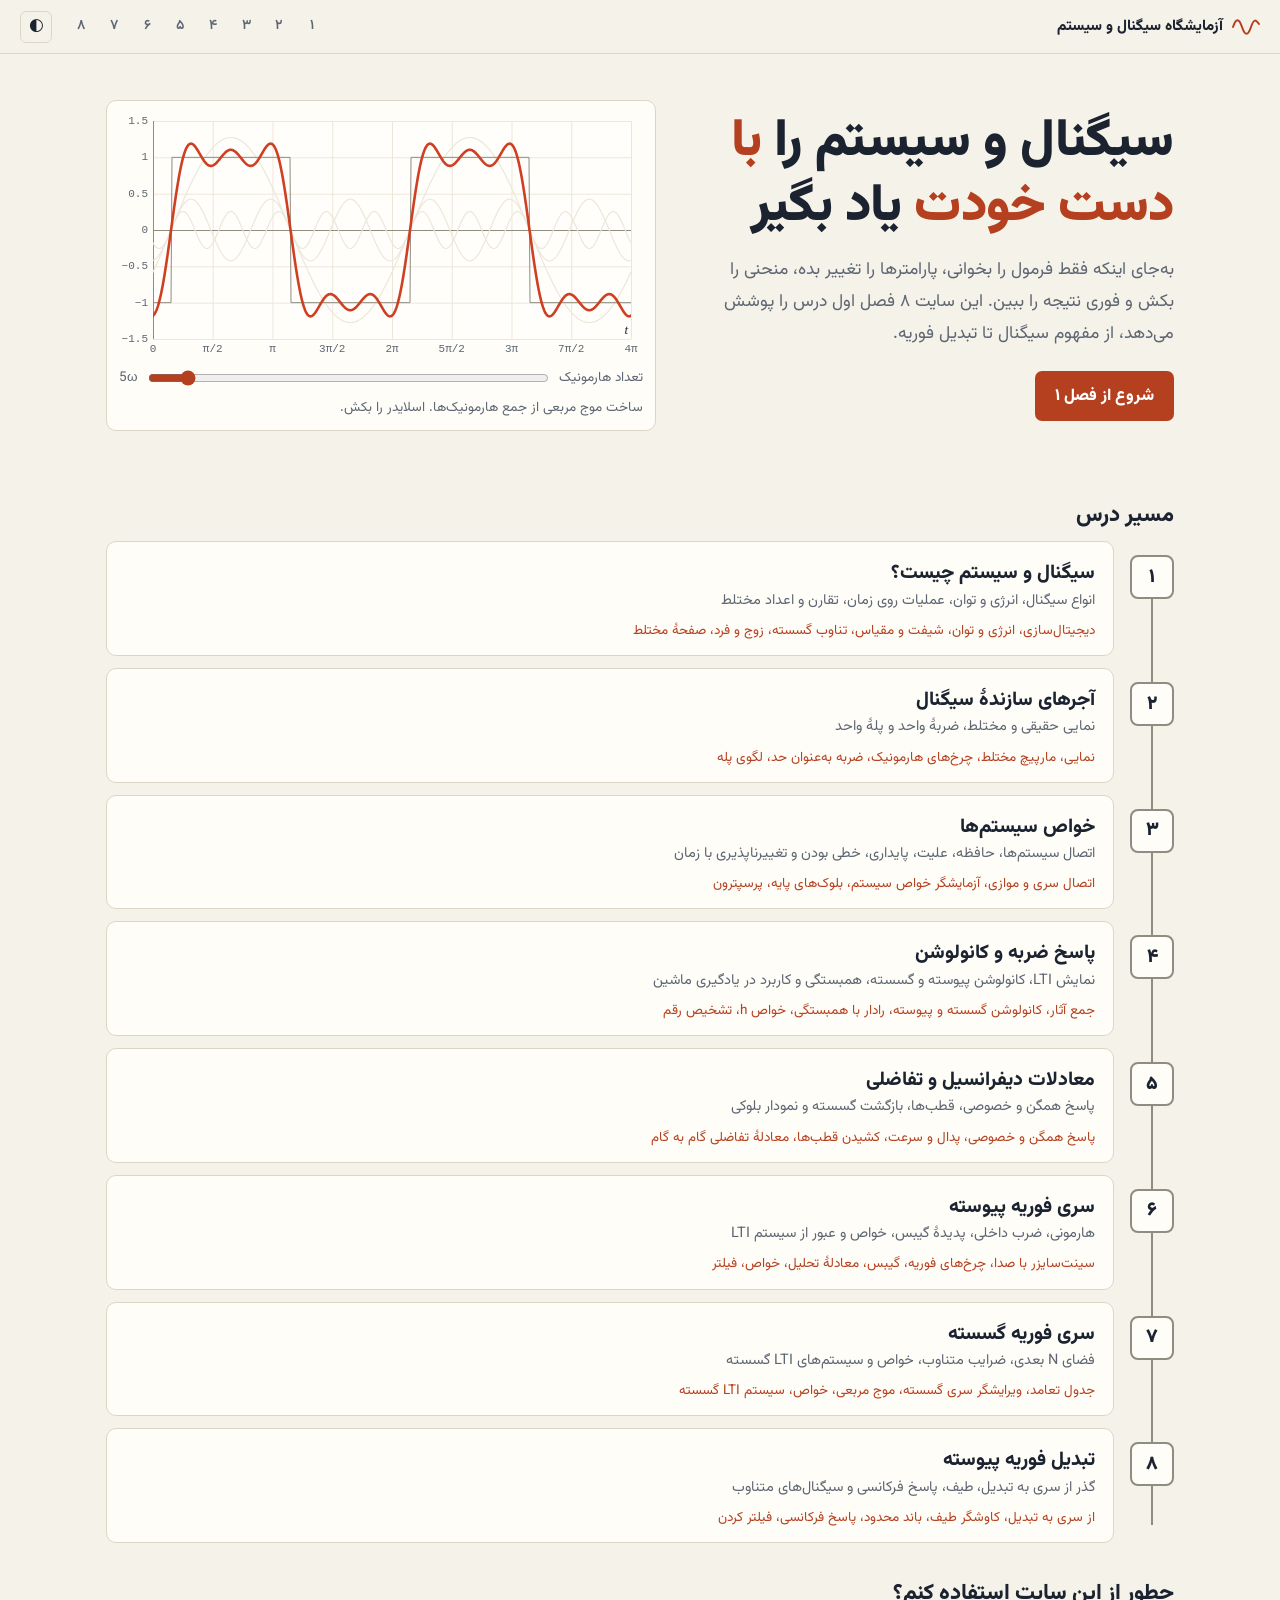
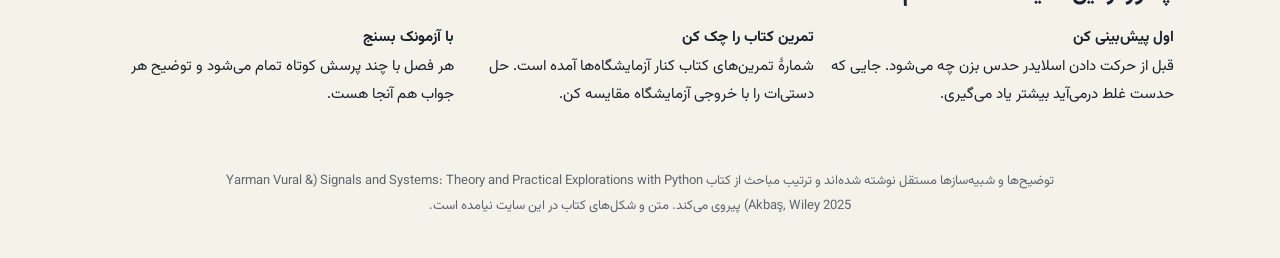
<file: index.html>
<!doctype html>
<html lang="fa" dir="rtl">
<head>
<meta charset="utf-8">
<meta name="viewport" content="width=device-width,initial-scale=1">
<title>آزمایشگاه سیگنال و سیستم</title>
<meta name="description" content="یادگیری تعاملی سیگنال و سیستم به فارسی: از مفاهیم پایه تا کانولوشن، سری فوریه و تبدیل فوریه با بیش از ۴۰ شبیه‌ساز.">
<link rel="icon" href="data:image/svg+xml,%3Csvg xmlns='http://www.w3.org/2000/svg' viewBox='0 0 28 28'%3E%3Crect width='28' height='28' rx='6' fill='%23b5401f'/%3E%3Cpath d='M3 14c3-10 6-10 9 0s6 10 9 0 3-6 4-4' fill='none' stroke='white' stroke-width='2.4' stroke-linecap='round'/%3E%3C/svg%3E">
<link rel="stylesheet" href="assets/vendor/katex/katex.min.css">
<link rel="stylesheet" href="assets/style.css">
<script defer src="assets/vendor/katex/katex.min.js"></script>
<script defer src="assets/vendor/katex/auto-render.min.js"></script>
<script defer src="assets/lib.js"></script>
<script defer src="assets/home.js"></script>
</head>
<body data-ch="">
<main class="home" style="max-width:1100px;padding-top:0">
  <section class="hero">
    <div>
      <h1>سیگنال و سیستم را <em>با دست خودت</em> یاد بگیر</h1>
      <p>به‌جای اینکه فقط فرمول را بخوانی، پارامترها را تغییر بده، منحنی را بکش و فوری نتیجه را ببین. این سایت ۸ فصل اول درس را پوشش می‌دهد، از مفهوم سیگنال تا تبدیل فوریه.</p>
      <a class="cta" href="ch1.html">شروع از فصل ۱</a>
    </div>
    <figure class="hero-fig" style="margin:0">
      <div id="hero"></div>
      <div class="hero-ctl"><label for="hero-n">تعداد هارمونیک</label><input id="hero-n" type="range" dir="ltr" min="1" max="25" step="1" value="3"><output id="hero-o" class="ltr">3</output></div>
      <figcaption>ساخت موج مربعی از جمع هارمونیک‌ها. اسلایدر را بکش.</figcaption>
    </figure>
  </section>

  <h2 class="sec-h">مسیر درس</h2>
  <ol class="path" id="path"></ol>

  <h2 class="sec-h">چطور از این سایت استفاده کنم؟</h2>
  <div class="note-how">
    <div><b>اول پیش‌بینی کن</b>قبل از حرکت دادن اسلایدر حدس بزن چه می‌شود. جایی که حدست غلط درمی‌آید بیشتر یاد می‌گیری.</div>
    <div><b>تمرین کتاب را چک کن</b>شمارهٔ تمرین‌های کتاب کنار آزمایشگاه‌ها آمده است. حل دستی‌ات را با خروجی آزمایشگاه مقایسه کن.</div>
    <div><b>با آزمونک بسنج</b>هر فصل با چند پرسش کوتاه تمام می‌شود و توضیح هر جواب هم آنجا هست.</div>
  </div>
</main>
</body>
</html>
</file>
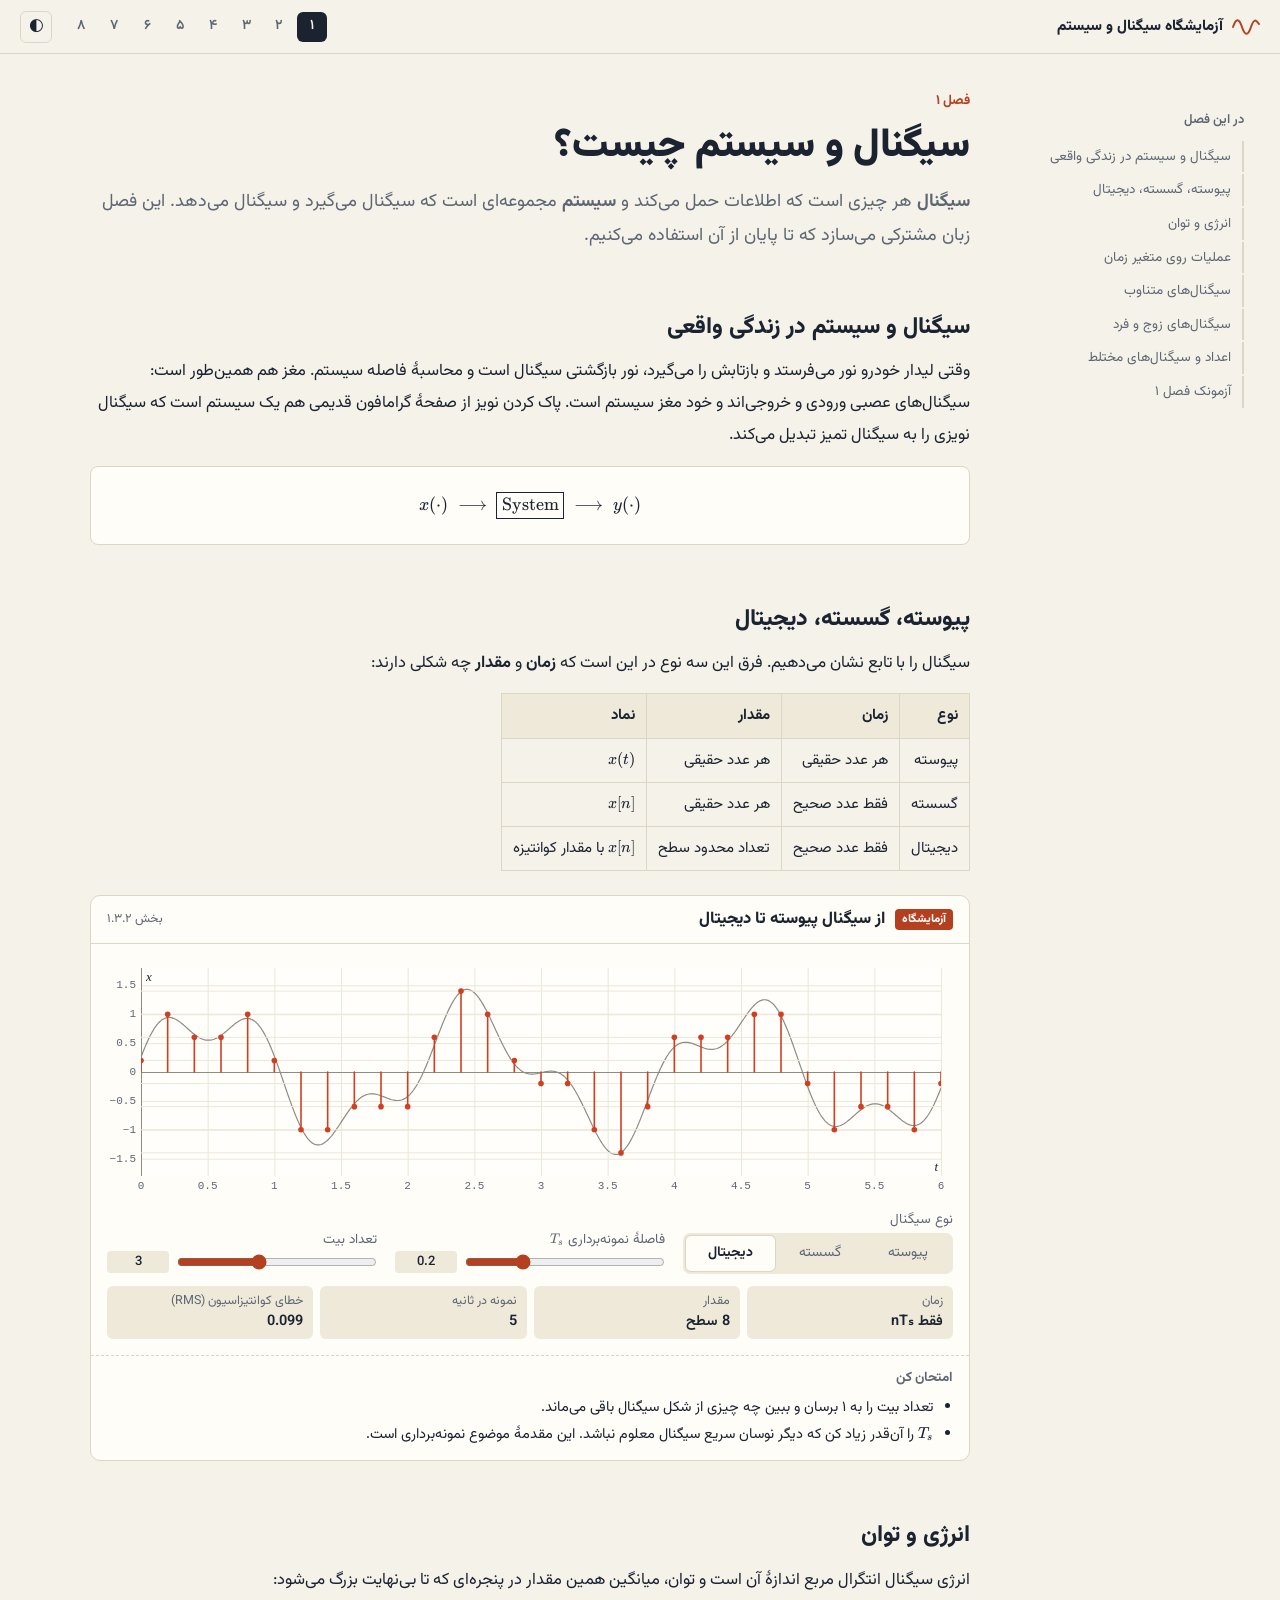
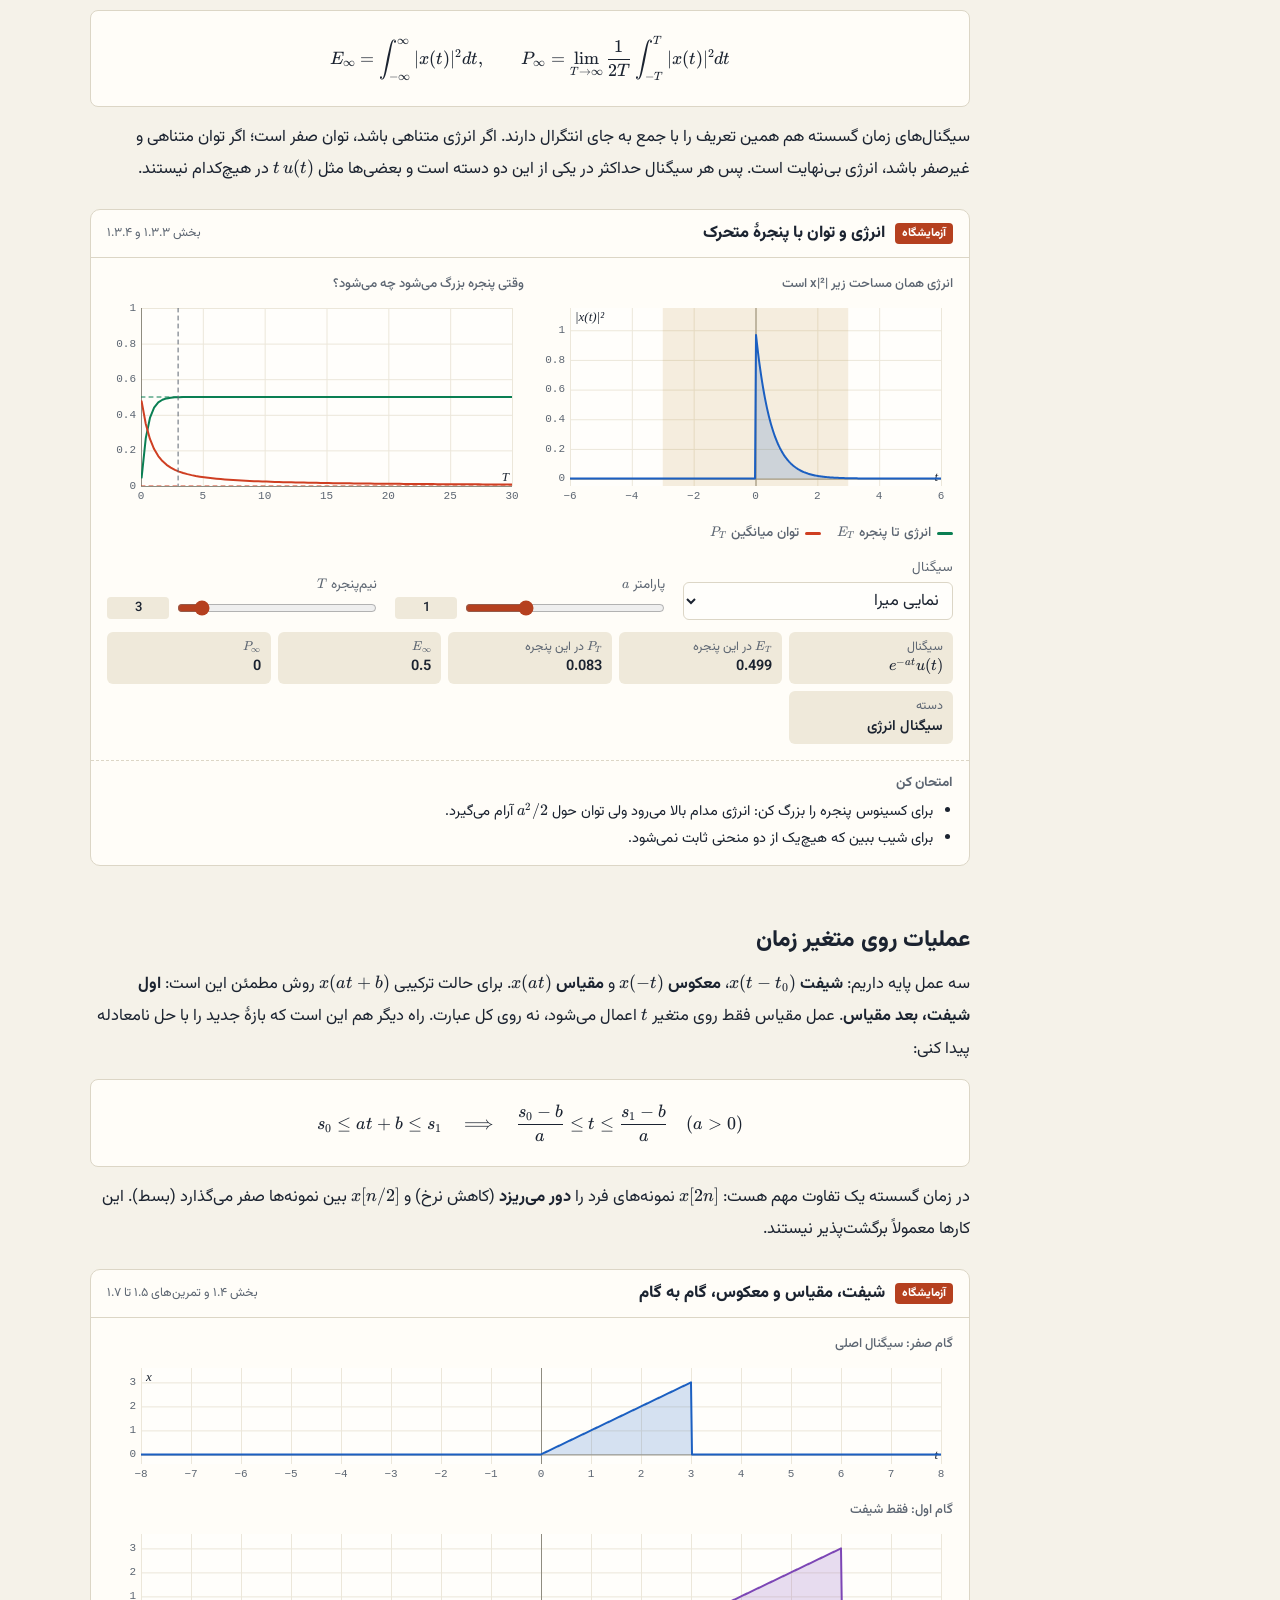
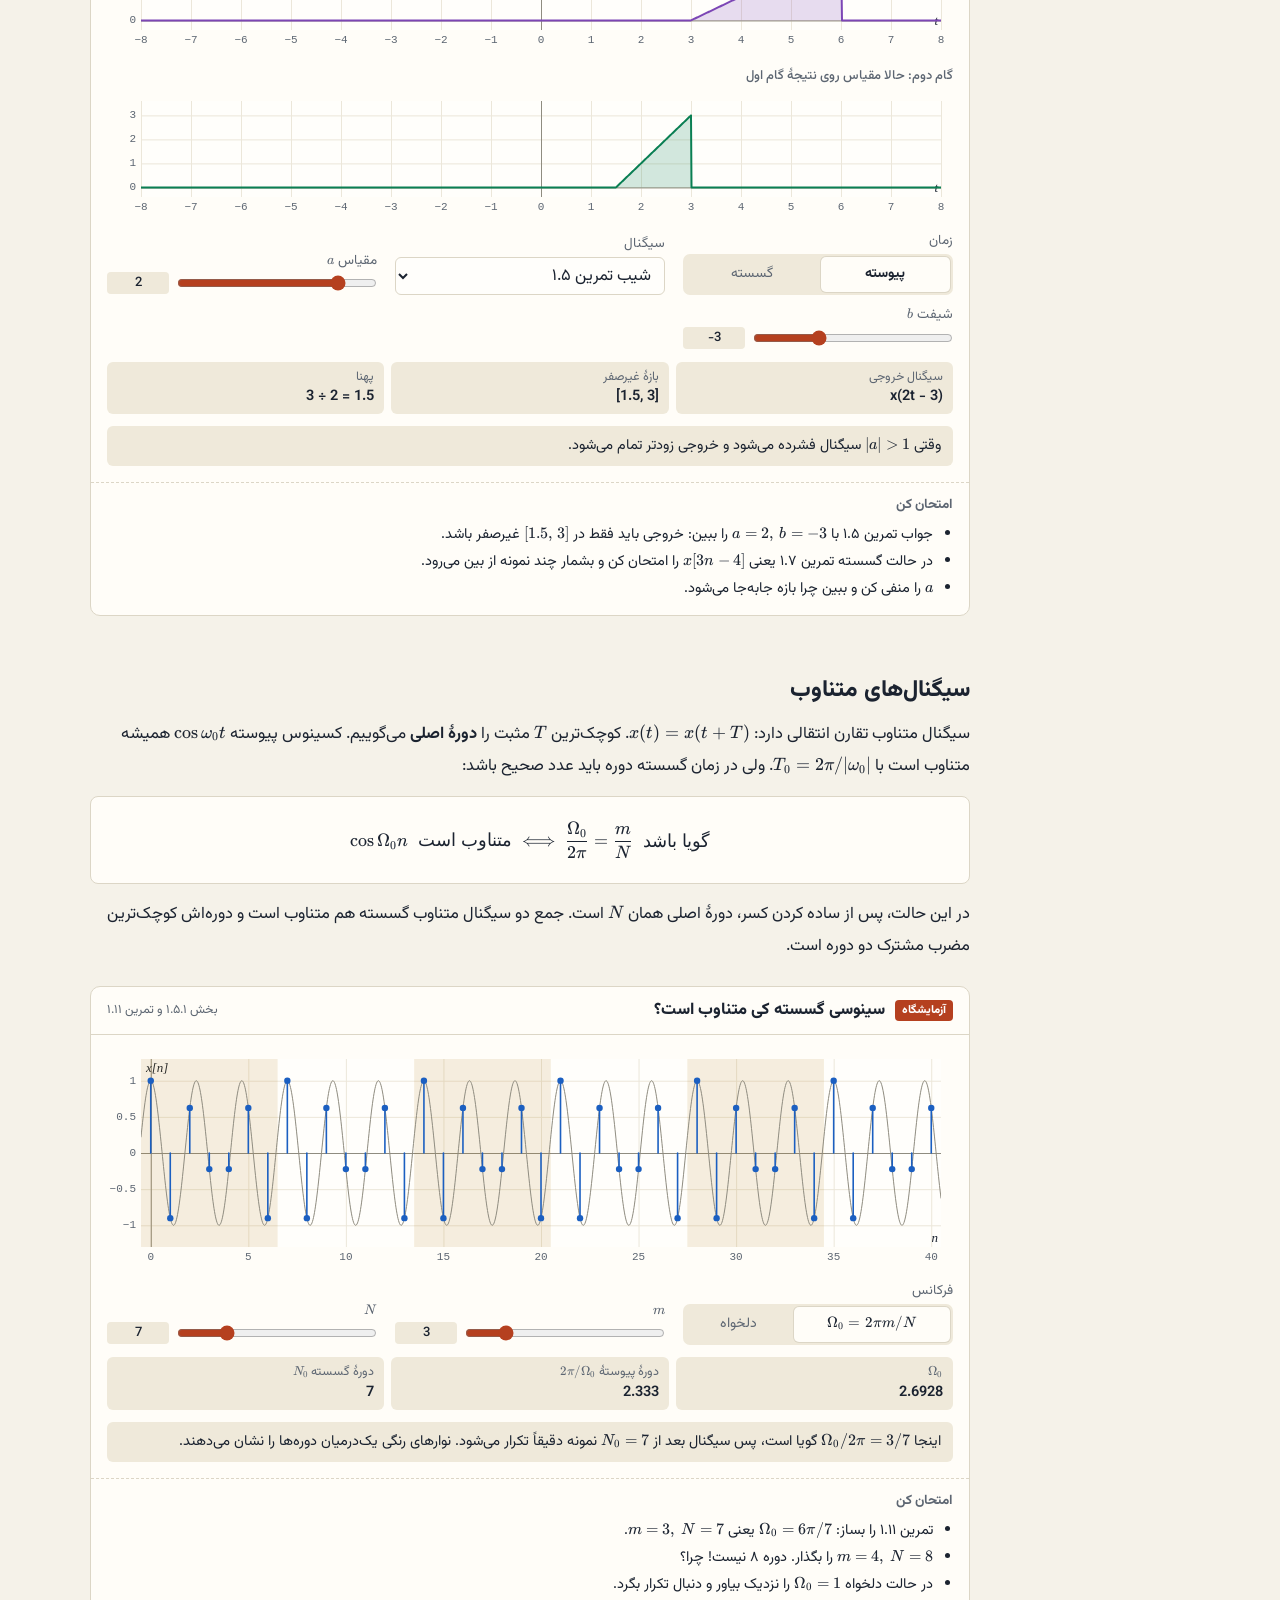
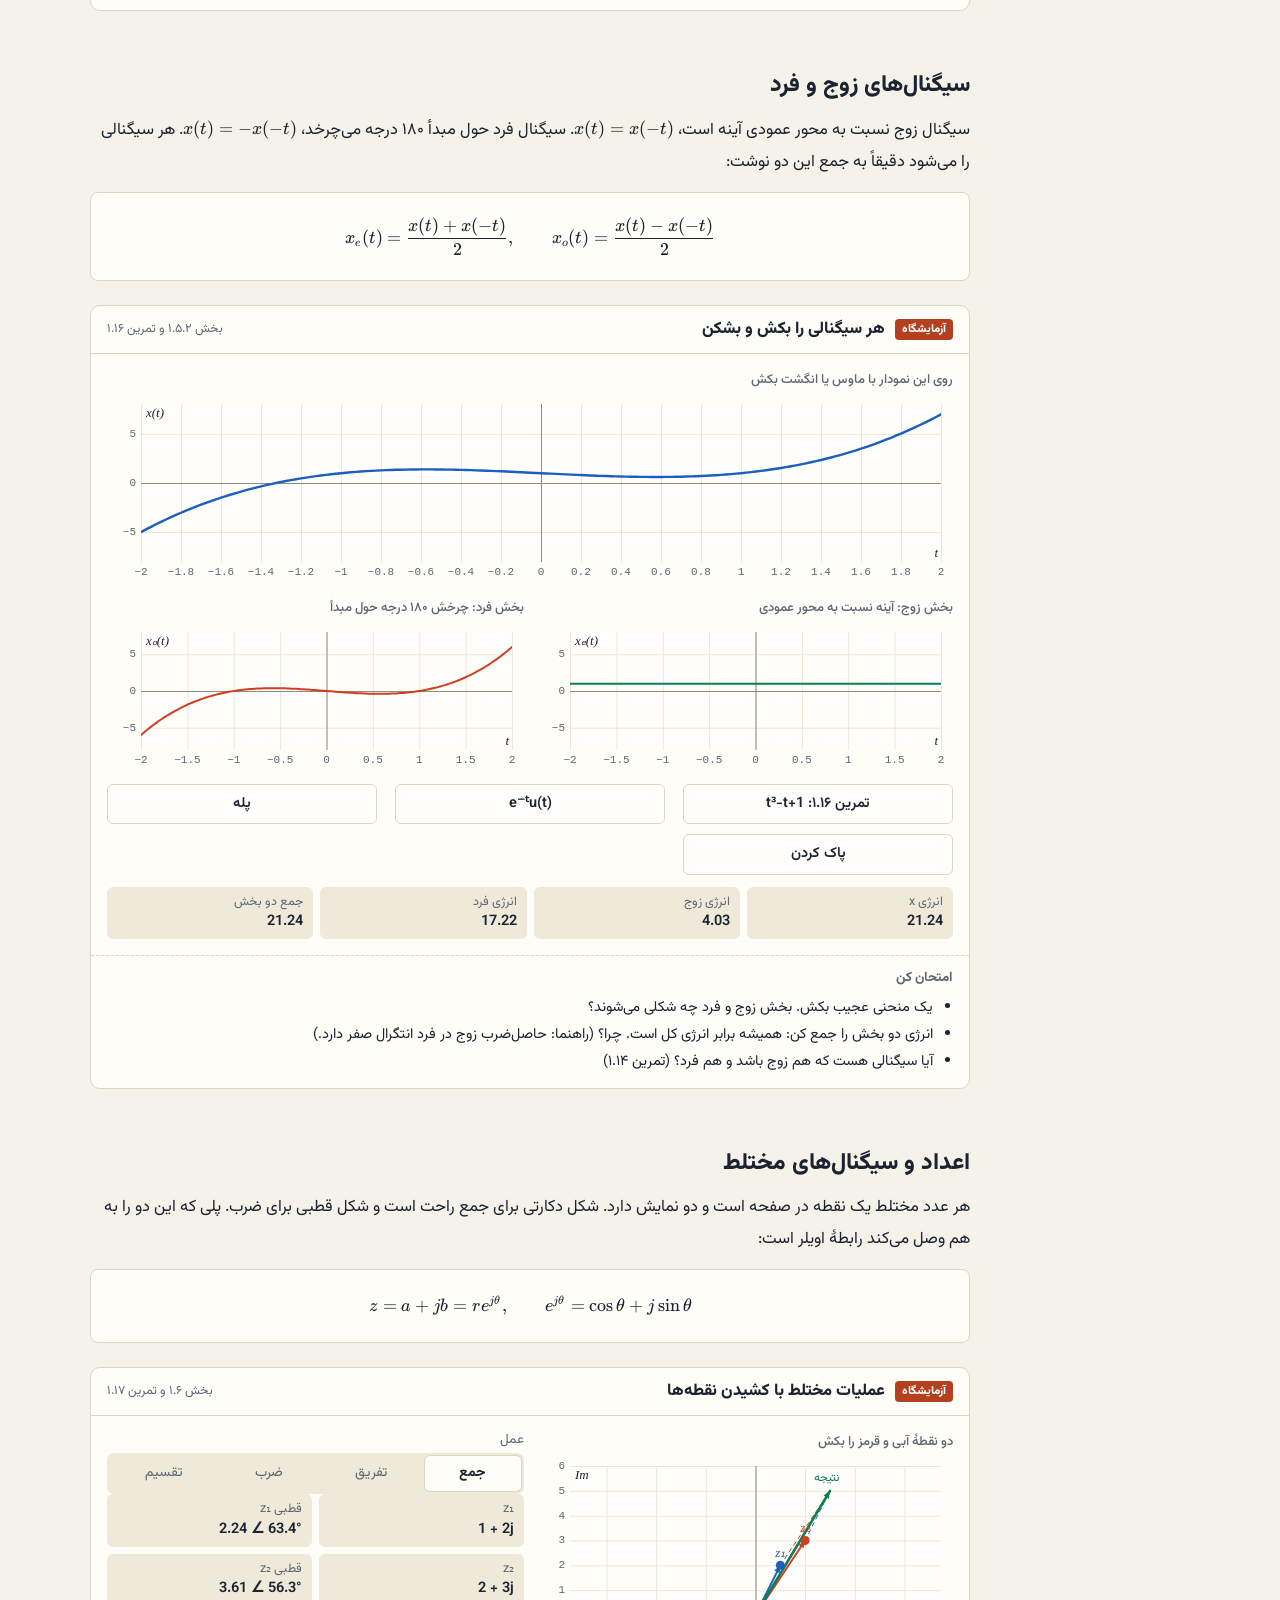
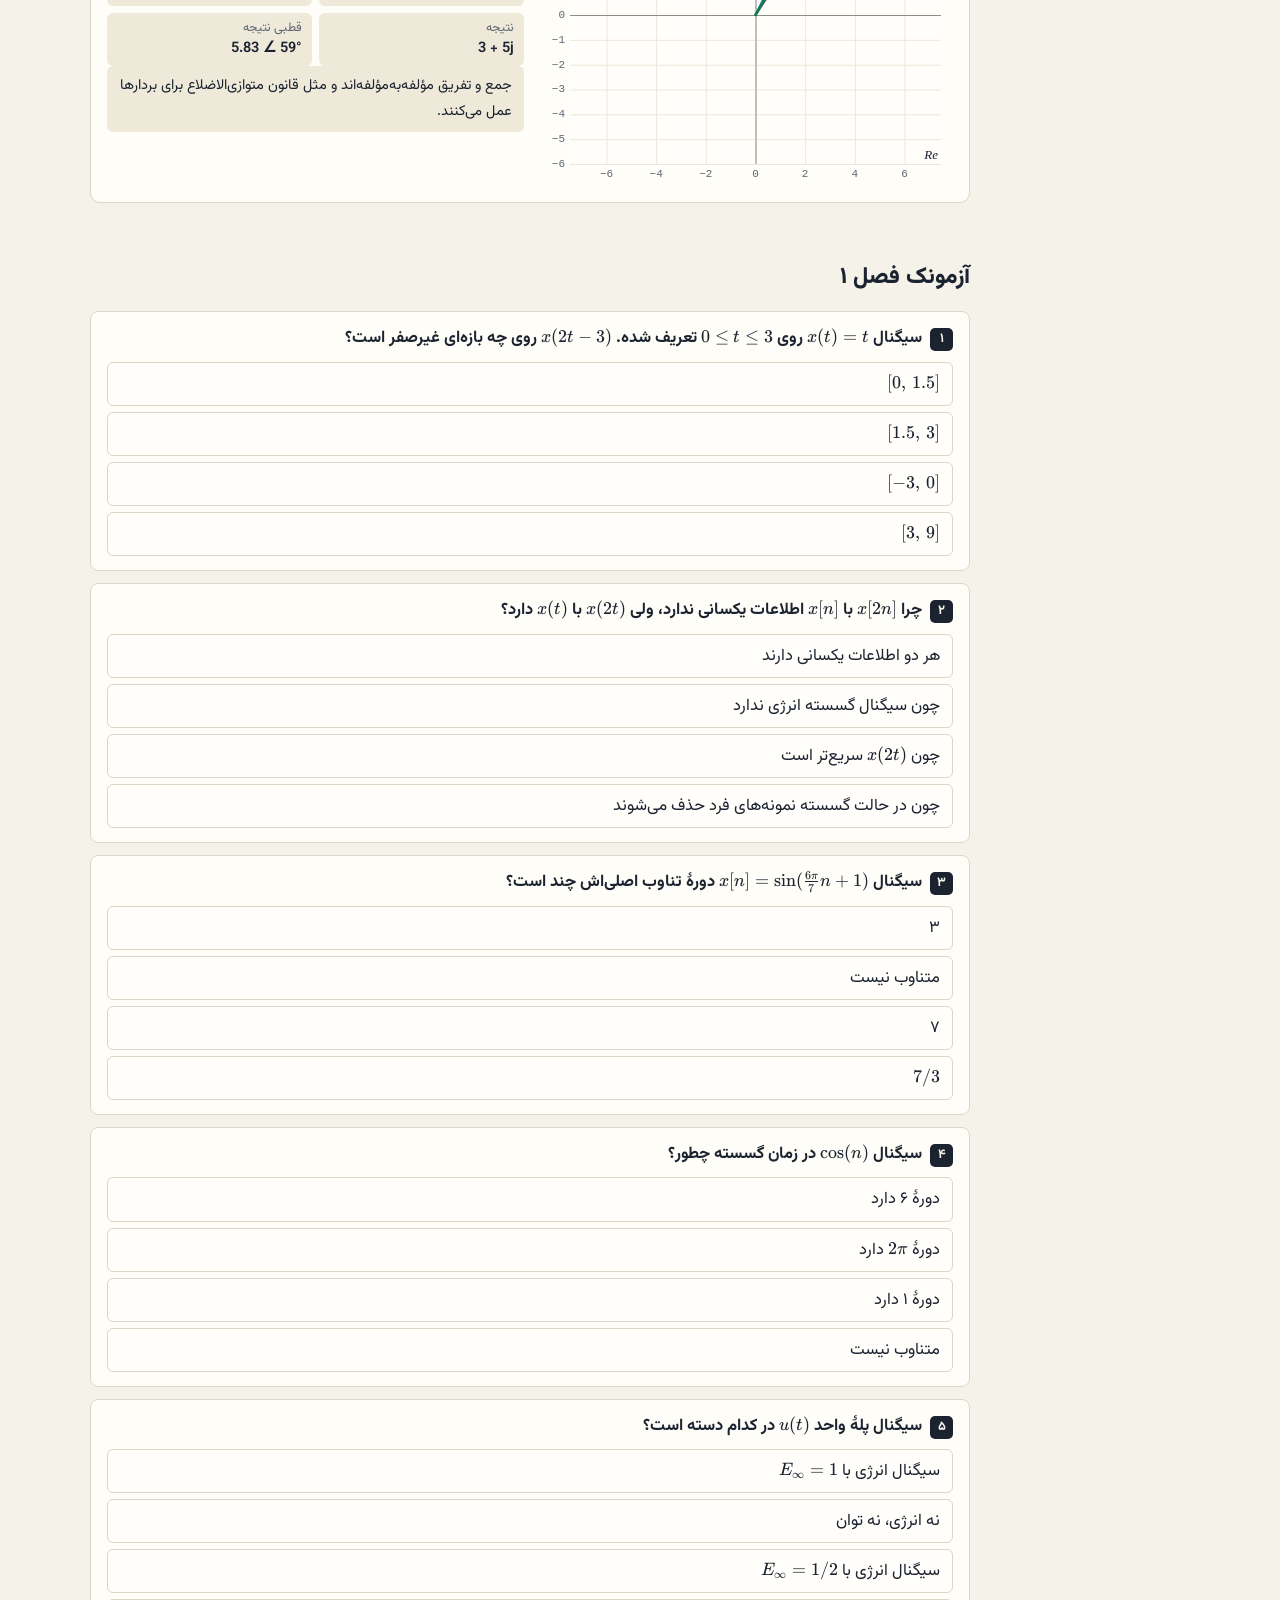
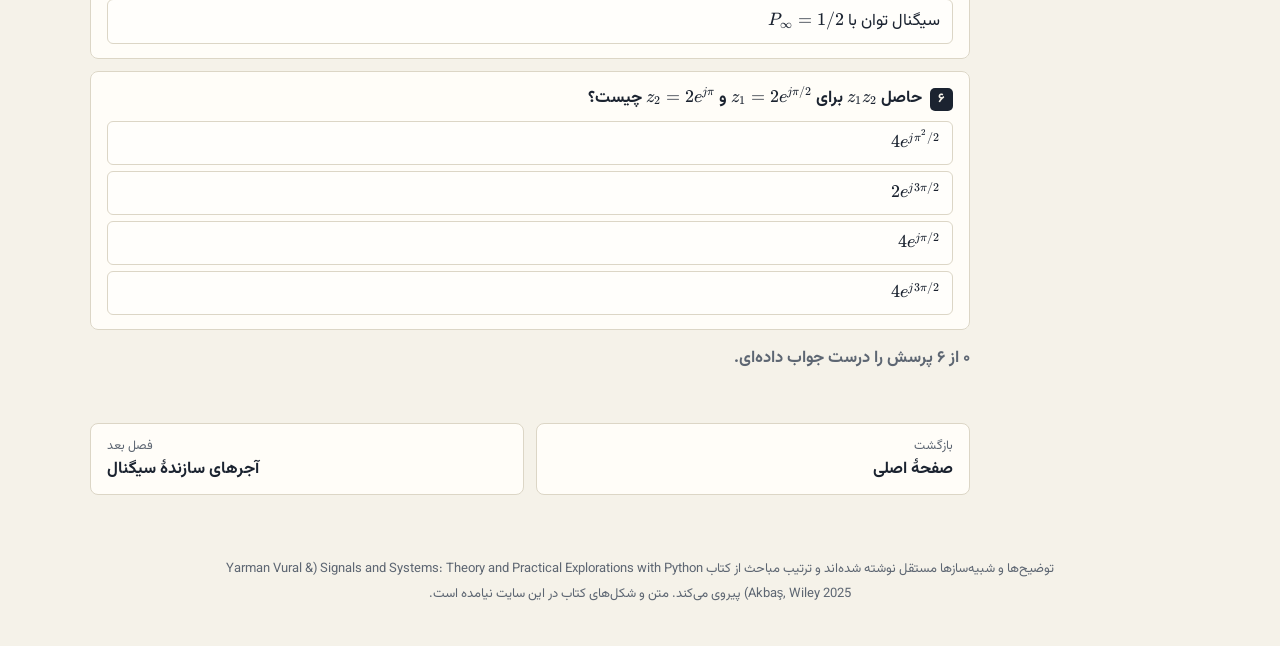
<file: ch1.html>
<!doctype html>
<html lang="fa" dir="rtl">
<head>
<meta charset="utf-8">
<meta name="viewport" content="width=device-width,initial-scale=1">
<title>سیگنال و سیستم چیست؟ | آزمایشگاه سیگنال و سیستم</title>
<meta name="description" content="مفاهیم پایهٔ سیگنال و سیستم با آزمایشگاه تعاملی: انواع سیگنال، انرژی و توان، عملیات زمانی، تقارن و اعداد مختلط">
<link rel="icon" href="data:image/svg+xml,%3Csvg xmlns='http://www.w3.org/2000/svg' viewBox='0 0 28 28'%3E%3Crect width='28' height='28' rx='6' fill='%23b5401f'/%3E%3Cpath d='M3 14c3-10 6-10 9 0s6 10 9 0 3-6 4-4' fill='none' stroke='white' stroke-width='2.4' stroke-linecap='round'/%3E%3C/svg%3E">
<link rel="stylesheet" href="assets/vendor/katex/katex.min.css">
<link rel="stylesheet" href="assets/style.css">
<script defer src="assets/vendor/katex/katex.min.js"></script>
<script defer src="assets/vendor/katex/auto-render.min.js"></script>
<script defer src="assets/lib.js"></script>
<script defer src="assets/labs/ch1.js"></script>
</head>
<body data-ch="ch1">
<div class="page">
<main>
<p class="kicker">فصل ۱</p>
<h1>سیگنال و سیستم چیست؟</h1>
<p class="lead"><b>سیگنال</b> هر چیزی است که اطلاعات حمل می‌کند و <b>سیستم</b> مجموعه‌ای است که سیگنال می‌گیرد و سیگنال می‌دهد. این فصل زبان مشترکی می‌سازد که تا پایان از آن استفاده می‌کنیم.</p>

<h2>سیگنال و سیستم در زندگی واقعی</h2>
<p>وقتی لیدار خودرو نور می‌فرستد و بازتابش را می‌گیرد، نور بازگشتی سیگنال است و محاسبهٔ فاصله سیستم. مغز هم همین‌طور است: سیگنال‌های عصبی ورودی و خروجی‌اند و خود مغز سیستم است. پاک کردن نویز از صفحهٔ گرامافون قدیمی هم یک سیستم است که سیگنال نویزی را به سیگنال تمیز تبدیل می‌کند.</p>
<div class="eq-box">$$x(\cdot)\;\longrightarrow\;\boxed{\text{System}}\;\longrightarrow\;y(\cdot)$$</div>

<h2>پیوسته، گسسته، دیجیتال</h2>
<p>سیگنال را با تابع نشان می‌دهیم. فرق این سه نوع در این است که <b>زمان</b> و <b>مقدار</b> چه شکلی دارند:</p>
<table class="tbl"><tr><th>نوع</th><th>زمان</th><th>مقدار</th><th>نماد</th></tr>
<tr><td>پیوسته</td><td>هر عدد حقیقی</td><td>هر عدد حقیقی</td><td>$x(t)$</td></tr>
<tr><td>گسسته</td><td>فقط عدد صحیح</td><td>هر عدد حقیقی</td><td>$x[n]$</td></tr>
<tr><td>دیجیتال</td><td>فقط عدد صحیح</td><td>تعداد محدود سطح</td><td>$x[n]$ با مقدار کوانتیزه</td></tr></table>
<div class="lab" data-lab="signal-types" data-title="از سیگنال پیوسته تا دیجیتال" data-ref="بخش ۱.۳.۲">
<p>امتحان کن</p><ul><li>تعداد بیت را به ۱ برسان و ببین چه چیزی از شکل سیگنال باقی می‌ماند.</li><li>$T_s$ را آن‌قدر زیاد کن که دیگر نوسان سریع سیگنال معلوم نباشد. این مقدمهٔ موضوع نمونه‌برداری است.</li></ul></div>

<h2>انرژی و توان</h2>
<p>انرژی سیگنال انتگرال مربع اندازهٔ آن است و توان، میانگین همین مقدار در پنجره‌ای که تا بی‌نهایت بزرگ می‌شود:</p>
<div class="eq-box">$$E_\infty=\int_{-\infty}^{\infty}|x(t)|^2dt,\qquad P_\infty=\lim_{T\to\infty}\frac{1}{2T}\int_{-T}^{T}|x(t)|^2dt$$</div>
<p>سیگنال‌های زمان گسسته هم همین تعریف را با جمع به جای انتگرال دارند. اگر انرژی متناهی باشد، توان صفر است؛ اگر توان متناهی و غیرصفر باشد، انرژی بی‌نهایت است. پس هر سیگنال حداکثر در یکی از این دو دسته است و بعضی‌ها مثل $t\,u(t)$ در هیچ‌کدام نیستند.</p>
<div class="lab" data-lab="energy-power" data-title="انرژی و توان با پنجرهٔ متحرک" data-ref="بخش ۱.۳.۳ و ۱.۳.۴">
<p>امتحان کن</p><ul><li>برای کسینوس پنجره را بزرگ کن: انرژی مدام بالا می‌رود ولی توان حول $a^2/2$ آرام می‌گیرد.</li><li>برای شیب ببین که هیچ‌یک از دو منحنی ثابت نمی‌شود.</li></ul></div>

<h2>عملیات روی متغیر زمان</h2>
<p>سه عمل پایه داریم: <b>شیفت</b> $x(t-t_0)$، <b>معکوس</b> $x(-t)$ و <b>مقیاس</b> $x(at)$. برای حالت ترکیبی $x(at+b)$ روش مطمئن این است: <b>اول شیفت، بعد مقیاس</b>. عمل مقیاس فقط روی متغیر $t$ اعمال می‌شود، نه روی کل عبارت. راه دیگر هم این است که بازهٔ جدید را با حل نامعادله پیدا کنی:</p>
<div class="eq-box">$$s_0\le at+b\le s_1\quad\Longrightarrow\quad \frac{s_0-b}{a}\le t\le\frac{s_1-b}{a}\quad (a>0)$$</div>
<p>در زمان گسسته یک تفاوت مهم هست: $x[2n]$ نمونه‌های فرد را <b>دور می‌ریزد</b> (کاهش نرخ) و $x[n/2]$ بین نمونه‌ها صفر می‌گذارد (بسط). این کارها معمولاً برگشت‌پذیر نیستند.</p>
<div class="lab" data-lab="time-ops" data-title="شیفت، مقیاس و معکوس، گام به گام" data-ref="بخش ۱.۴ و تمرین‌های ۱.۵ تا ۱.۷">
<p>امتحان کن</p><ul><li>جواب تمرین ۱.۵ با $a=2,\ b=-3$ را ببین: خروجی باید فقط در $[1.5,\,3]$ غیرصفر باشد.</li><li>در حالت گسسته تمرین ۱.۷ یعنی $x[3n-4]$ را امتحان کن و بشمار چند نمونه از بین می‌رود.</li><li>$a$ را منفی کن و ببین چرا بازه جابه‌جا می‌شود.</li></ul></div>

<h2>سیگنال‌های متناوب</h2>
<p>سیگنال متناوب تقارن انتقالی دارد: $x(t)=x(t+T)$. کوچک‌ترین $T$ مثبت را <b>دورهٔ اصلی</b> می‌گوییم. کسینوس پیوسته $\cos\omega_0t$ همیشه متناوب است با $T_0=2\pi/|\omega_0|$. ولی در زمان گسسته دوره باید عدد صحیح باشد:</p>
<div class="eq-box">$$\cos\Omega_0n\ \text{ متناوب است}\iff \frac{\Omega_0}{2\pi}=\frac{m}{N}\ \text{ گویا باشد}$$</div>
<p>در این حالت، پس از ساده کردن کسر، دورهٔ اصلی همان $N$ است. جمع دو سیگنال متناوب گسسته هم متناوب است و دوره‌اش کوچک‌ترین مضرب مشترک دو دوره است.</p>
<div class="lab" data-lab="dt-periodic" data-title="سینوسی گسسته کی متناوب است؟" data-ref="بخش ۱.۵.۱ و تمرین ۱.۱۱">
<p>امتحان کن</p><ul><li>تمرین ۱.۱۱ را بساز: $\Omega_0=6\pi/7$ یعنی $m=3,\ N=7$.</li><li>$m=4,\ N=8$ را بگذار. دوره ۸ نیست! چرا؟</li><li>در حالت دلخواه $\Omega_0=1$ را نزدیک بیاور و دنبال تکرار بگرد.</li></ul></div>

<h2>سیگنال‌های زوج و فرد</h2>
<p>سیگنال زوج نسبت به محور عمودی آینه است، $x(t)=x(-t)$. سیگنال فرد حول مبدأ ۱۸۰ درجه می‌چرخد، $x(t)=-x(-t)$. هر سیگنالی را می‌شود دقیقاً به جمع این دو نوشت:</p>
<div class="eq-box">$$x_e(t)=\frac{x(t)+x(-t)}{2},\qquad x_o(t)=\frac{x(t)-x(-t)}{2}$$</div>
<div class="lab" data-lab="even-odd" data-title="هر سیگنالی را بکش و بشکن" data-ref="بخش ۱.۵.۲ و تمرین ۱.۱۶">
<p>امتحان کن</p><ul><li>یک منحنی عجیب بکش. بخش زوج و فرد چه شکلی می‌شوند؟</li><li>انرژی دو بخش را جمع کن: همیشه برابر انرژی کل است. چرا؟ (راهنما: حاصل‌ضرب زوج در فرد انتگرال صفر دارد.)</li><li>آیا سیگنالی هست که هم زوج باشد و هم فرد؟ (تمرین ۱.۱۴)</li></ul></div>

<h2>اعداد و سیگنال‌های مختلط</h2>
<p>هر عدد مختلط یک نقطه در صفحه است و دو نمایش دارد. شکل دکارتی برای جمع راحت است و شکل قطبی برای ضرب. پلی که این دو را به هم وصل می‌کند رابطهٔ اویلر است:</p>
<div class="eq-box">$$z=a+jb=re^{j\theta},\qquad e^{j\theta}=\cos\theta+j\sin\theta$$</div>
<div class="lab" data-lab="complex-plane" data-title="عملیات مختلط با کشیدن نقطه‌ها" data-ref="بخش ۱.۶ و تمرین ۱.۱۷"></div>

<h2>آزمونک فصل ۱</h2>
<div class="quiz" data-quiz="ch1"></div>
</main>
</div>
</body>
</html>
</file>
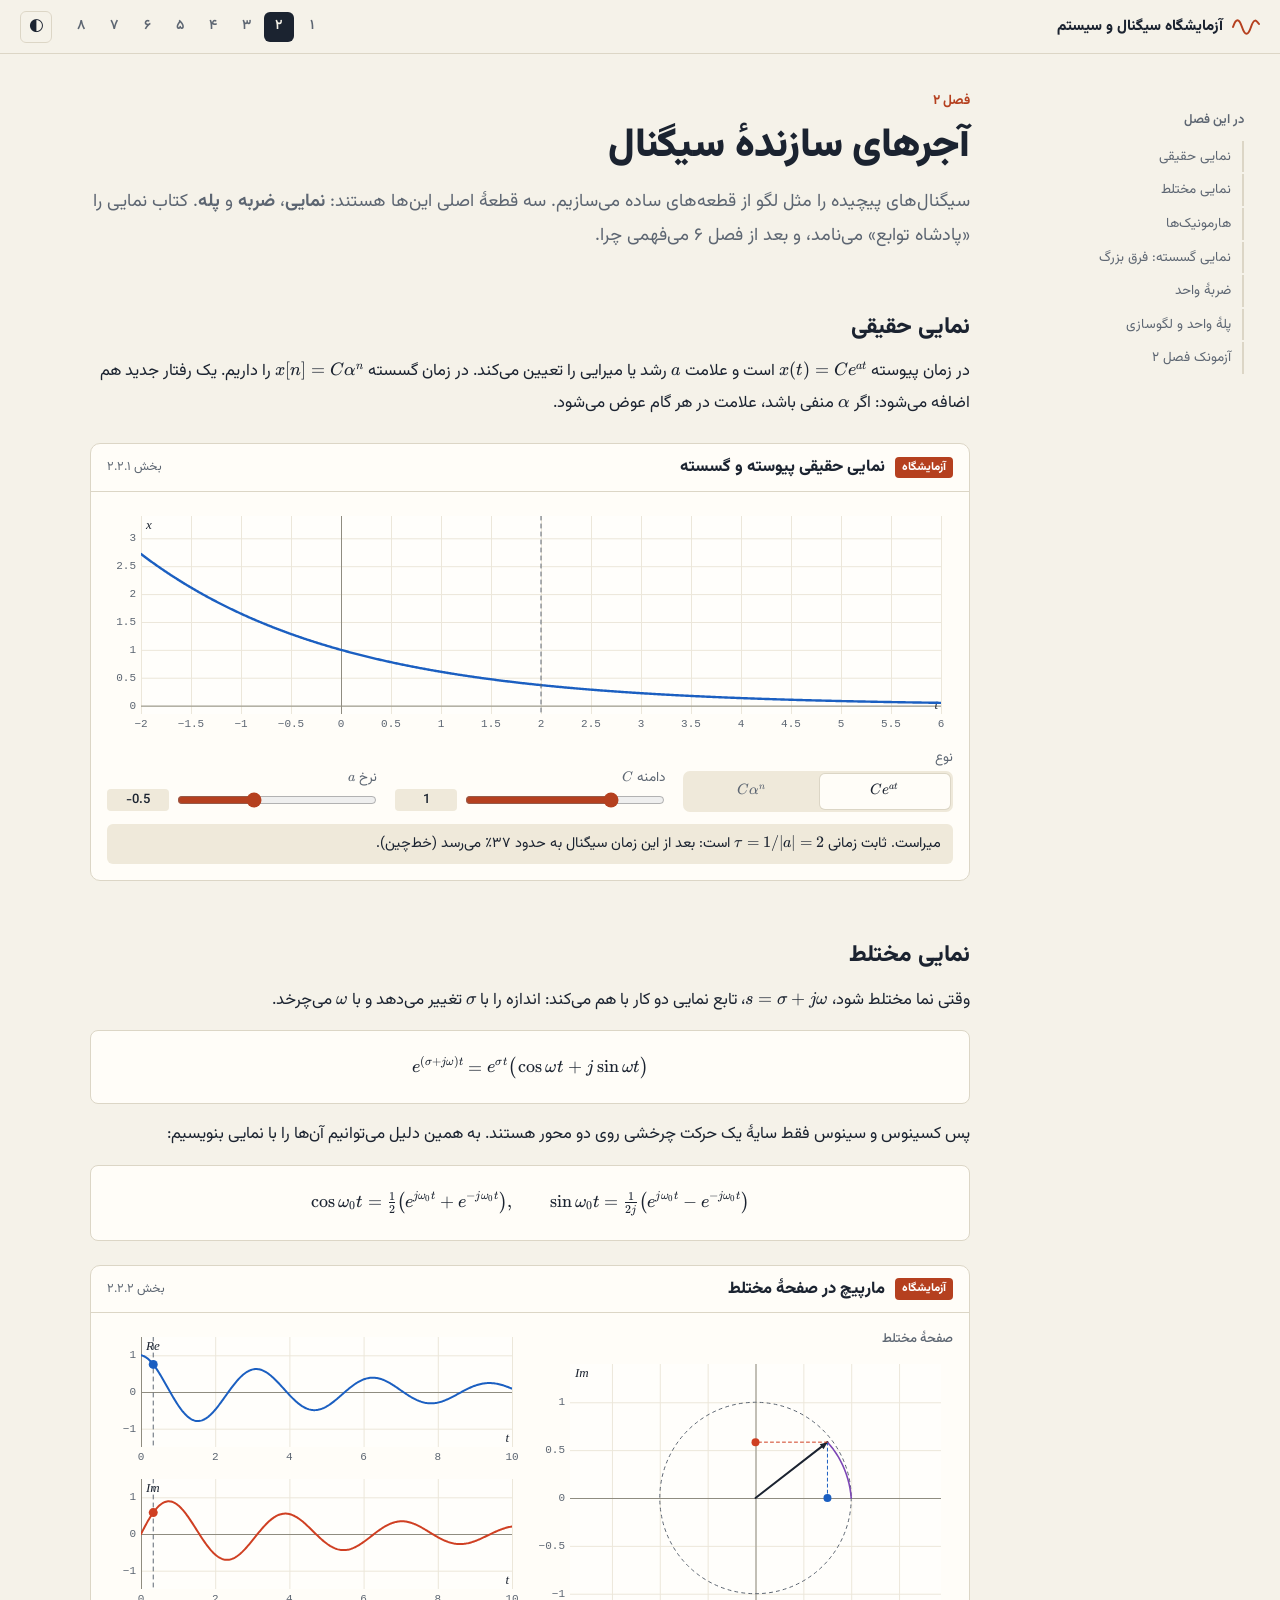
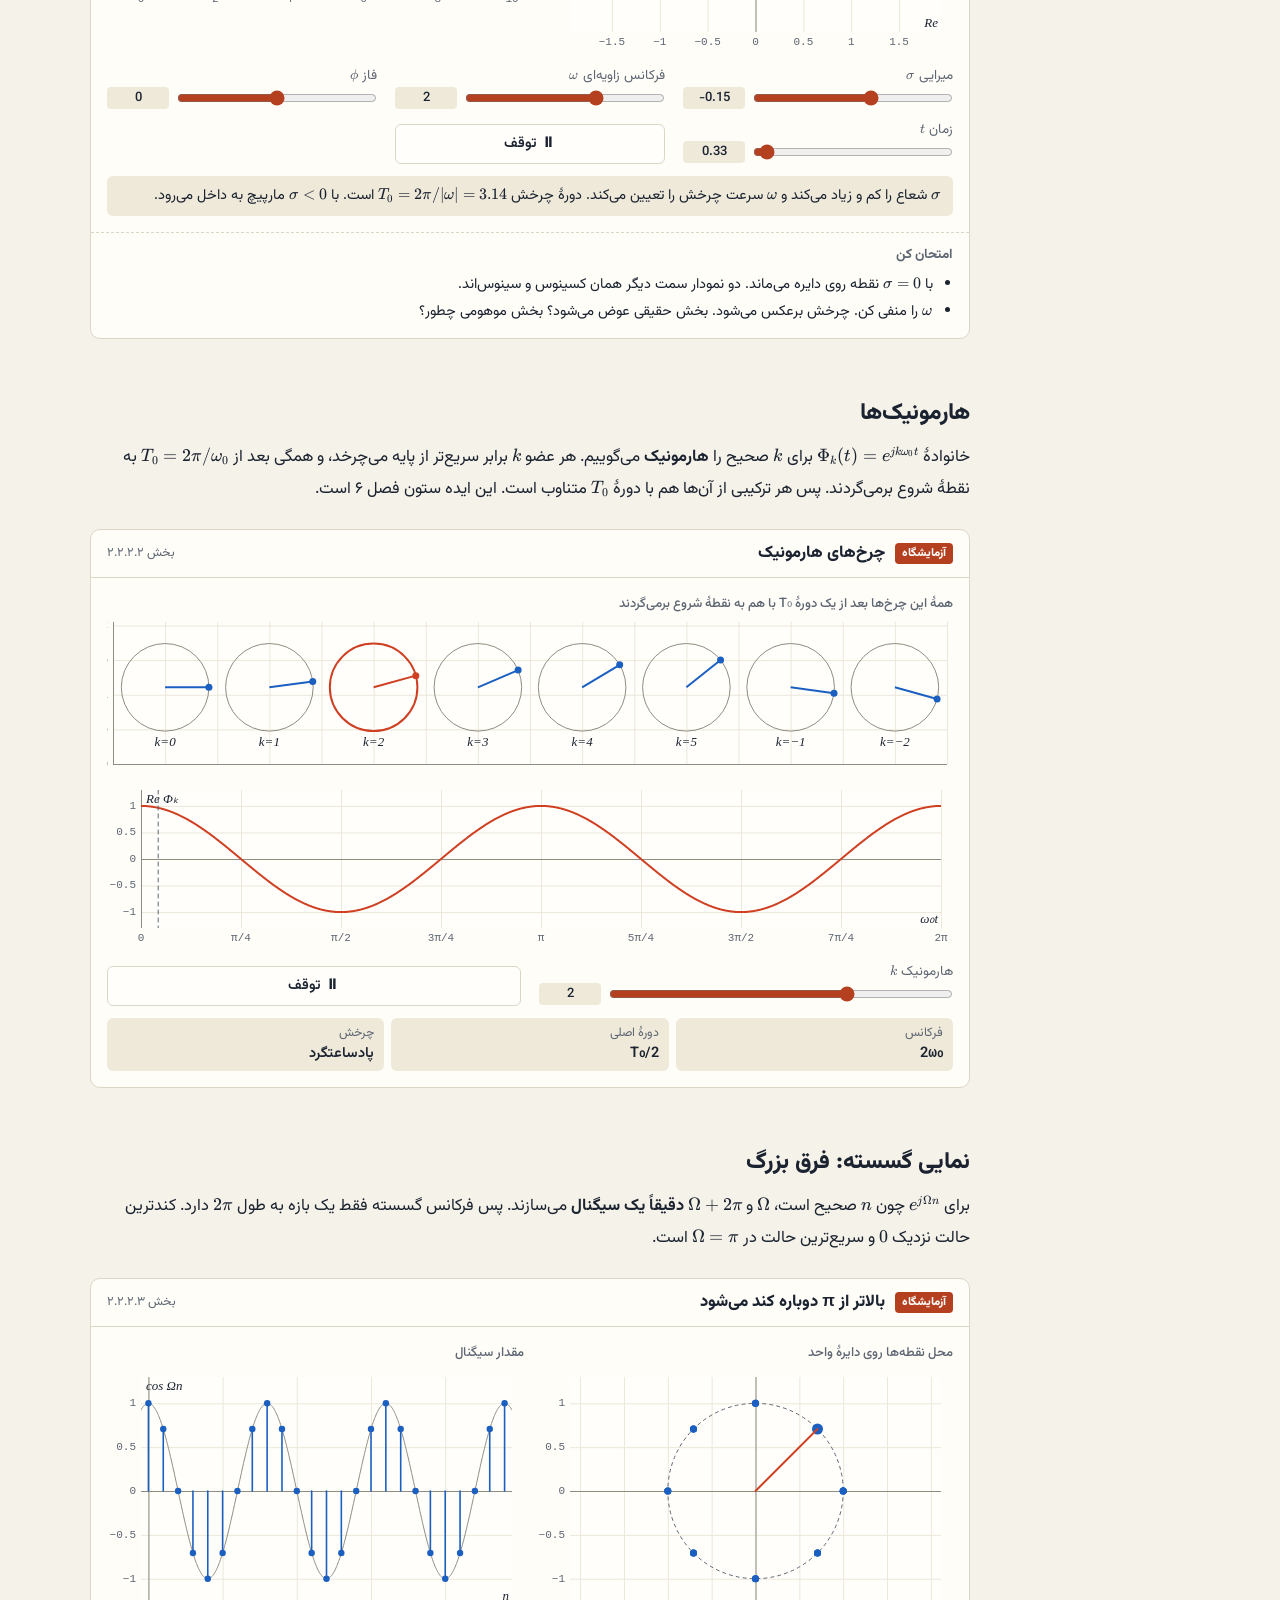
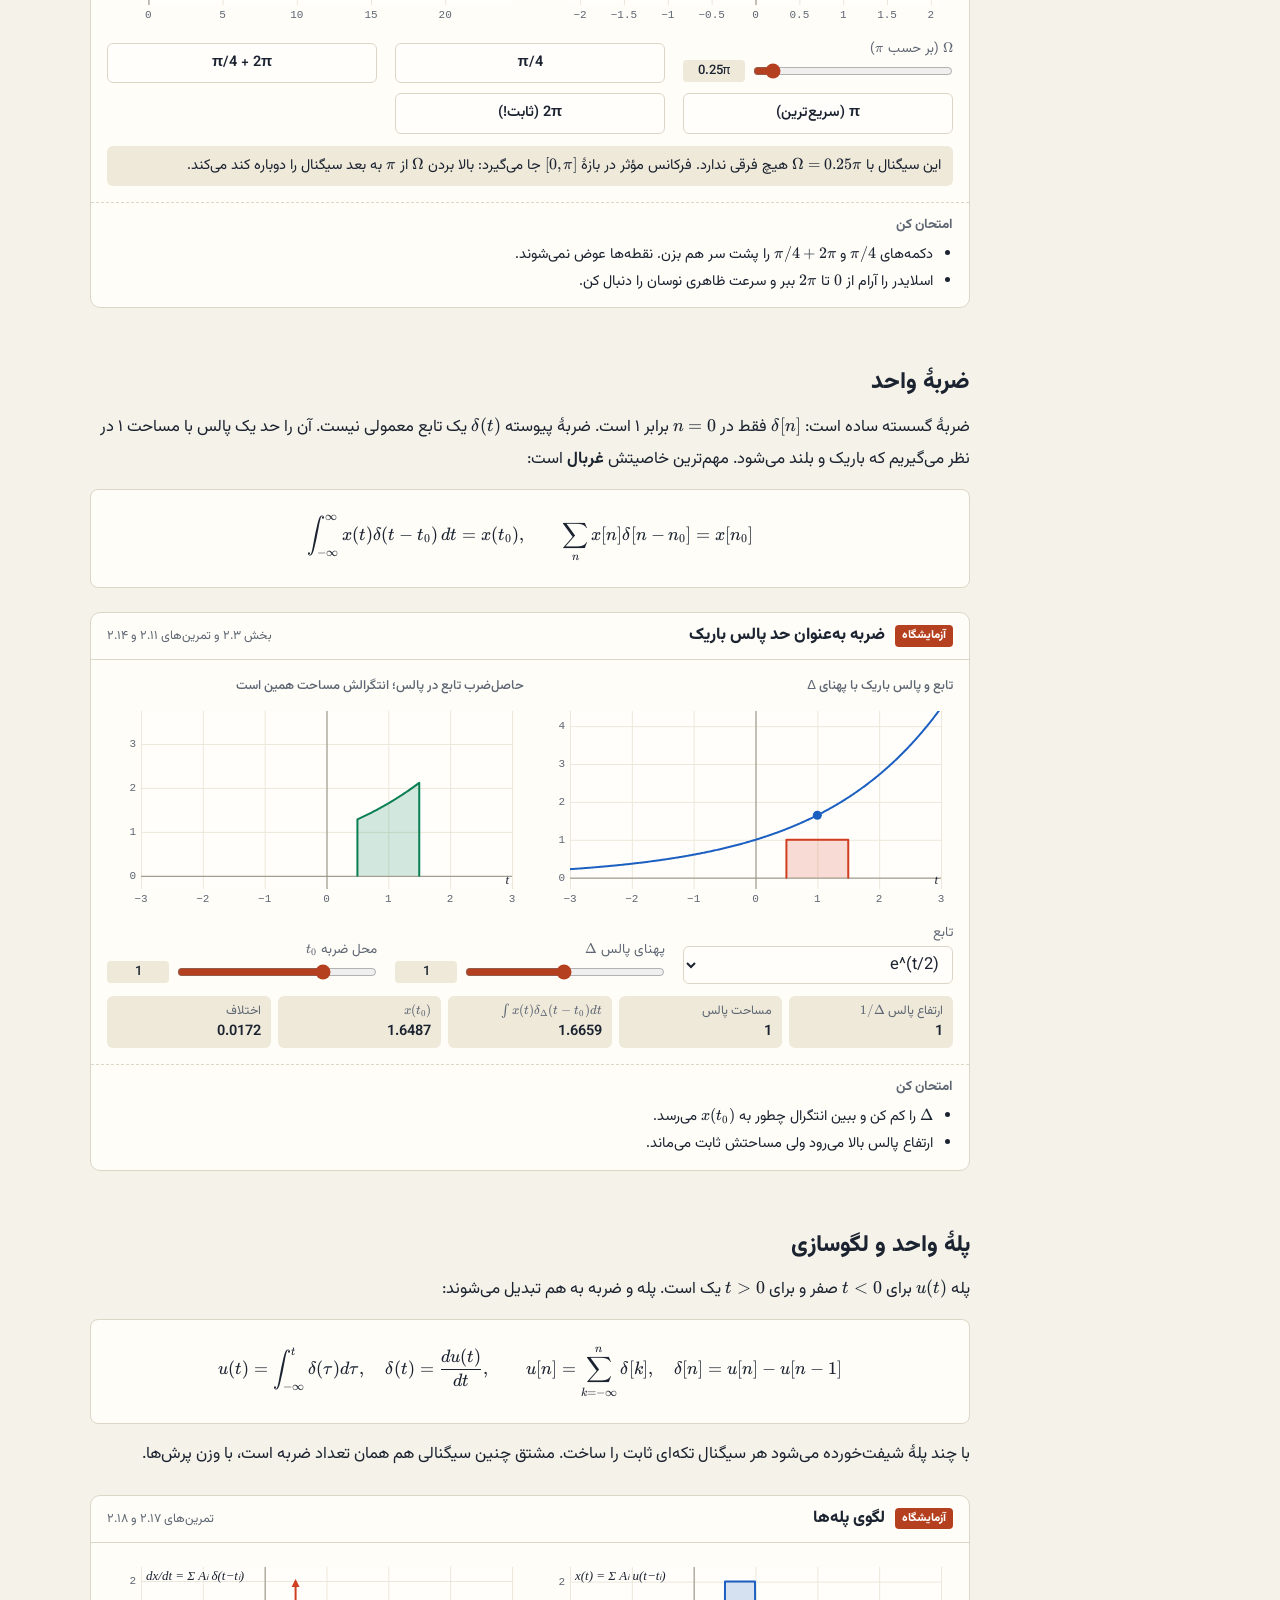
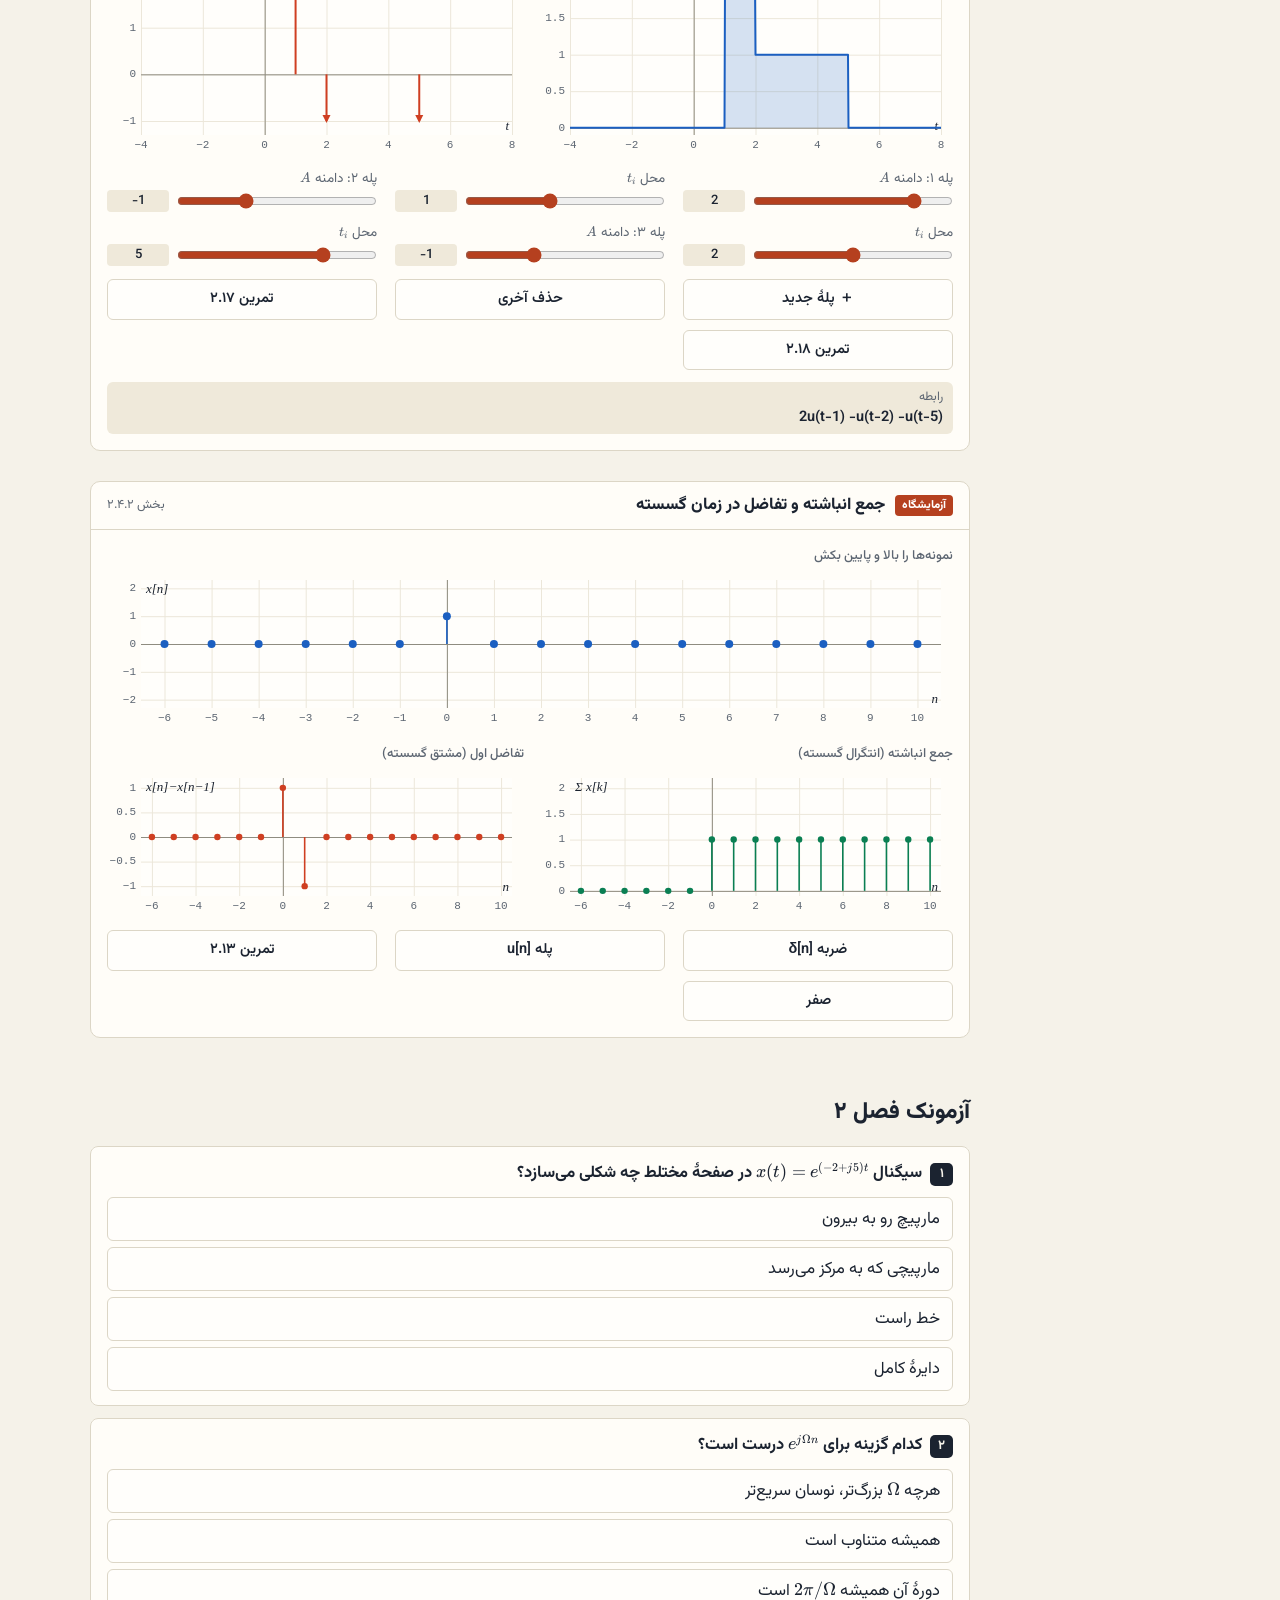
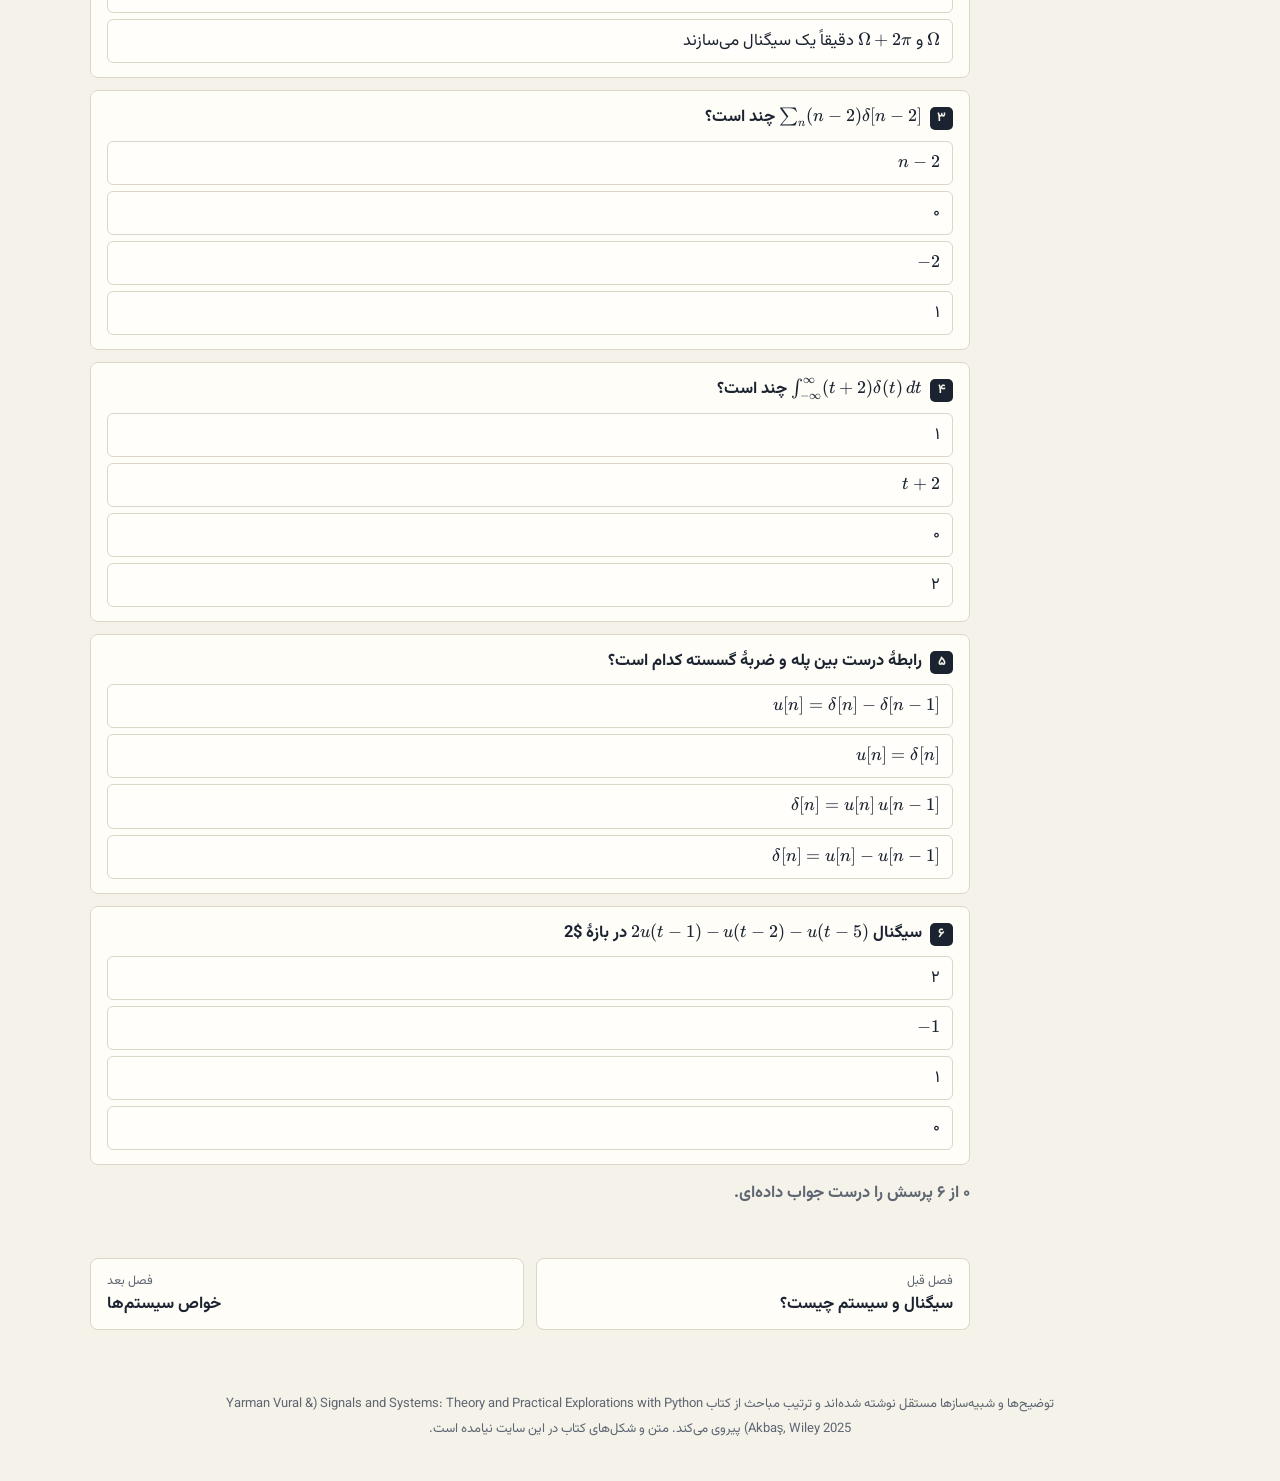
<file: ch2.html>
<!doctype html>
<html lang="fa" dir="rtl">
<head>
<meta charset="utf-8">
<meta name="viewport" content="width=device-width,initial-scale=1">
<title>آجرهای سازندهٔ سیگنال | آزمایشگاه سیگنال و سیستم</title>
<meta name="description" content="تابع نمایی حقیقی و مختلط، هارمونیک‌ها، ضربهٔ واحد و پلهٔ واحد با شبیه‌ساز تعاملی">
<link rel="icon" href="data:image/svg+xml,%3Csvg xmlns='http://www.w3.org/2000/svg' viewBox='0 0 28 28'%3E%3Crect width='28' height='28' rx='6' fill='%23b5401f'/%3E%3Cpath d='M3 14c3-10 6-10 9 0s6 10 9 0 3-6 4-4' fill='none' stroke='white' stroke-width='2.4' stroke-linecap='round'/%3E%3C/svg%3E">
<link rel="stylesheet" href="assets/vendor/katex/katex.min.css">
<link rel="stylesheet" href="assets/style.css">
<script defer src="assets/vendor/katex/katex.min.js"></script>
<script defer src="assets/vendor/katex/auto-render.min.js"></script>
<script defer src="assets/lib.js"></script>
<script defer src="assets/labs/ch2.js"></script>
</head>
<body data-ch="ch2">
<div class="page">
<main>
<p class="kicker">فصل ۲</p>
<h1>آجرهای سازندهٔ سیگنال</h1>
<p class="lead">سیگنال‌های پیچیده را مثل لگو از قطعه‌های ساده می‌سازیم. سه قطعهٔ اصلی این‌ها هستند: <b>نمایی</b>، <b>ضربه</b> و <b>پله</b>. کتاب نمایی را «پادشاه توابع» می‌نامد، و بعد از فصل ۶ می‌فهمی چرا.</p>

<h2>نمایی حقیقی</h2>
<p>در زمان پیوسته $x(t)=Ce^{at}$ است و علامت $a$ رشد یا میرایی را تعیین می‌کند. در زمان گسسته $x[n]=C\alpha^n$ را داریم. یک رفتار جدید هم اضافه می‌شود: اگر $\alpha$ منفی باشد، علامت در هر گام عوض می‌شود.</p>
<div class="lab" data-lab="real-exp" data-title="نمایی حقیقی پیوسته و گسسته" data-ref="بخش ۲.۲.۱"></div>

<h2>نمایی مختلط</h2>
<p>وقتی نما مختلط شود، $s=\sigma+j\omega$، تابع نمایی دو کار با هم می‌کند: اندازه را با $\sigma$ تغییر می‌دهد و با $\omega$ می‌چرخد.</p>
<div class="eq-box">$$e^{(\sigma+j\omega)t}=e^{\sigma t}\big(\cos\omega t+j\sin\omega t\big)$$</div>
<p>پس کسینوس و سینوس فقط سایهٔ یک حرکت چرخشی روی دو محور هستند. به همین دلیل می‌توانیم آن‌ها را با نمایی بنویسیم:</p>
<div class="eq-box">$$\cos\omega_0t=\tfrac12\big(e^{j\omega_0t}+e^{-j\omega_0t}\big),\qquad \sin\omega_0t=\tfrac{1}{2j}\big(e^{j\omega_0t}-e^{-j\omega_0t}\big)$$</div>
<div class="lab" data-lab="complex-exp" data-title="مارپیچ در صفحهٔ مختلط" data-ref="بخش ۲.۲.۲">
<p>امتحان کن</p><ul><li>با $\sigma=0$ نقطه روی دایره می‌ماند. دو نمودار سمت دیگر همان کسینوس و سینوس‌اند.</li><li>$\omega$ را منفی کن. چرخش برعکس می‌شود. بخش حقیقی عوض می‌شود؟ بخش موهومی چطور؟</li></ul></div>

<h2>هارمونیک‌ها</h2>
<p>خانوادهٔ $\Phi_k(t)=e^{jk\omega_0t}$ برای $k$ صحیح را <b>هارمونیک</b> می‌گوییم. هر عضو $k$ برابر سریع‌تر از پایه می‌چرخد، و همگی بعد از $T_0=2\pi/\omega_0$ به نقطهٔ شروع برمی‌گردند. پس هر ترکیبی از آن‌ها هم با دورهٔ $T_0$ متناوب است. این ایده ستون فصل ۶ است.</p>
<div class="lab" data-lab="harmonics" data-title="چرخ‌های هارمونیک" data-ref="بخش ۲.۲.۲.۲"></div>

<h2>نمایی گسسته: فرق بزرگ</h2>
<p>برای $e^{j\Omega n}$ چون $n$ صحیح است، $\Omega$ و $\Omega+2\pi$ <b>دقیقاً یک سیگنال</b> می‌سازند. پس فرکانس گسسته فقط یک بازه به طول $2\pi$ دارد. کندترین حالت نزدیک $0$ و سریع‌ترین حالت در $\Omega=\pi$ است.</p>
<div class="lab" data-lab="dt-alias" data-title="بالاتر از π دوباره کند می‌شود" data-ref="بخش ۲.۲.۲.۳">
<p>امتحان کن</p><ul><li>دکمه‌های $\pi/4$ و $\pi/4+2\pi$ را پشت سر هم بزن. نقطه‌ها عوض نمی‌شوند.</li><li>اسلایدر را آرام از $0$ تا $2\pi$ ببر و سرعت ظاهری نوسان را دنبال کن.</li></ul></div>

<h2>ضربهٔ واحد</h2>
<p>ضربهٔ گسسته ساده است: $\delta[n]$ فقط در $n=0$ برابر ۱ است. ضربهٔ پیوسته $\delta(t)$ یک تابع معمولی نیست. آن را حد یک پالس با مساحت ۱ در نظر می‌گیریم که باریک و بلند می‌شود. مهم‌ترین خاصیتش <b>غربال</b> است:</p>
<div class="eq-box">$$\int_{-\infty}^{\infty}x(t)\delta(t-t_0)\,dt=x(t_0),\qquad \sum_{n}x[n]\delta[n-n_0]=x[n_0]$$</div>
<div class="lab" data-lab="impulse-limit" data-title="ضربه به‌عنوان حد پالس باریک" data-ref="بخش ۲.۳ و تمرین‌های ۲.۱۱ و ۲.۱۴">
<p>امتحان کن</p><ul><li>$\Delta$ را کم کن و ببین انتگرال چطور به $x(t_0)$ می‌رسد.</li><li>ارتفاع پالس بالا می‌رود ولی مساحتش ثابت می‌ماند.</li></ul></div>

<h2>پلهٔ واحد و لگوسازی</h2>
<p>پله $u(t)$ برای $t<0$ صفر و برای $t>0$ یک است. پله و ضربه به هم تبدیل می‌شوند:</p>
<div class="eq-box">$$u(t)=\int_{-\infty}^{t}\delta(\tau)d\tau,\quad \delta(t)=\frac{du(t)}{dt},\qquad u[n]=\sum_{k=-\infty}^{n}\delta[k],\quad \delta[n]=u[n]-u[n-1]$$</div>
<p>با چند پلهٔ شیفت‌خورده می‌شود هر سیگنال تکه‌ای ثابت را ساخت. مشتق چنین سیگنالی هم همان تعداد ضربه است، با وزن پرش‌ها.</p>
<div class="lab" data-lab="lego" data-title="لگوی پله‌ها" data-ref="تمرین‌های ۲.۱۷ و ۲.۱۸"></div>
<div class="lab" data-lab="running-sum" data-title="جمع انباشته و تفاضل در زمان گسسته" data-ref="بخش ۲.۴.۲"></div>

<h2>آزمونک فصل ۲</h2>
<div class="quiz" data-quiz="ch2"></div>
</main>
</div>
</body>
</html>
</file>
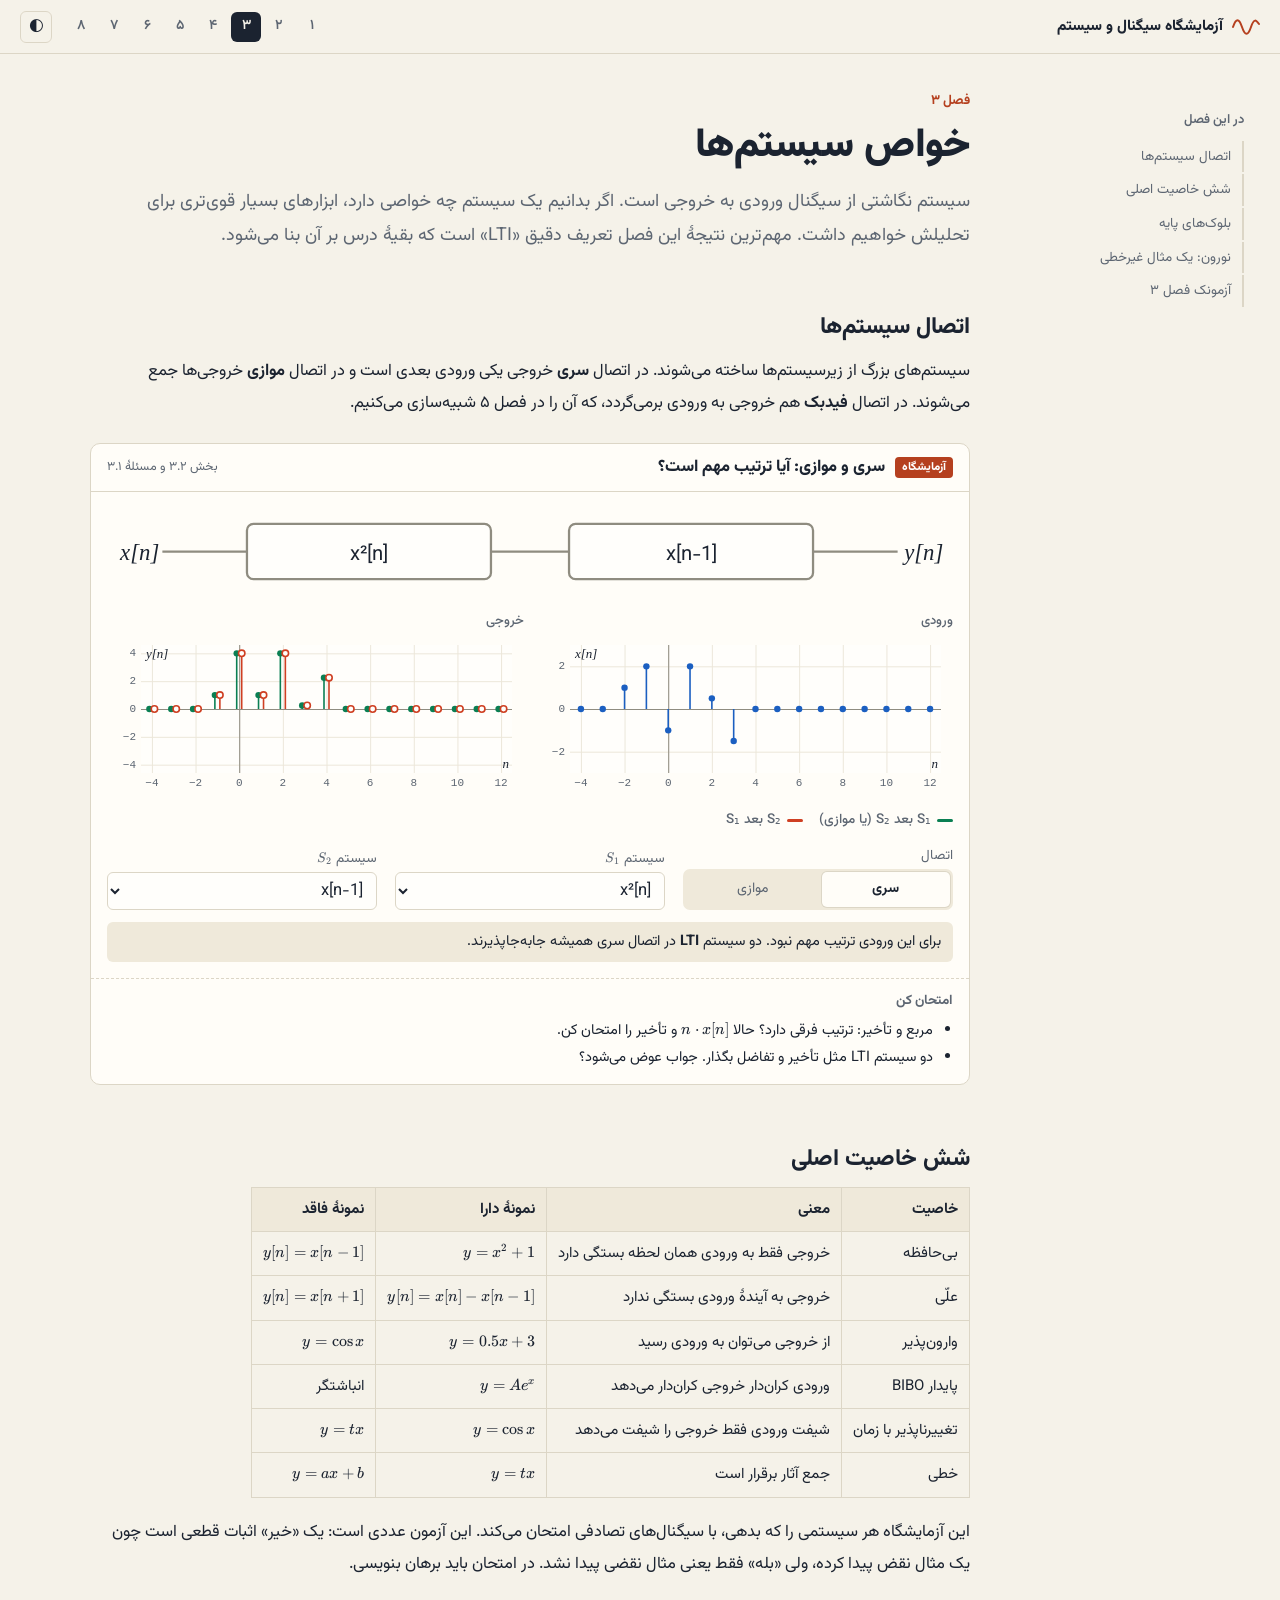
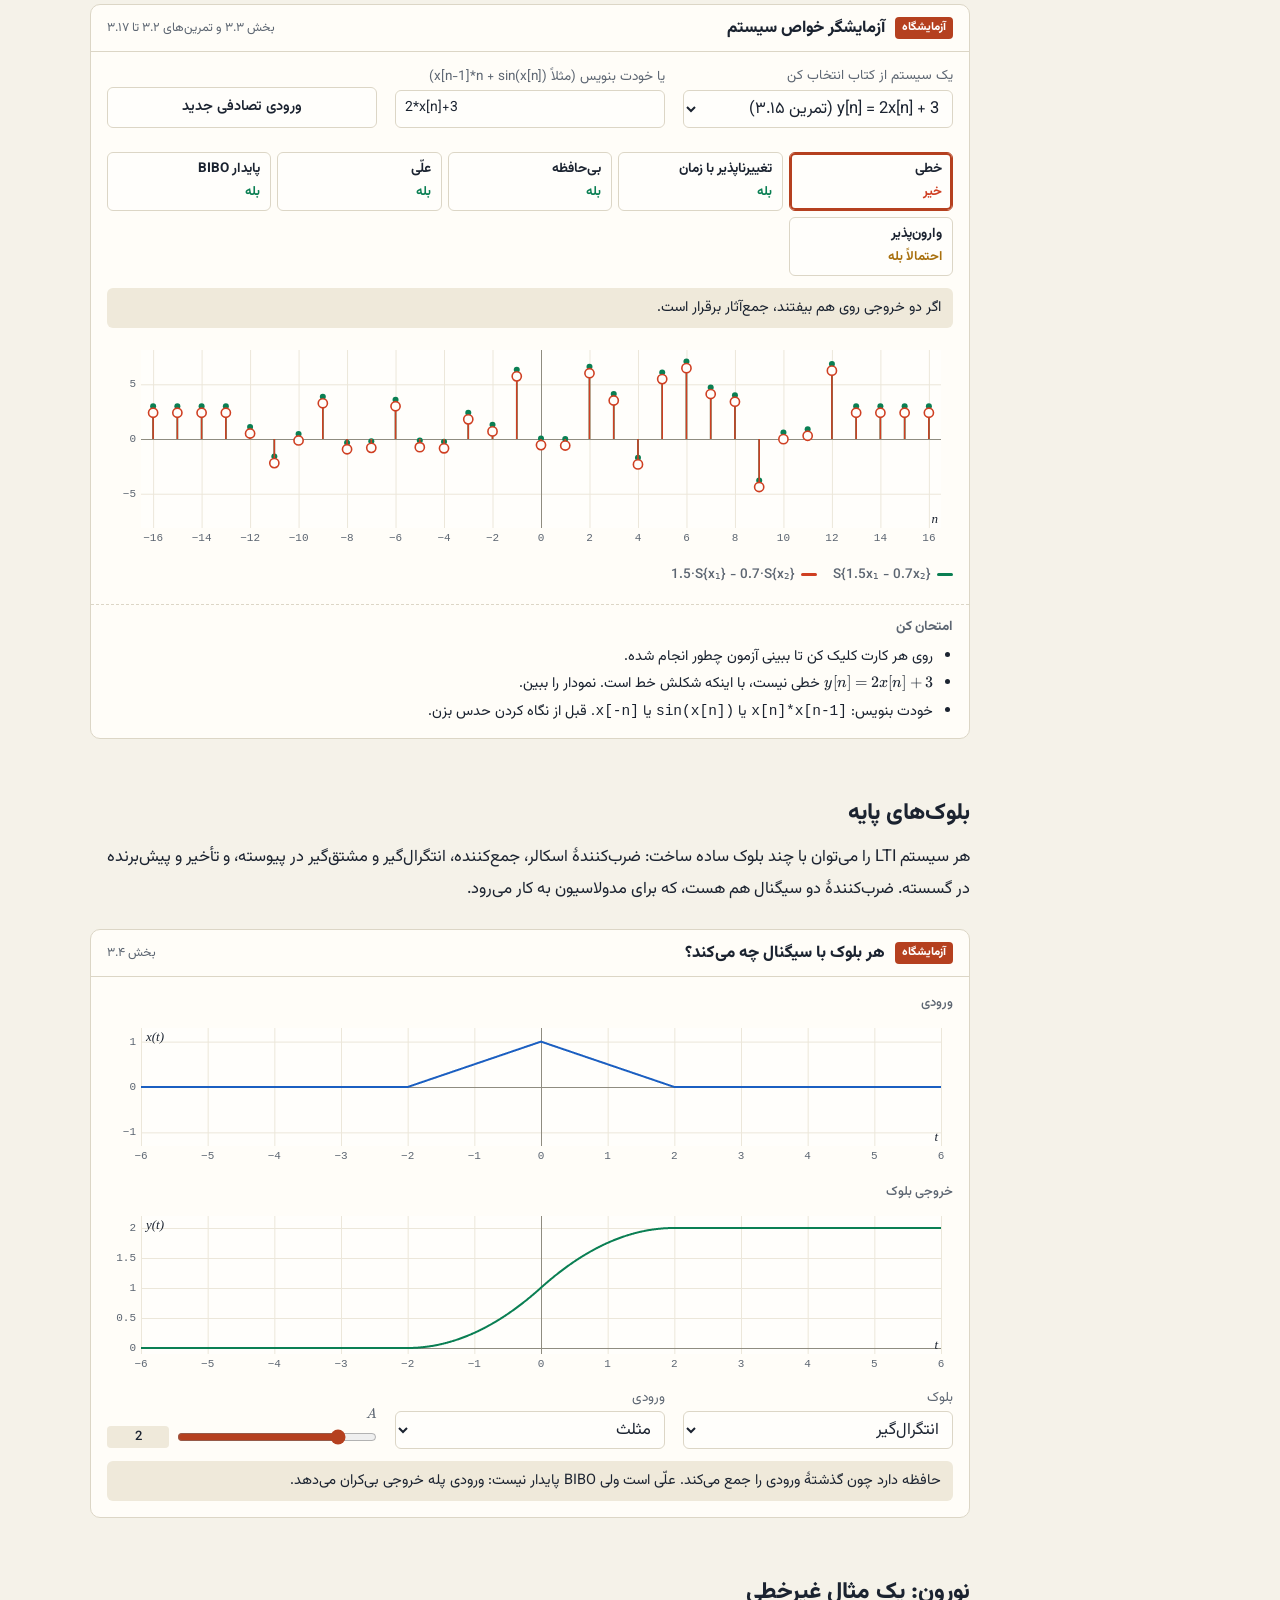
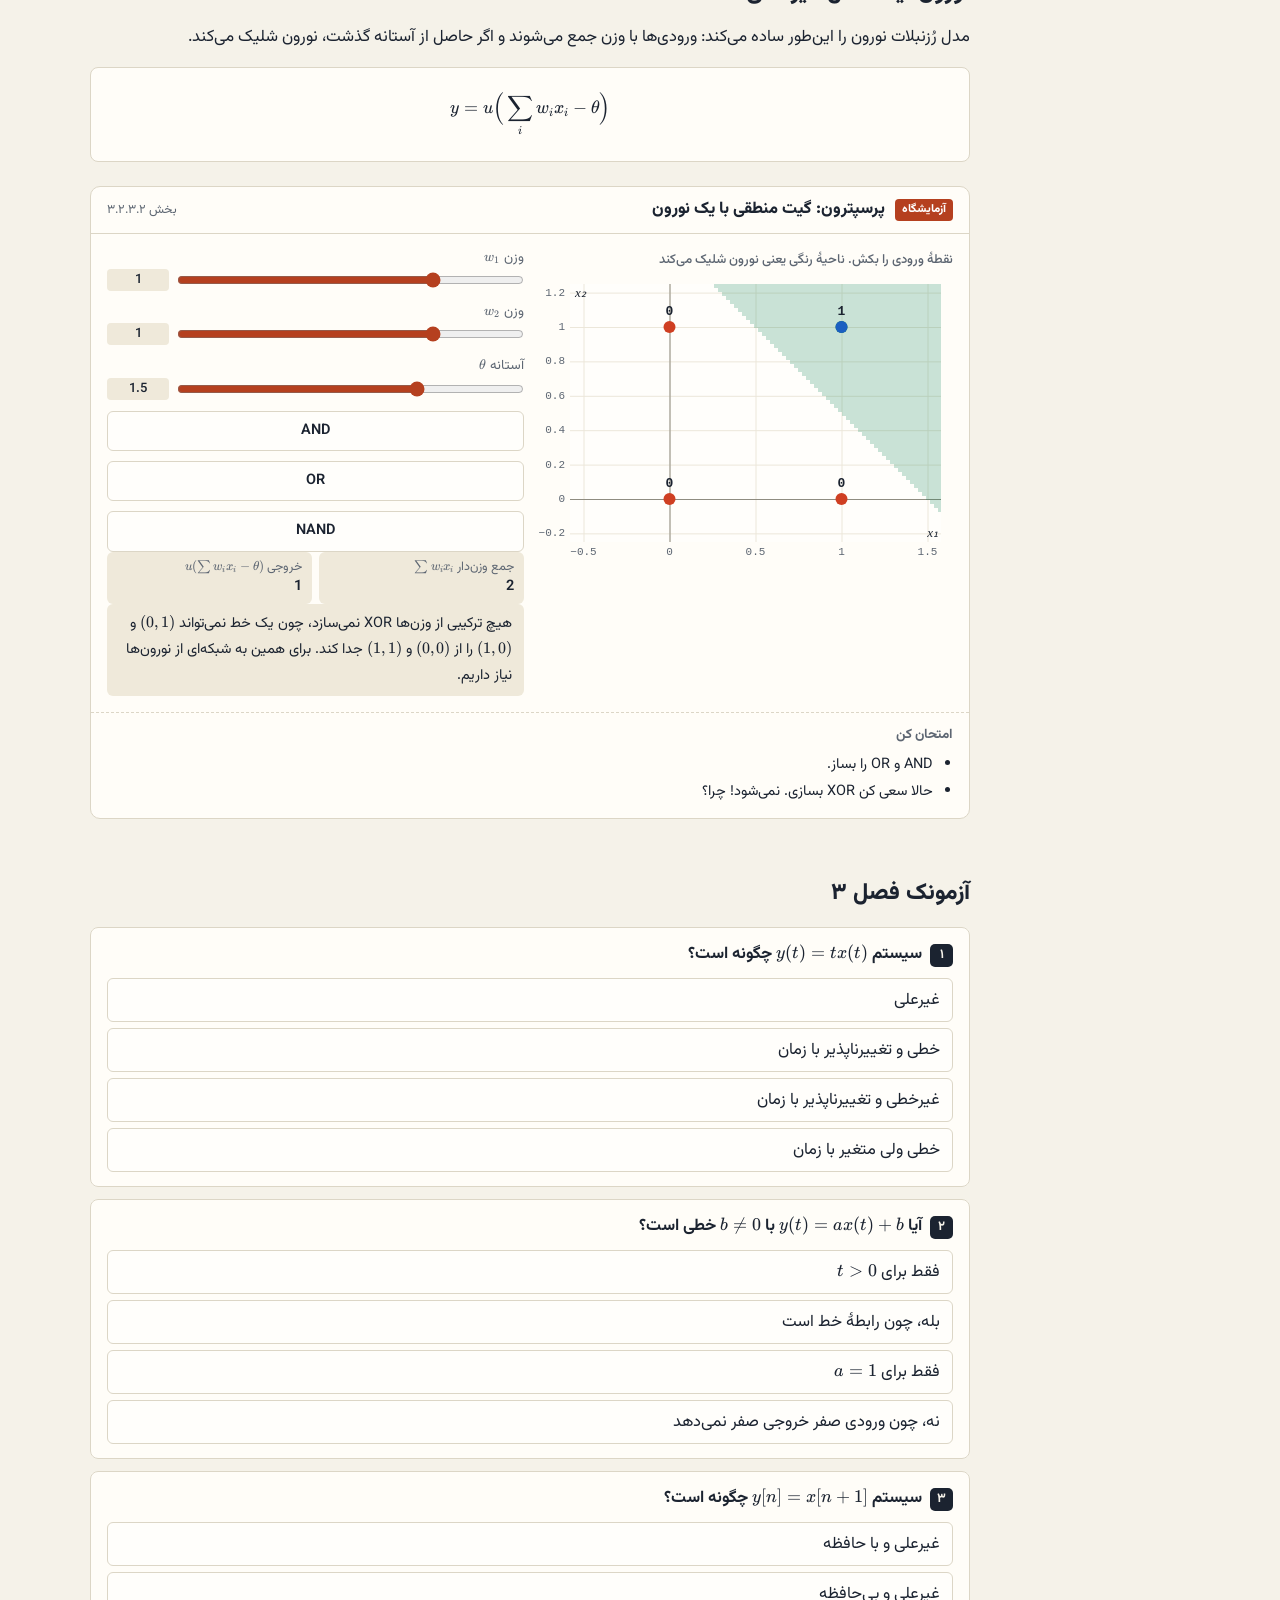
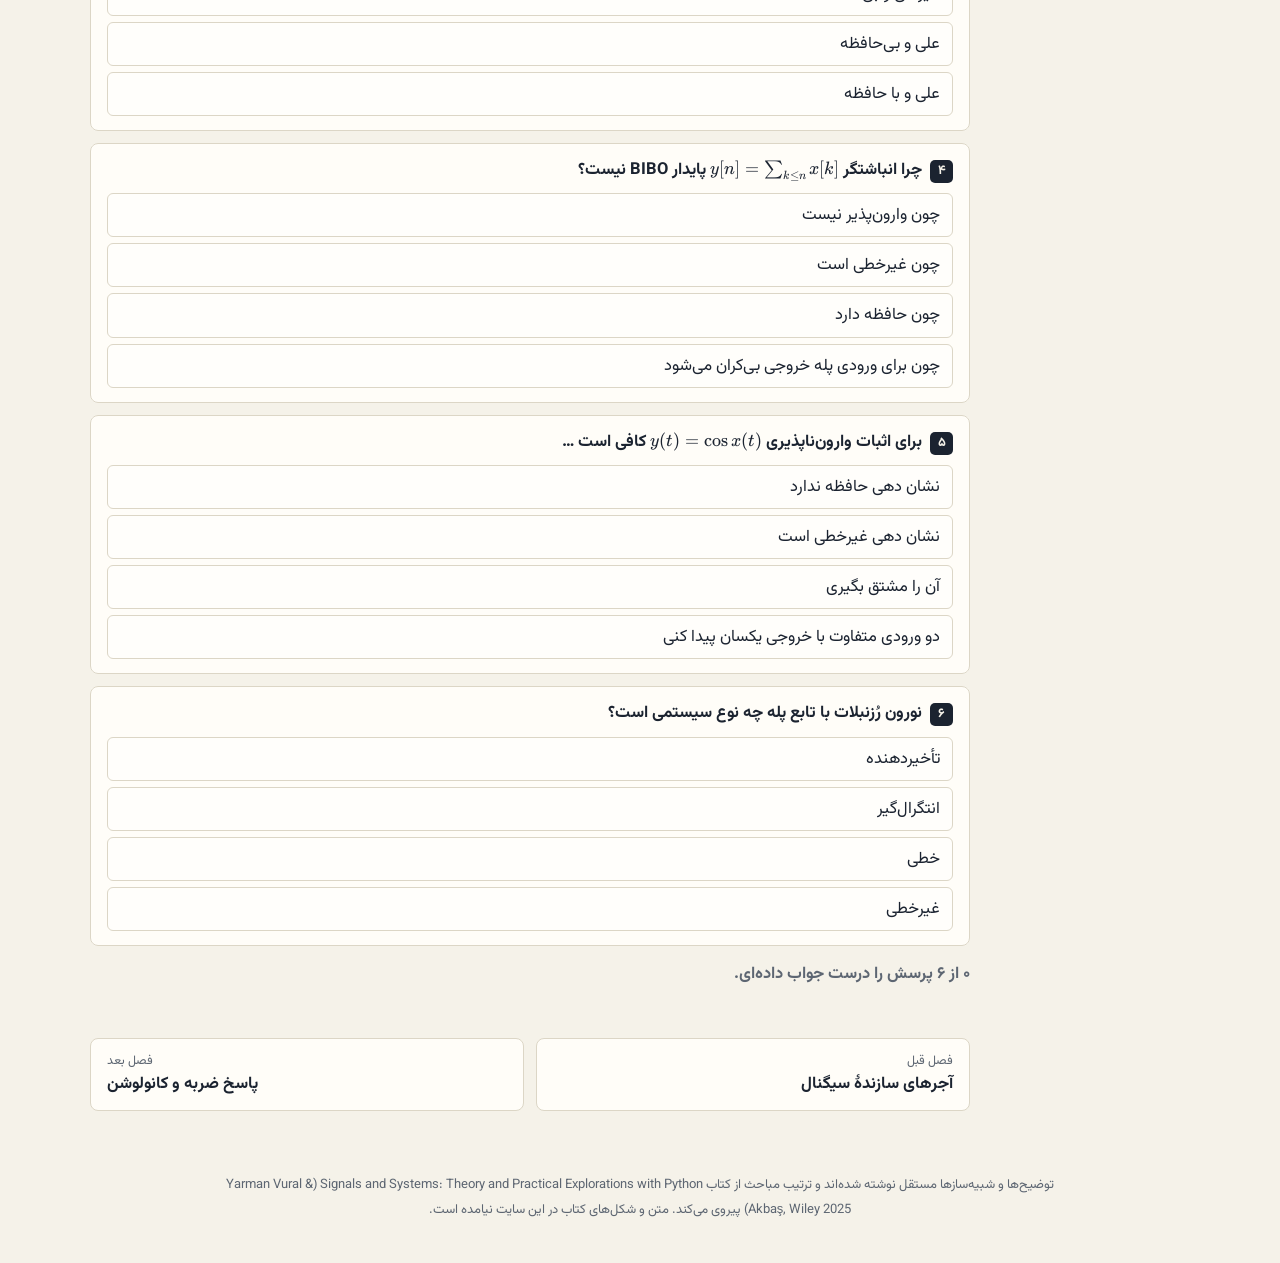
<file: ch3.html>
<!doctype html>
<html lang="fa" dir="rtl">
<head>
<meta charset="utf-8">
<meta name="viewport" content="width=device-width,initial-scale=1">
<title>خواص سیستم‌ها | آزمایشگاه سیگنال و سیستم</title>
<meta name="description" content="اتصال سیستم‌ها، آزمون خودکار خواص سیستم، بلوک‌های پایه و مدل نورون">
<link rel="icon" href="data:image/svg+xml,%3Csvg xmlns='http://www.w3.org/2000/svg' viewBox='0 0 28 28'%3E%3Crect width='28' height='28' rx='6' fill='%23b5401f'/%3E%3Cpath d='M3 14c3-10 6-10 9 0s6 10 9 0 3-6 4-4' fill='none' stroke='white' stroke-width='2.4' stroke-linecap='round'/%3E%3C/svg%3E">
<link rel="stylesheet" href="assets/vendor/katex/katex.min.css">
<link rel="stylesheet" href="assets/style.css">
<script defer src="assets/vendor/katex/katex.min.js"></script>
<script defer src="assets/vendor/katex/auto-render.min.js"></script>
<script defer src="assets/lib.js"></script>
<script defer src="assets/labs/ch3.js"></script>
</head>
<body data-ch="ch3">
<div class="page">
<main>
<p class="kicker">فصل ۳</p>
<h1>خواص سیستم‌ها</h1>
<p class="lead">سیستم نگاشتی از سیگنال ورودی به خروجی است. اگر بدانیم یک سیستم چه خواصی دارد، ابزارهای بسیار قوی‌تری برای تحلیلش خواهیم داشت. مهم‌ترین نتیجهٔ این فصل تعریف دقیق «LTI» است که بقیهٔ درس بر آن بنا می‌شود.</p>

<h2>اتصال سیستم‌ها</h2>
<p>سیستم‌های بزرگ از زیرسیستم‌ها ساخته می‌شوند. در اتصال <b>سری</b> خروجی یکی ورودی بعدی است و در اتصال <b>موازی</b> خروجی‌ها جمع می‌شوند. در اتصال <b>فیدبک</b> هم خروجی به ورودی برمی‌گردد، که آن را در فصل ۵ شبیه‌سازی می‌کنیم.</p>
<div class="lab" data-lab="connect" data-title="سری و موازی: آیا ترتیب مهم است؟" data-ref="بخش ۳.۲ و مسئلهٔ ۳.۱">
<p>امتحان کن</p><ul><li>مربع و تأخیر: ترتیب فرقی دارد؟ حالا $n\cdot x[n]$ و تأخیر را امتحان کن.</li><li>دو سیستم LTI مثل تأخیر و تفاضل بگذار. جواب عوض می‌شود؟</li></ul></div>

<h2>شش خاصیت اصلی</h2>
<table class="tbl"><tr><th>خاصیت</th><th>معنی</th><th>نمونهٔ دارا</th><th>نمونهٔ فاقد</th></tr>
<tr><td>بی‌حافظه</td><td>خروجی فقط به ورودی همان لحظه بستگی دارد</td><td>$y=x^2+1$</td><td>$y[n]=x[n-1]$</td></tr>
<tr><td>علّی</td><td>خروجی به آیندهٔ ورودی بستگی ندارد</td><td>$y[n]=x[n]-x[n-1]$</td><td>$y[n]=x[n+1]$</td></tr>
<tr><td>وارون‌پذیر</td><td>از خروجی می‌توان به ورودی رسید</td><td>$y=0.5x+3$</td><td>$y=\cos x$</td></tr>
<tr><td>پایدار BIBO</td><td>ورودی کران‌دار خروجی کران‌دار می‌دهد</td><td>$y=Ae^{x}$</td><td>انباشتگر</td></tr>
<tr><td>تغییرناپذیر با زمان</td><td>شیفت ورودی فقط خروجی را شیفت می‌دهد</td><td>$y=\cos x$</td><td>$y=tx$</td></tr>
<tr><td>خطی</td><td>جمع آثار برقرار است</td><td>$y=tx$</td><td>$y=ax+b$</td></tr></table>
<p>این آزمایشگاه هر سیستمی را که بدهی، با سیگنال‌های تصادفی امتحان می‌کند. این آزمون عددی است: یک «خیر» اثبات قطعی است چون یک مثال نقض پیدا کرده، ولی «بله» فقط یعنی مثال نقضی پیدا نشد. در امتحان باید برهان بنویسی.</p>
<div class="lab" data-lab="property-tester" data-title="آزمایشگر خواص سیستم" data-ref="بخش ۳.۳ و تمرین‌های ۳.۲ تا ۳.۱۷">
<p>امتحان کن</p><ul><li>روی هر کارت کلیک کن تا ببینی آزمون چطور انجام شده.</li><li>$y[n]=2x[n]+3$ خطی نیست، با اینکه شکلش خط است. نمودار را ببین.</li><li>خودت بنویس: <code dir="ltr">x[n]*x[n-1]</code> یا <code dir="ltr">sin(x[n])</code> یا <code dir="ltr">x[-n]</code>. قبل از نگاه کردن حدس بزن.</li></ul></div>

<h2>بلوک‌های پایه</h2>
<p>هر سیستم LTI را می‌توان با چند بلوک ساده ساخت: ضرب‌کنندهٔ اسکالر، جمع‌کننده، انتگرال‌گیر و مشتق‌گیر در پیوسته، و تأخیر و پیش‌برنده در گسسته. ضرب‌کنندهٔ دو سیگنال هم هست، که برای مدولاسیون به کار می‌رود.</p>
<div class="lab" data-lab="blocks-ops" data-title="هر بلوک با سیگنال چه می‌کند؟" data-ref="بخش ۳.۴"></div>

<h2>نورون: یک مثال غیرخطی</h2>
<p>مدل رُزنبلات نورون را این‌طور ساده می‌کند: ورودی‌ها با وزن جمع می‌شوند و اگر حاصل از آستانه گذشت، نورون شلیک می‌کند.</p>
<div class="eq-box">$$y=u\Big(\sum_{i}w_ix_i-\theta\Big)$$</div>
<div class="lab" data-lab="neuron" data-title="پرسپترون: گیت منطقی با یک نورون" data-ref="بخش ۳.۲.۳.۲">
<p>امتحان کن</p><ul><li>AND و OR را بساز.</li><li>حالا سعی کن XOR بسازی. نمی‌شود! چرا؟</li></ul></div>

<h2>آزمونک فصل ۳</h2>
<div class="quiz" data-quiz="ch3"></div>
</main>
</div>
</body>
</html>
</file>
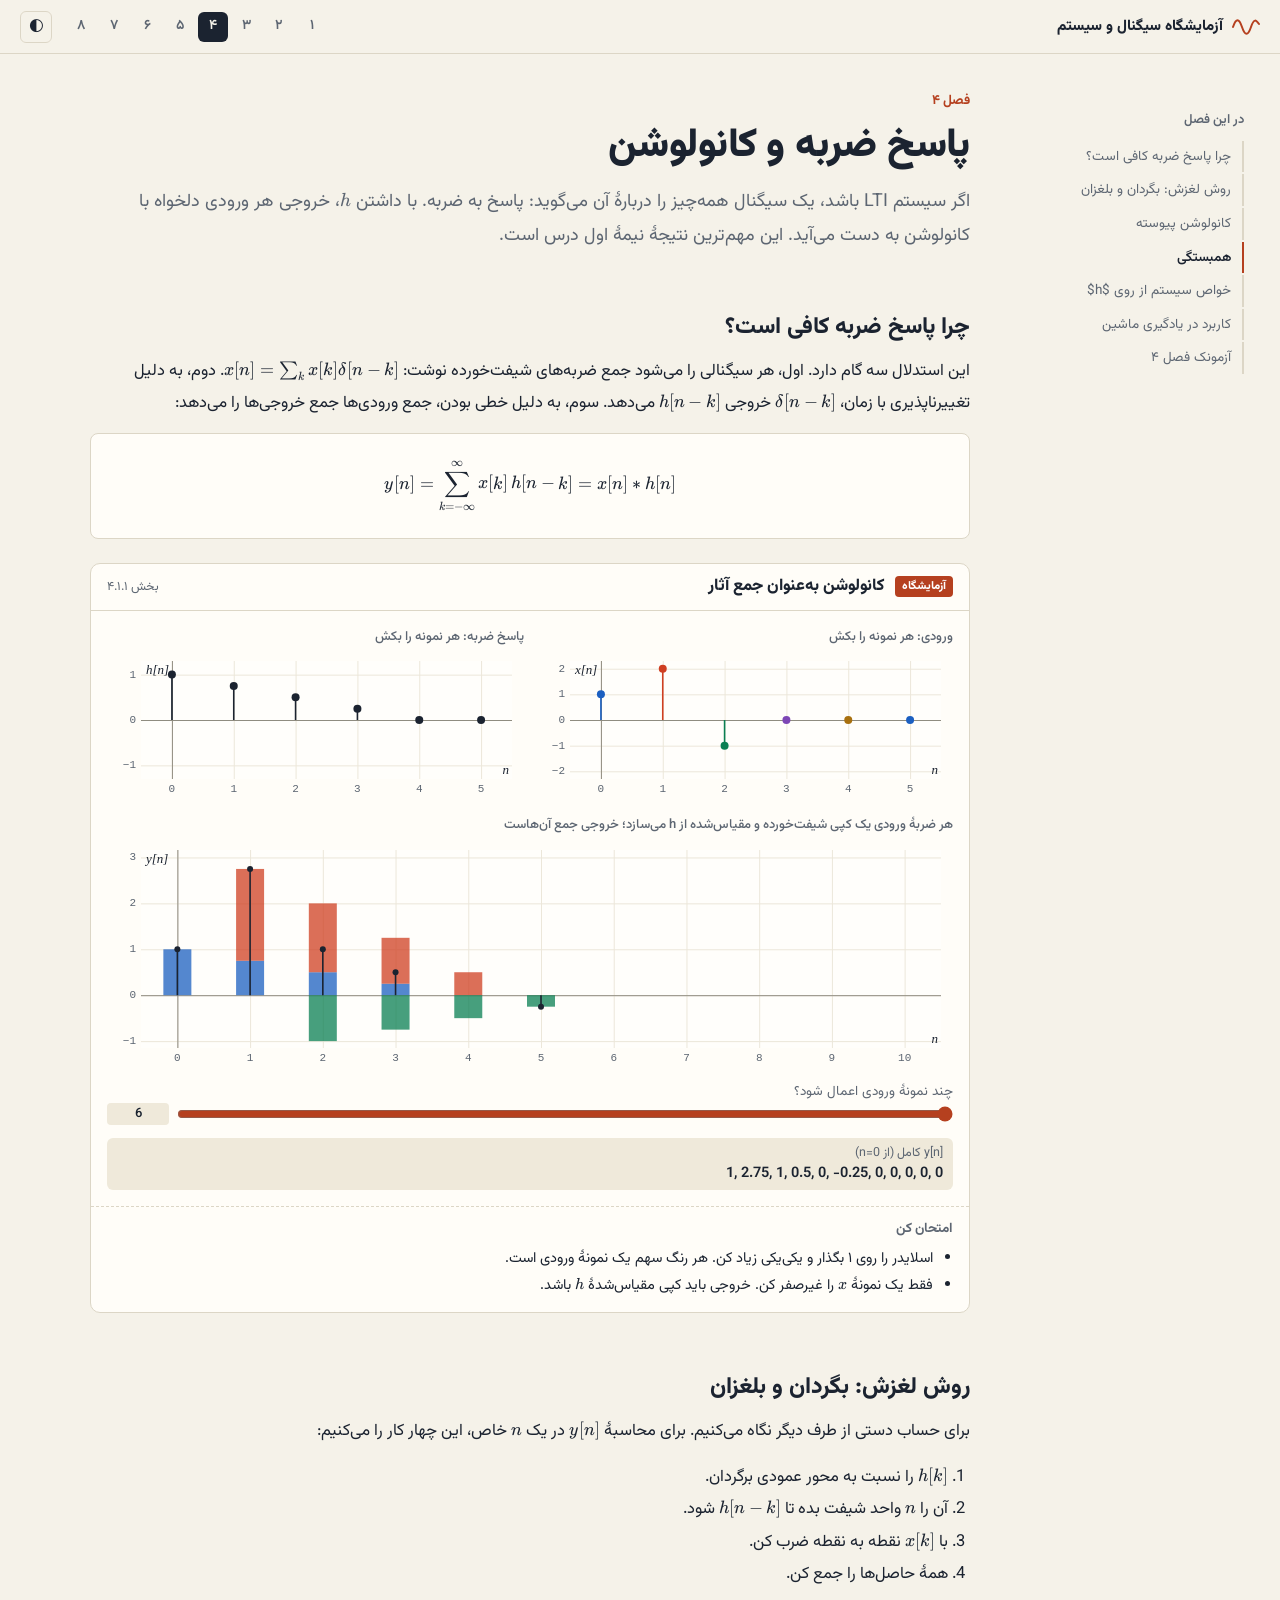
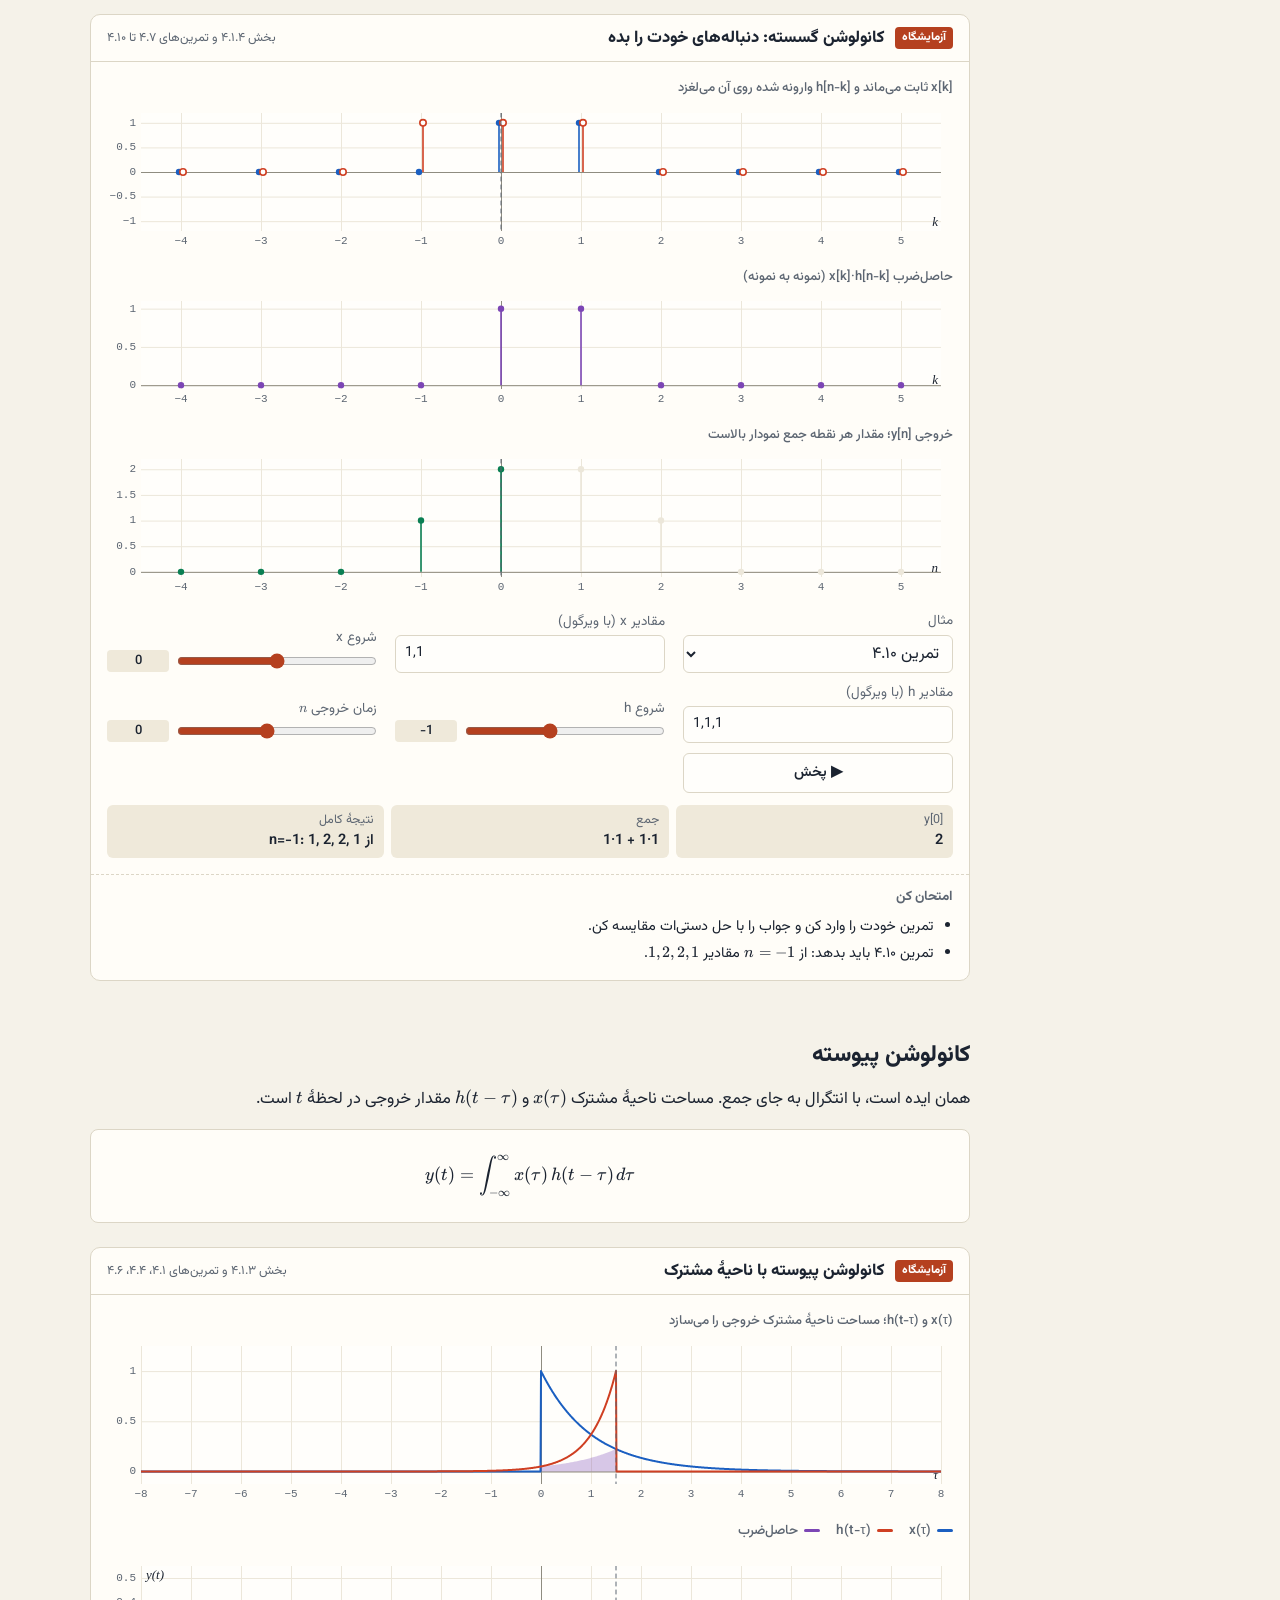
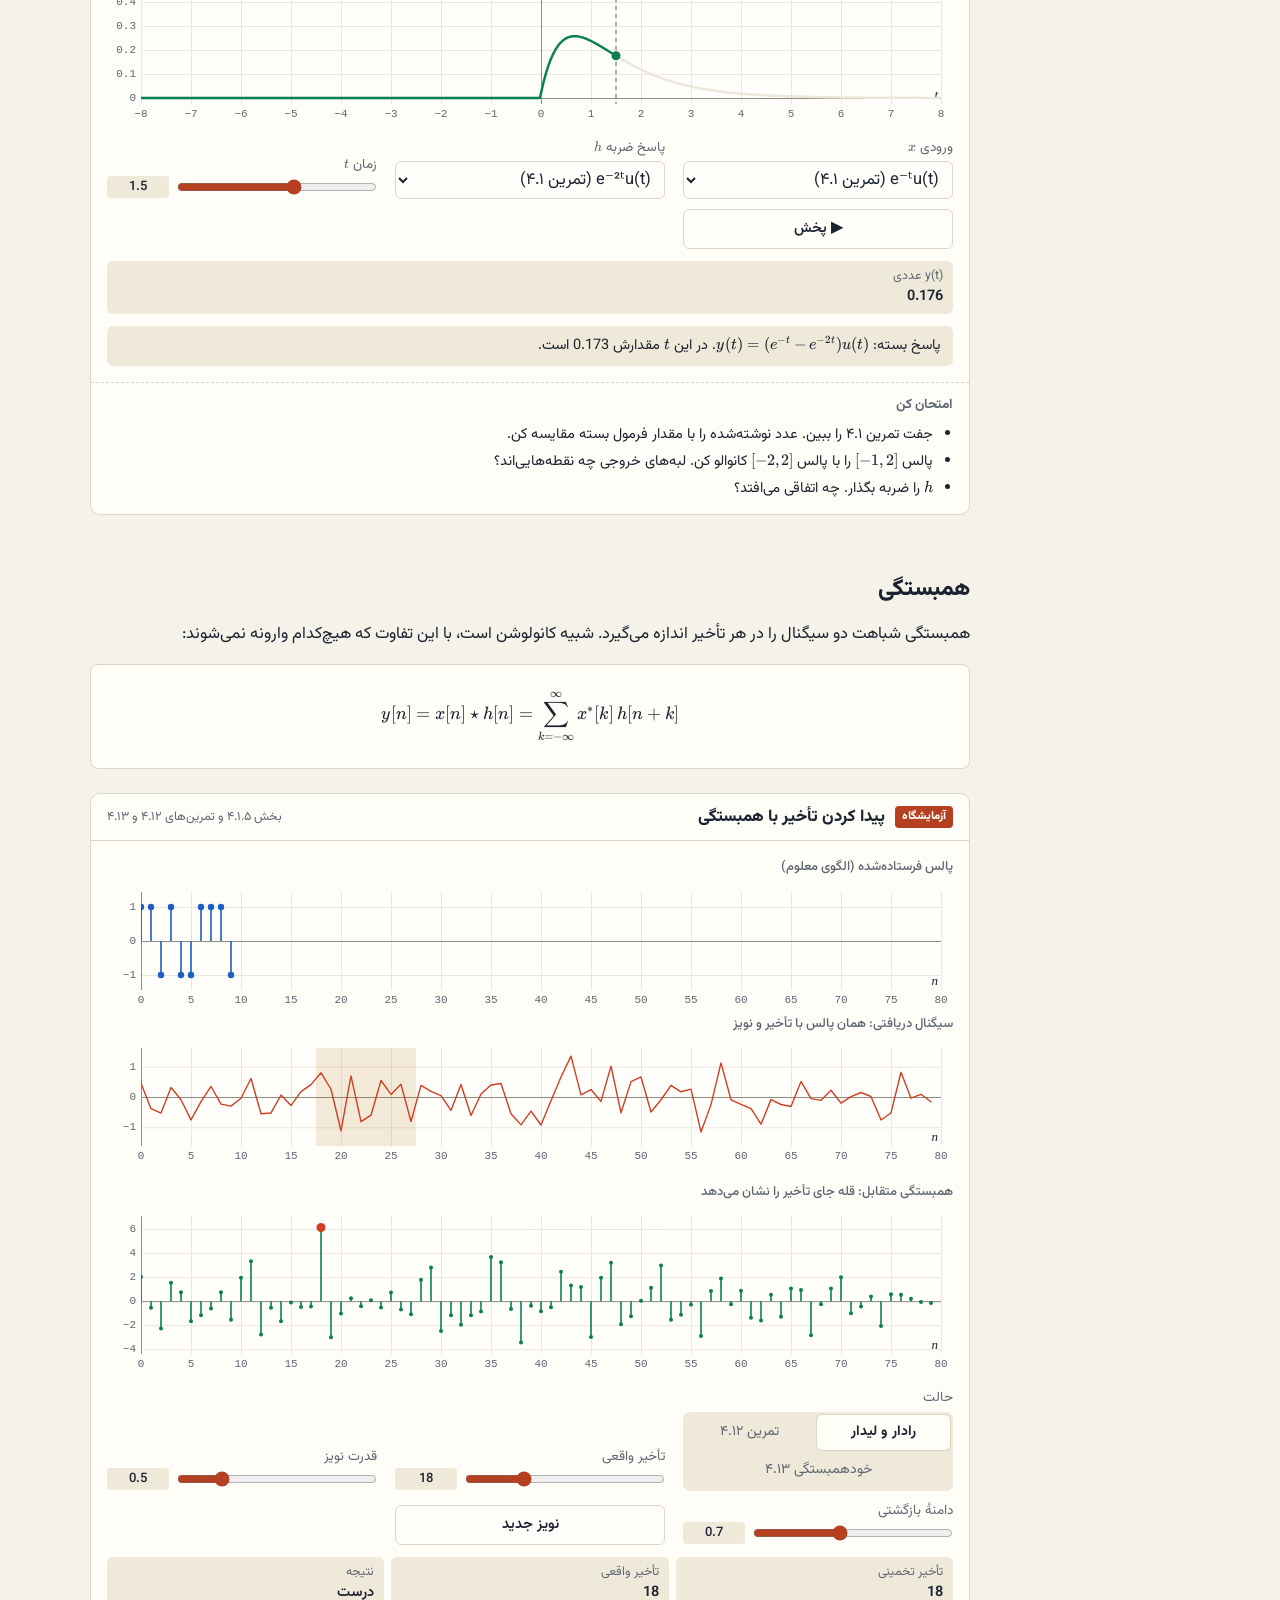
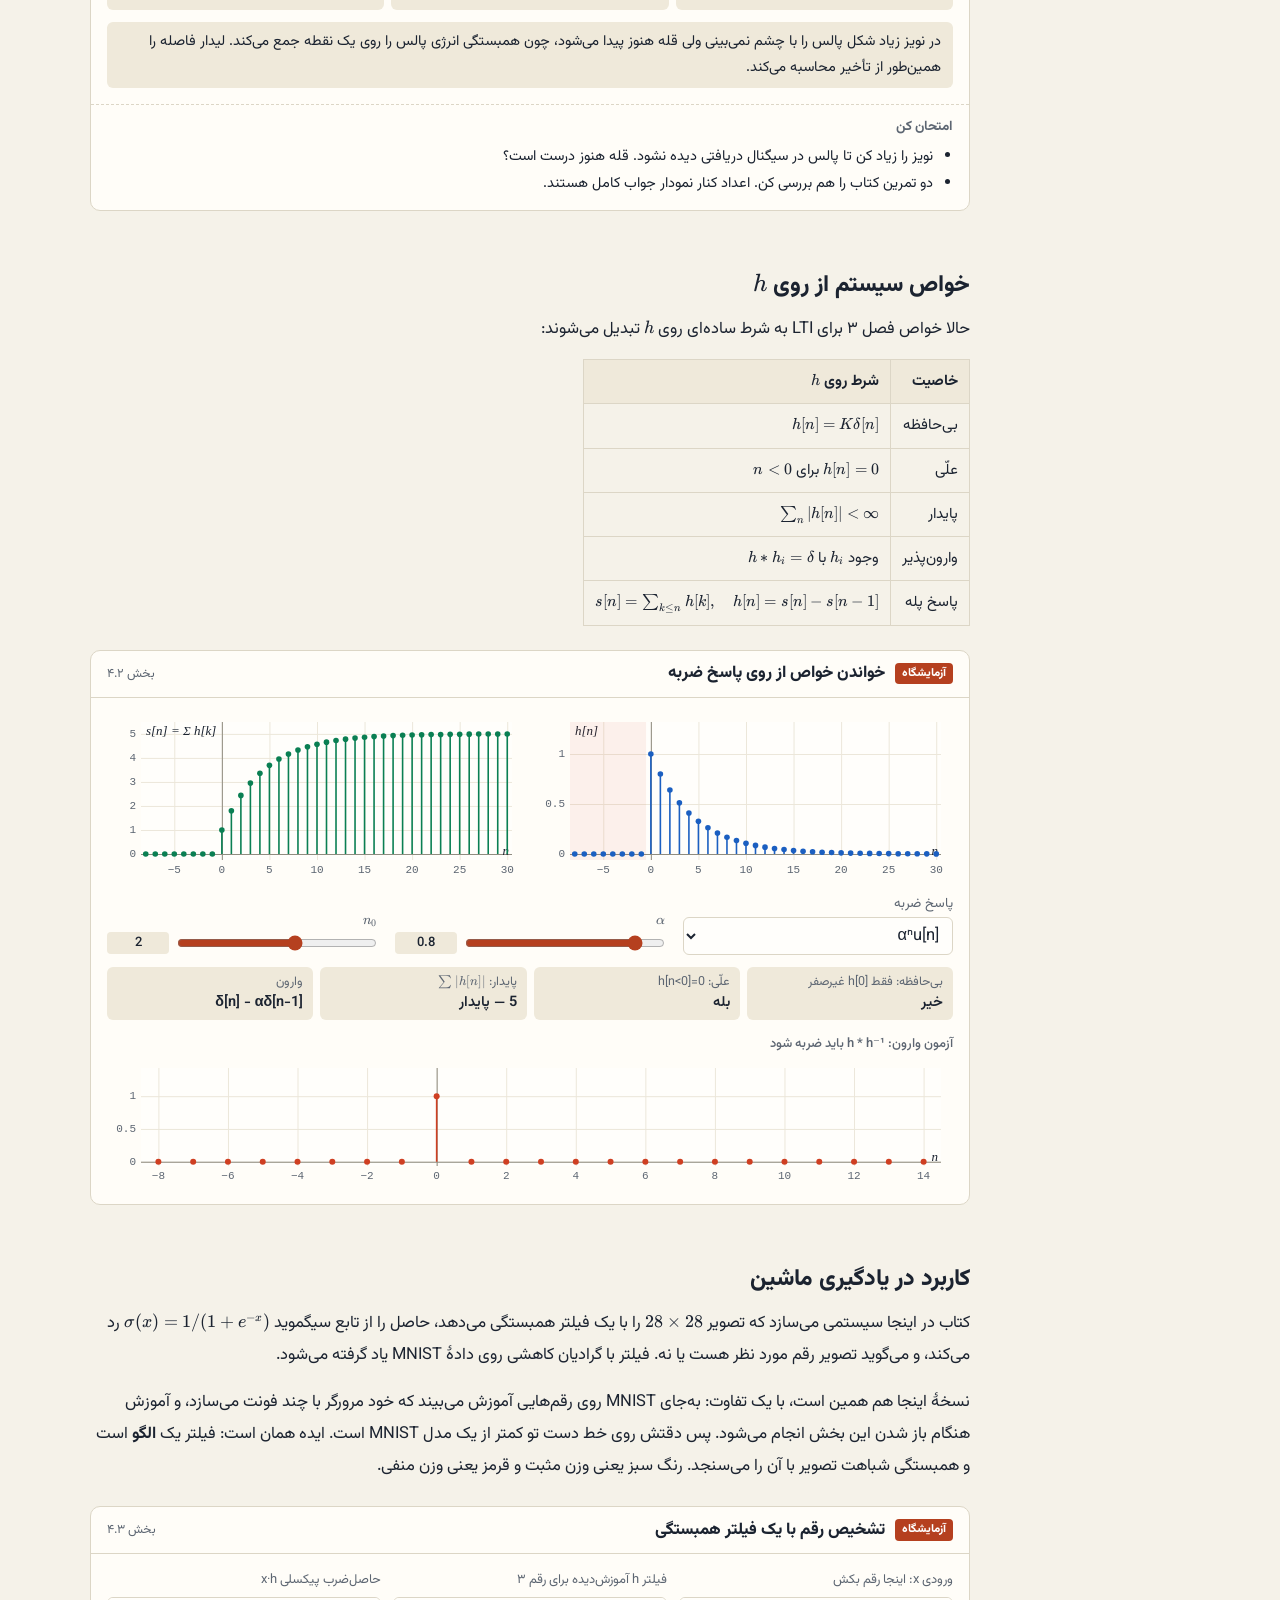
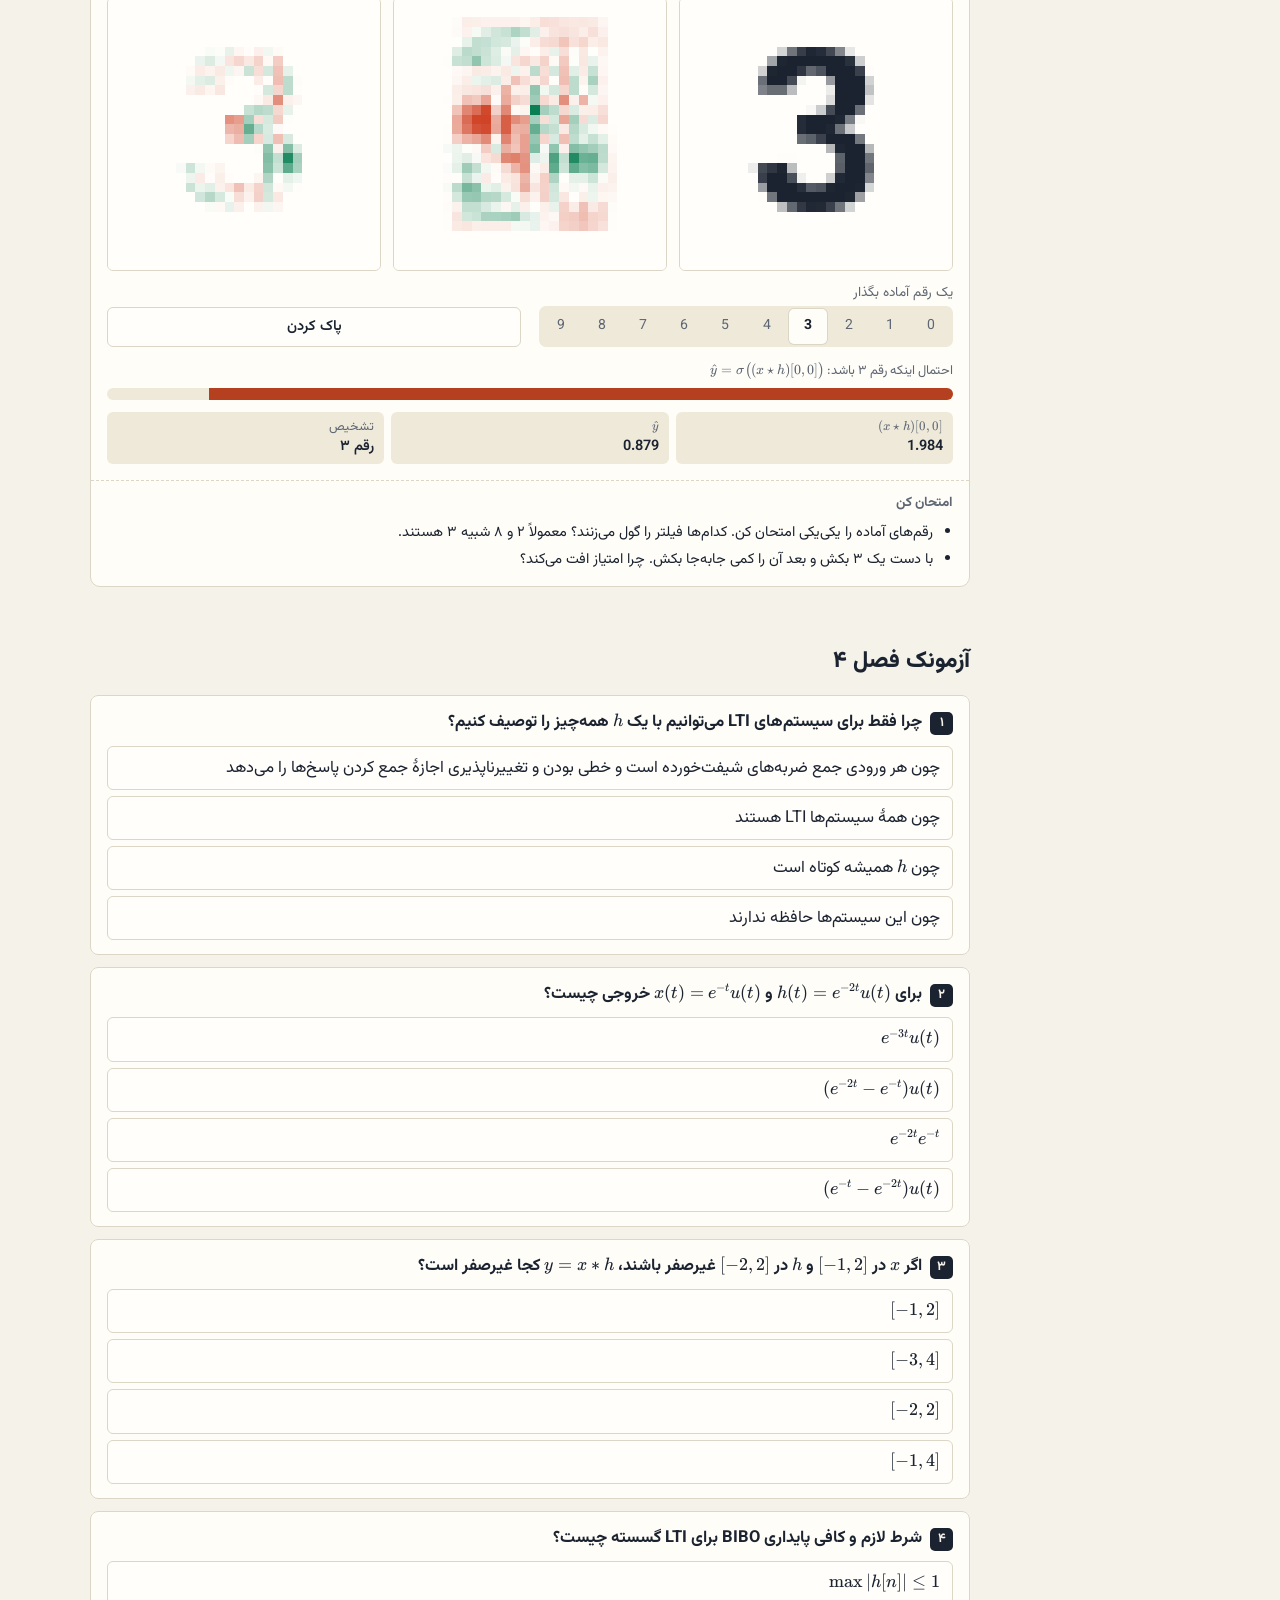
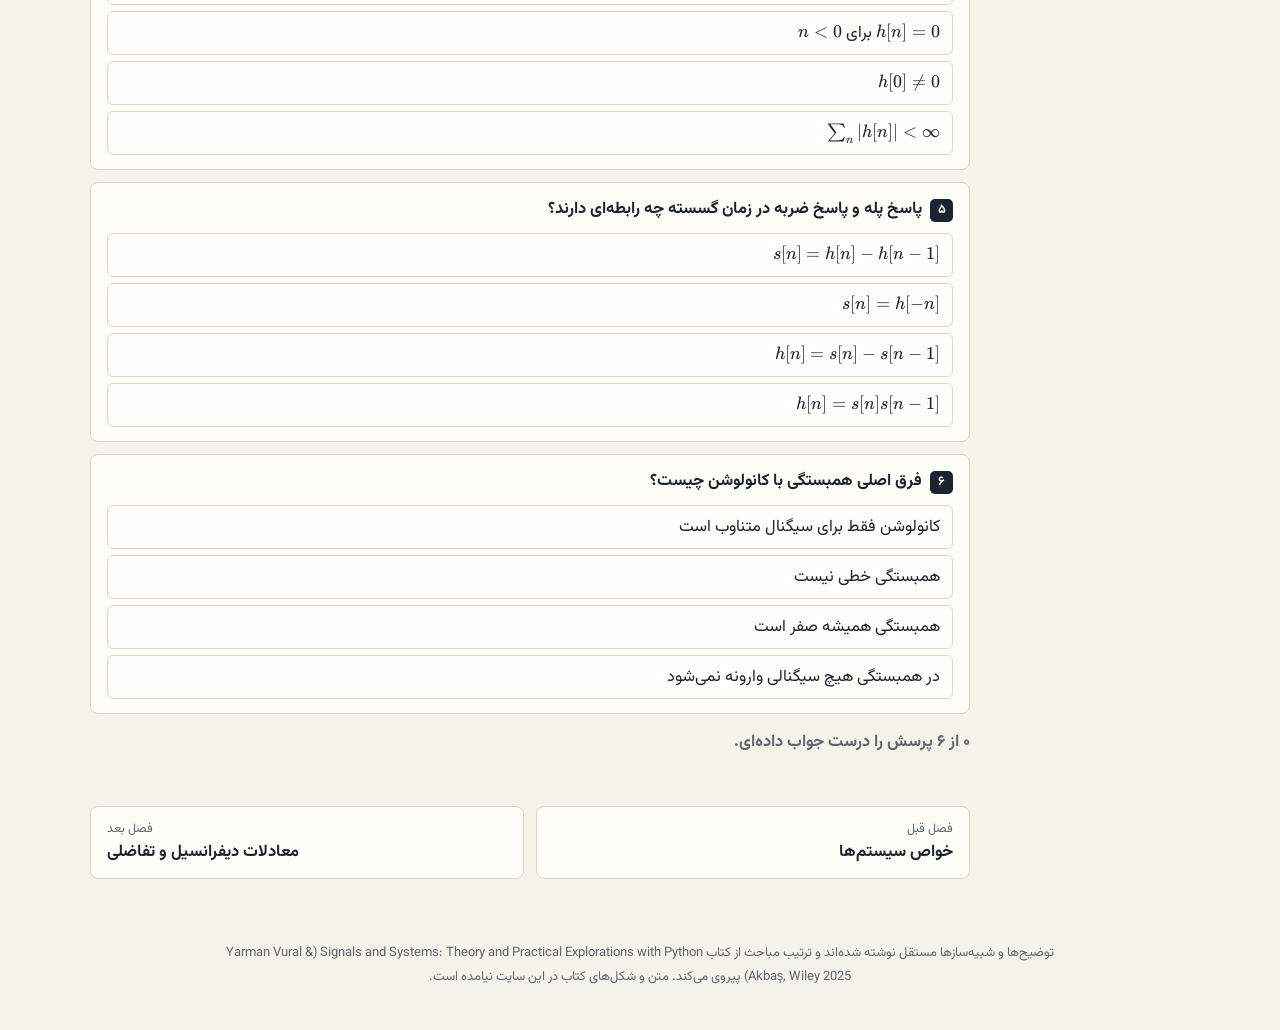
<file: ch4.html>
<!doctype html>
<html lang="fa" dir="rtl">
<head>
<meta charset="utf-8">
<meta name="viewport" content="width=device-width,initial-scale=1">
<title>پاسخ ضربه و کانولوشن | آزمایشگاه سیگنال و سیستم</title>
<meta name="description" content="کانولوشن پیوسته و گسسته، همبستگی، خواص پاسخ ضربه و کاربرد در یادگیری ماشین با آزمایشگاه تعاملی">
<link rel="icon" href="data:image/svg+xml,%3Csvg xmlns='http://www.w3.org/2000/svg' viewBox='0 0 28 28'%3E%3Crect width='28' height='28' rx='6' fill='%23b5401f'/%3E%3Cpath d='M3 14c3-10 6-10 9 0s6 10 9 0 3-6 4-4' fill='none' stroke='white' stroke-width='2.4' stroke-linecap='round'/%3E%3C/svg%3E">
<link rel="stylesheet" href="assets/vendor/katex/katex.min.css">
<link rel="stylesheet" href="assets/style.css">
<script defer src="assets/vendor/katex/katex.min.js"></script>
<script defer src="assets/vendor/katex/auto-render.min.js"></script>
<script defer src="assets/lib.js"></script>
<script defer src="assets/labs/ch4.js"></script>
</head>
<body data-ch="ch4">
<div class="page">
<main>
<p class="kicker">فصل ۴</p>
<h1>پاسخ ضربه و کانولوشن</h1>
<p class="lead">اگر سیستم LTI باشد، یک سیگنال همه‌چیز را دربارهٔ آن می‌گوید: پاسخ به ضربه. با داشتن $h$، خروجی هر ورودی دلخواه با کانولوشن به دست می‌آید. این مهم‌ترین نتیجهٔ نیمهٔ اول درس است.</p>

<h2>چرا پاسخ ضربه کافی است؟</h2>
<p>این استدلال سه گام دارد. اول، هر سیگنالی را می‌شود جمع ضربه‌های شیفت‌خورده نوشت: $x[n]=\sum_kx[k]\delta[n-k]$. دوم، به دلیل تغییرناپذیری با زمان، $\delta[n-k]$ خروجی $h[n-k]$ می‌دهد. سوم، به دلیل خطی بودن، جمع ورودی‌ها جمع خروجی‌ها را می‌دهد:</p>
<div class="eq-box">$$y[n]=\sum_{k=-\infty}^{\infty}x[k]\,h[n-k]=x[n]*h[n]$$</div>
<div class="lab" data-lab="conv-superpose" data-title="کانولوشن به‌عنوان جمع آثار" data-ref="بخش ۴.۱.۱">
<p>امتحان کن</p><ul><li>اسلایدر را روی ۱ بگذار و یکی‌یکی زیاد کن. هر رنگ سهم یک نمونهٔ ورودی است.</li><li>فقط یک نمونهٔ $x$ را غیرصفر کن. خروجی باید کپی مقیاس‌شدهٔ $h$ باشد.</li></ul></div>

<h2>روش لغزش: بگردان و بلغزان</h2>
<p>برای حساب دستی از طرف دیگر نگاه می‌کنیم. برای محاسبهٔ $y[n]$ در یک $n$ خاص، این چهار کار را می‌کنیم:</p>
<ol><li>$h[k]$ را نسبت به محور عمودی برگردان.</li><li>آن را $n$ واحد شیفت بده تا $h[n-k]$ شود.</li><li>با $x[k]$ نقطه به نقطه ضرب کن.</li><li>همهٔ حاصل‌ها را جمع کن.</li></ol>
<div class="lab" data-lab="conv-dt" data-title="کانولوشن گسسته: دنباله‌های خودت را بده" data-ref="بخش ۴.۱.۴ و تمرین‌های ۴.۷ تا ۴.۱۰">
<p>امتحان کن</p><ul><li>تمرین خودت را وارد کن و جواب را با حل دستی‌ات مقایسه کن.</li><li>تمرین ۴.۱۰ باید بدهد: از $n=-1$ مقادیر $1,2,2,1$.</li></ul></div>

<h2>کانولوشن پیوسته</h2>
<p>همان ایده است، با انتگرال به جای جمع. مساحت ناحیهٔ مشترک $x(\tau)$ و $h(t-\tau)$ مقدار خروجی در لحظهٔ $t$ است.</p>
<div class="eq-box">$$y(t)=\int_{-\infty}^{\infty}x(\tau)\,h(t-\tau)\,d\tau$$</div>
<div class="lab" data-lab="conv-ct" data-title="کانولوشن پیوسته با ناحیهٔ مشترک" data-ref="بخش ۴.۱.۳ و تمرین‌های ۴.۱، ۴.۴، ۴.۶">
<p>امتحان کن</p><ul><li>جفت تمرین ۴.۱ را ببین. عدد نوشته‌شده را با مقدار فرمول بسته مقایسه کن.</li><li>پالس $[-1,2]$ را با پالس $[-2,2]$ کانوالو کن. لبه‌های خروجی چه نقطه‌هایی‌اند؟</li><li>$h$ را ضربه بگذار. چه اتفاقی می‌افتد؟</li></ul></div>

<h2>همبستگی</h2>
<p>همبستگی شباهت دو سیگنال را در هر تأخیر اندازه می‌گیرد. شبیه کانولوشن است، با این تفاوت که هیچ‌کدام وارونه نمی‌شوند:</p>
<div class="eq-box">$$y[n]=x[n]\star h[n]=\sum_{k=-\infty}^{\infty}x^*[k]\,h[n+k]$$</div>
<div class="lab" data-lab="correlation" data-title="پیدا کردن تأخیر با همبستگی" data-ref="بخش ۴.۱.۵ و تمرین‌های ۴.۱۲ و ۴.۱۳">
<p>امتحان کن</p><ul><li>نویز را زیاد کن تا پالس در سیگنال دریافتی دیده نشود. قله هنوز درست است؟</li><li>دو تمرین کتاب را هم بررسی کن. اعداد کنار نمودار جواب کامل هستند.</li></ul></div>

<h2>خواص سیستم از روی $h$</h2>
<p>حالا خواص فصل ۳ برای LTI به شرط ساده‌ای روی $h$ تبدیل می‌شوند:</p>
<table class="tbl"><tr><th>خاصیت</th><th>شرط روی $h$</th></tr>
<tr><td>بی‌حافظه</td><td>$h[n]=K\delta[n]$</td></tr>
<tr><td>علّی</td><td>$h[n]=0$ برای $n<0$</td></tr>
<tr><td>پایدار</td><td>$\sum_n|h[n]|<\infty$</td></tr>
<tr><td>وارون‌پذیر</td><td>وجود $h_i$ با $h*h_i=\delta$</td></tr>
<tr><td>پاسخ پله</td><td>$s[n]=\sum_{k\le n}h[k],\quad h[n]=s[n]-s[n-1]$</td></tr></table>
<div class="lab" data-lab="h-properties" data-title="خواندن خواص از روی پاسخ ضربه" data-ref="بخش ۴.۲"></div>

<h2>کاربرد در یادگیری ماشین</h2>
<p>کتاب در اینجا سیستمی می‌سازد که تصویر $28\times28$ را با یک فیلتر همبستگی می‌دهد، حاصل را از تابع سیگموید $\sigma(x)=1/(1+e^{-x})$ رد می‌کند، و می‌گوید تصویر رقم مورد نظر هست یا نه. فیلتر با گرادیان کاهشی روی دادهٔ MNIST یاد گرفته می‌شود.</p>
<p>نسخهٔ اینجا هم همین است، با یک تفاوت: به‌جای MNIST روی رقم‌هایی آموزش می‌بیند که خود مرورگر با چند فونت می‌سازد، و آموزش هنگام باز شدن این بخش انجام می‌شود. پس دقتش روی خط دست تو کمتر از یک مدل MNIST است. ایده همان است: فیلتر یک <b>الگو</b> است و همبستگی شباهت تصویر با آن را می‌سنجد. رنگ سبز یعنی وزن مثبت و قرمز یعنی وزن منفی.</p>
<div class="lab" data-lab="ml-template" data-title="تشخیص رقم با یک فیلتر همبستگی" data-ref="بخش ۴.۳">
<p>امتحان کن</p><ul><li>رقم‌های آماده را یکی‌یکی امتحان کن. کدام‌ها فیلتر را گول می‌زنند؟ معمولاً ۲ و ۸ شبیه ۳ هستند.</li><li>با دست یک ۳ بکش و بعد آن را کمی جابه‌جا بکش. چرا امتیاز افت می‌کند؟</li></ul></div>

<h2>آزمونک فصل ۴</h2>
<div class="quiz" data-quiz="ch4"></div>
</main>
</div>
</body>
</html>
</file>
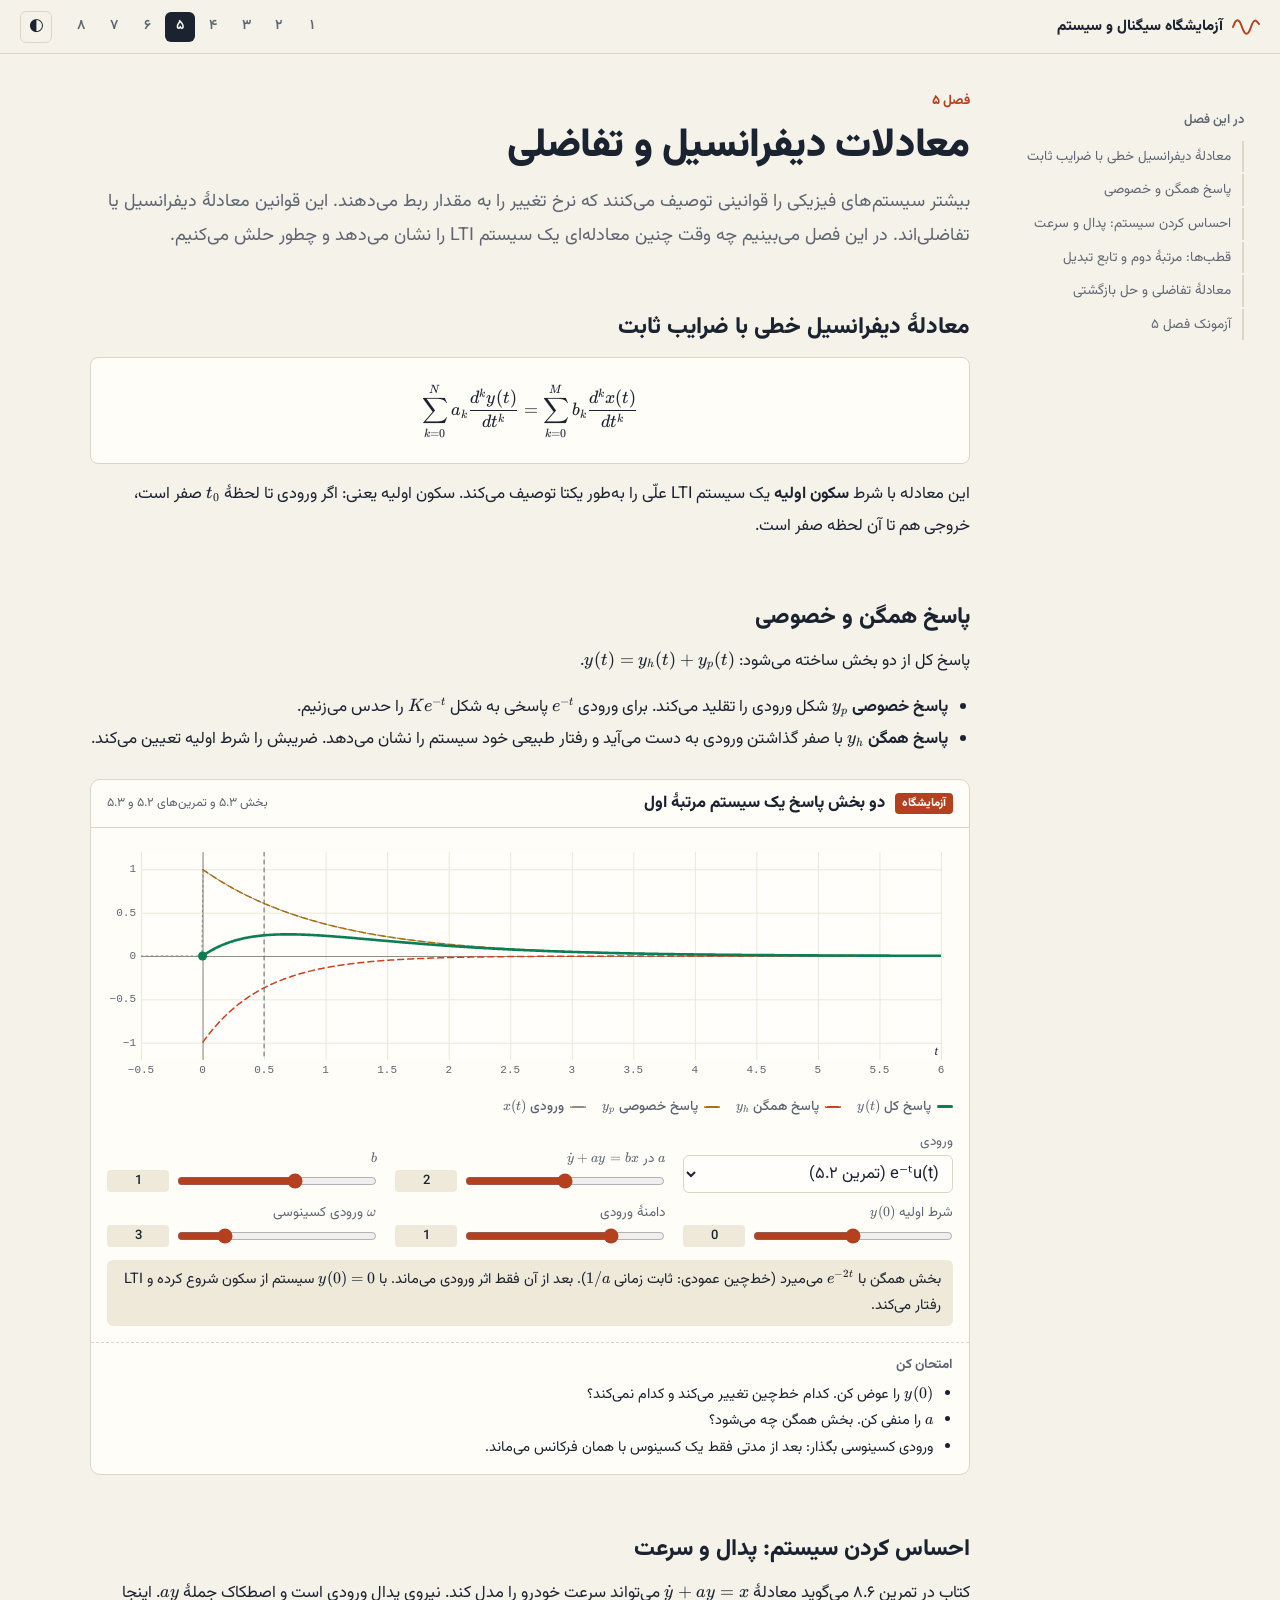
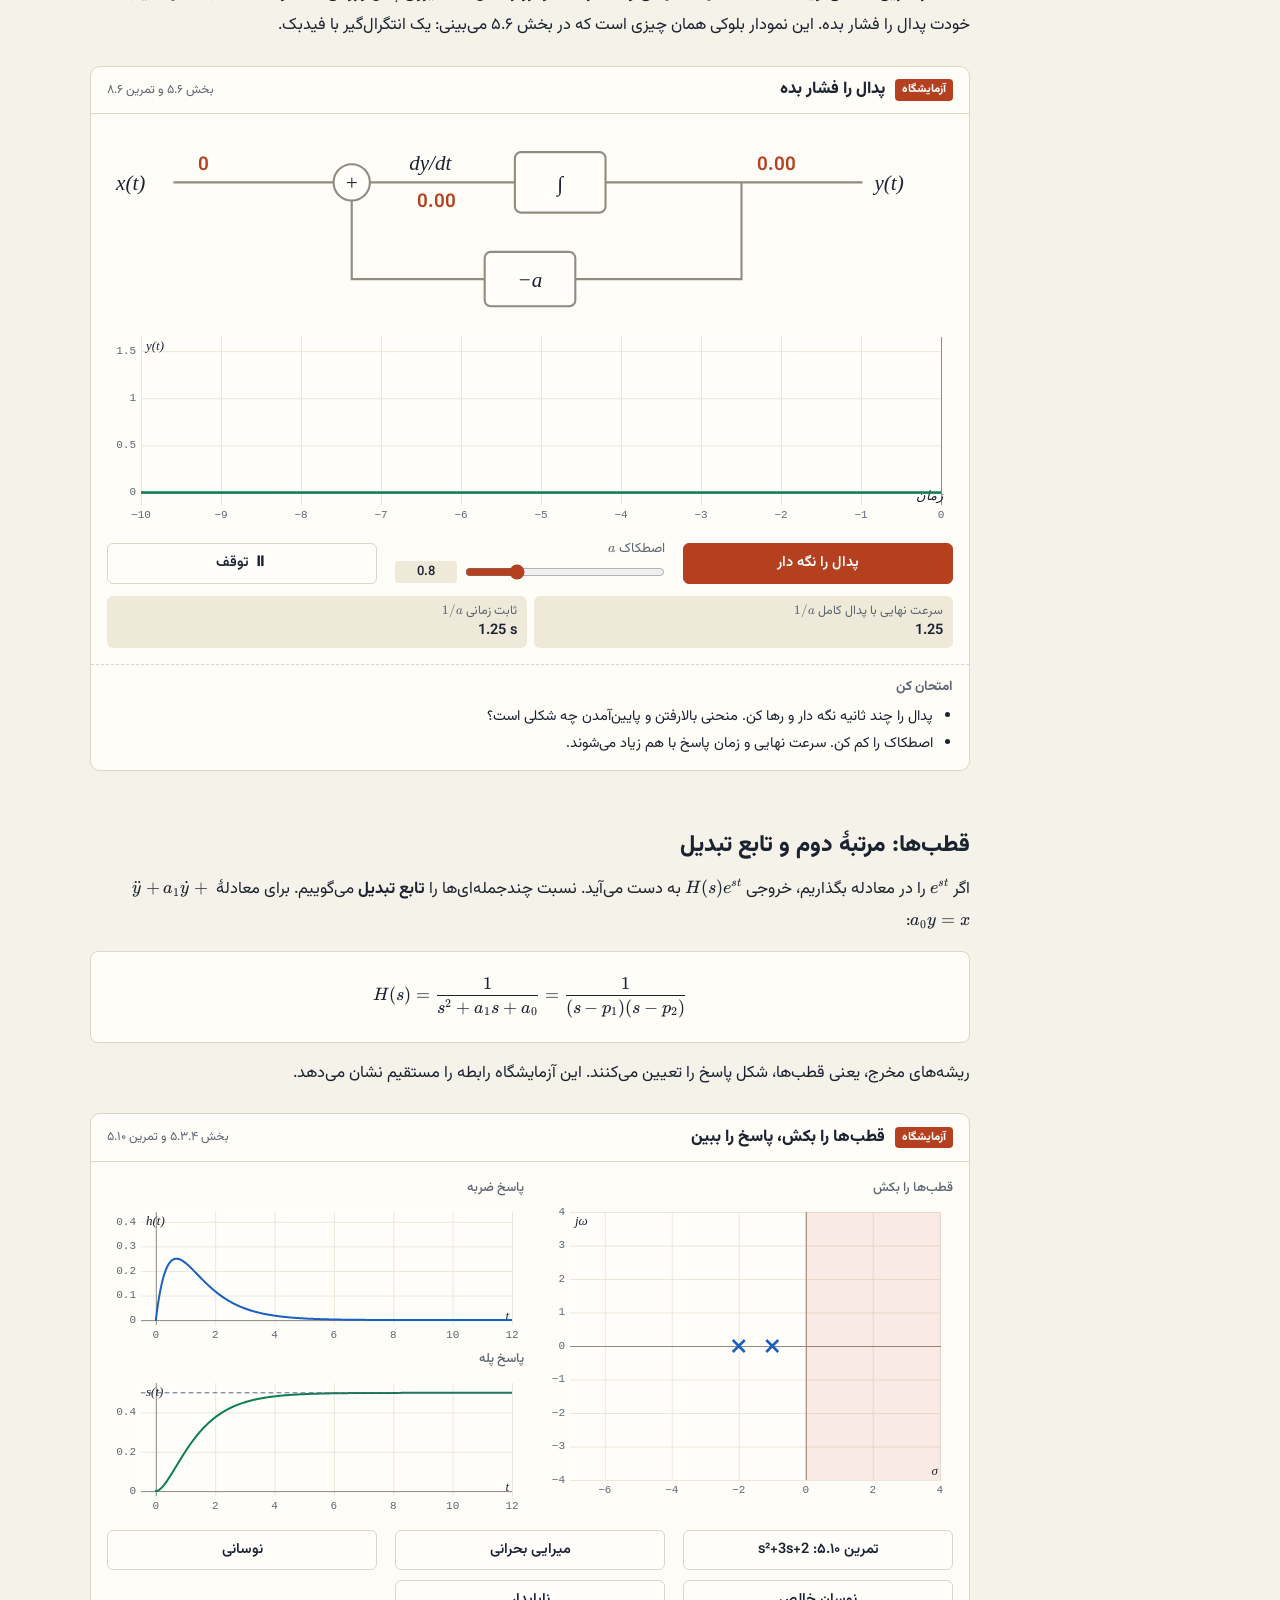
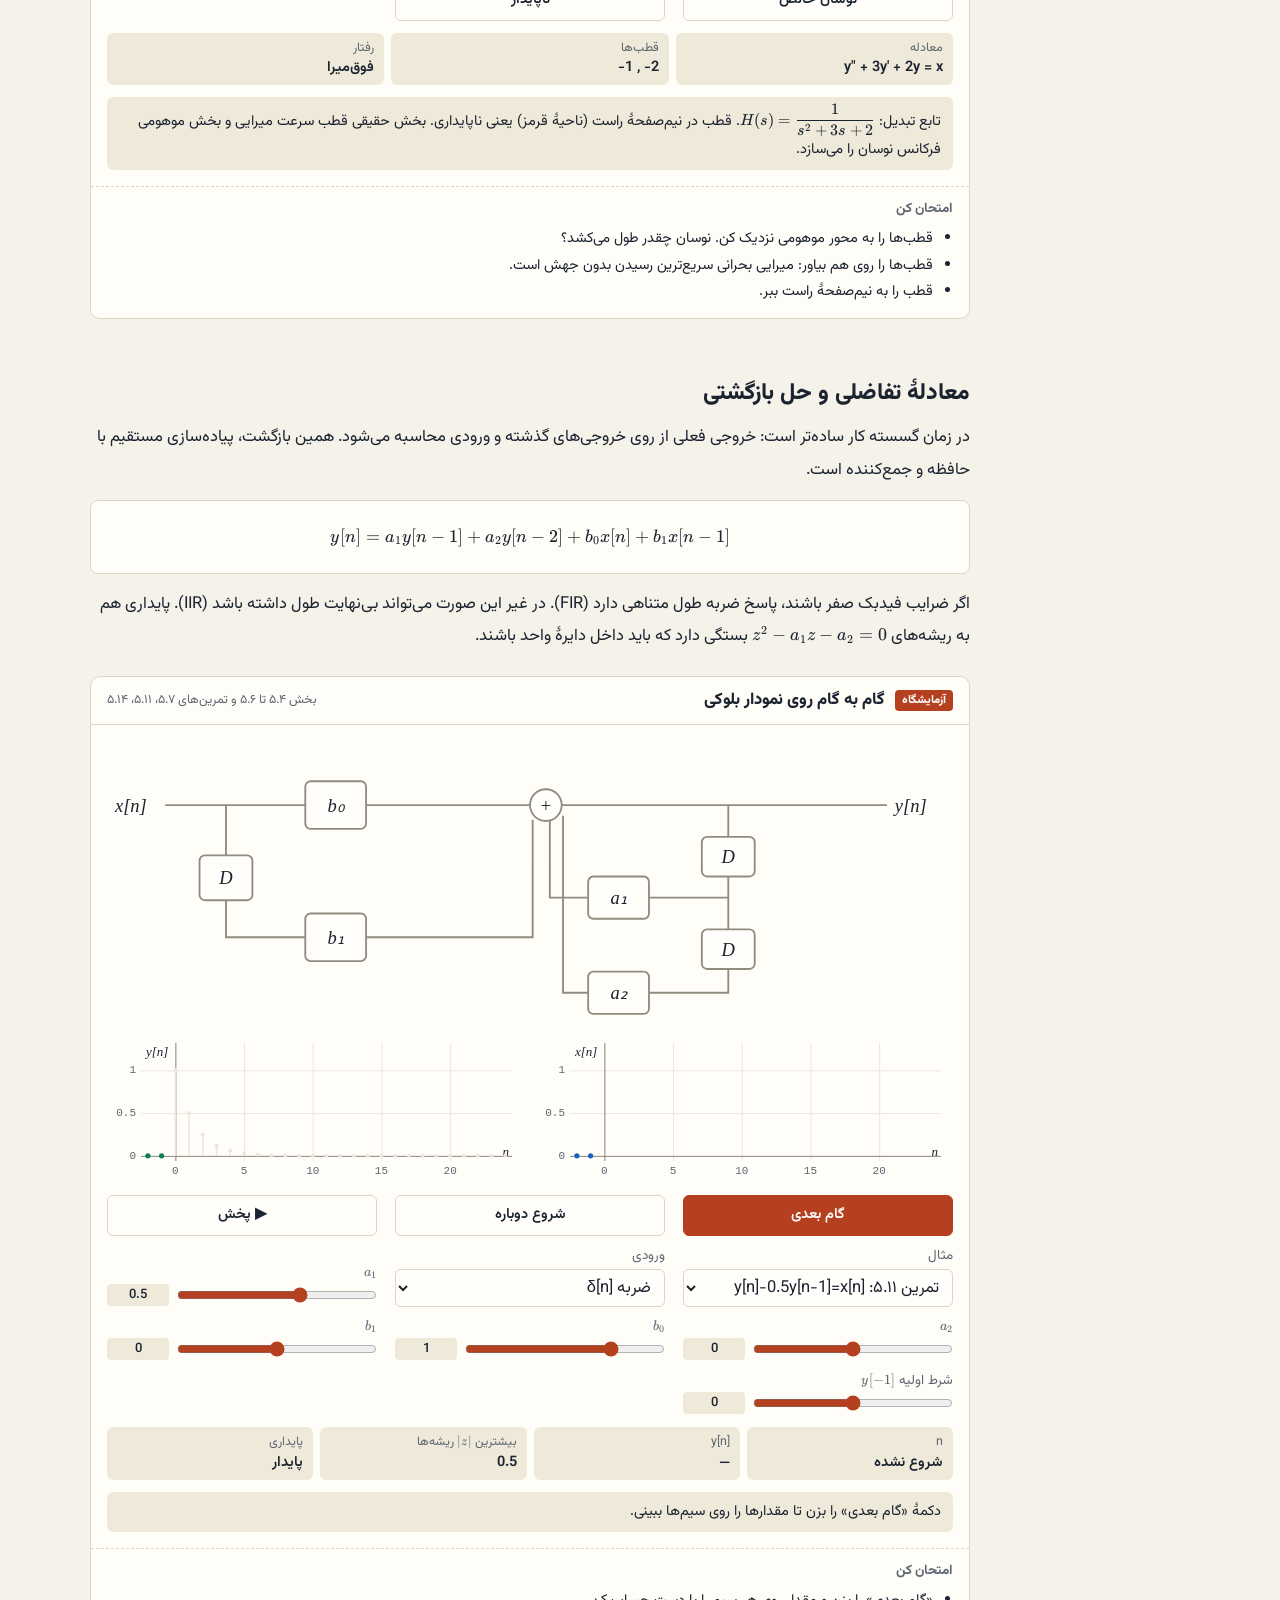
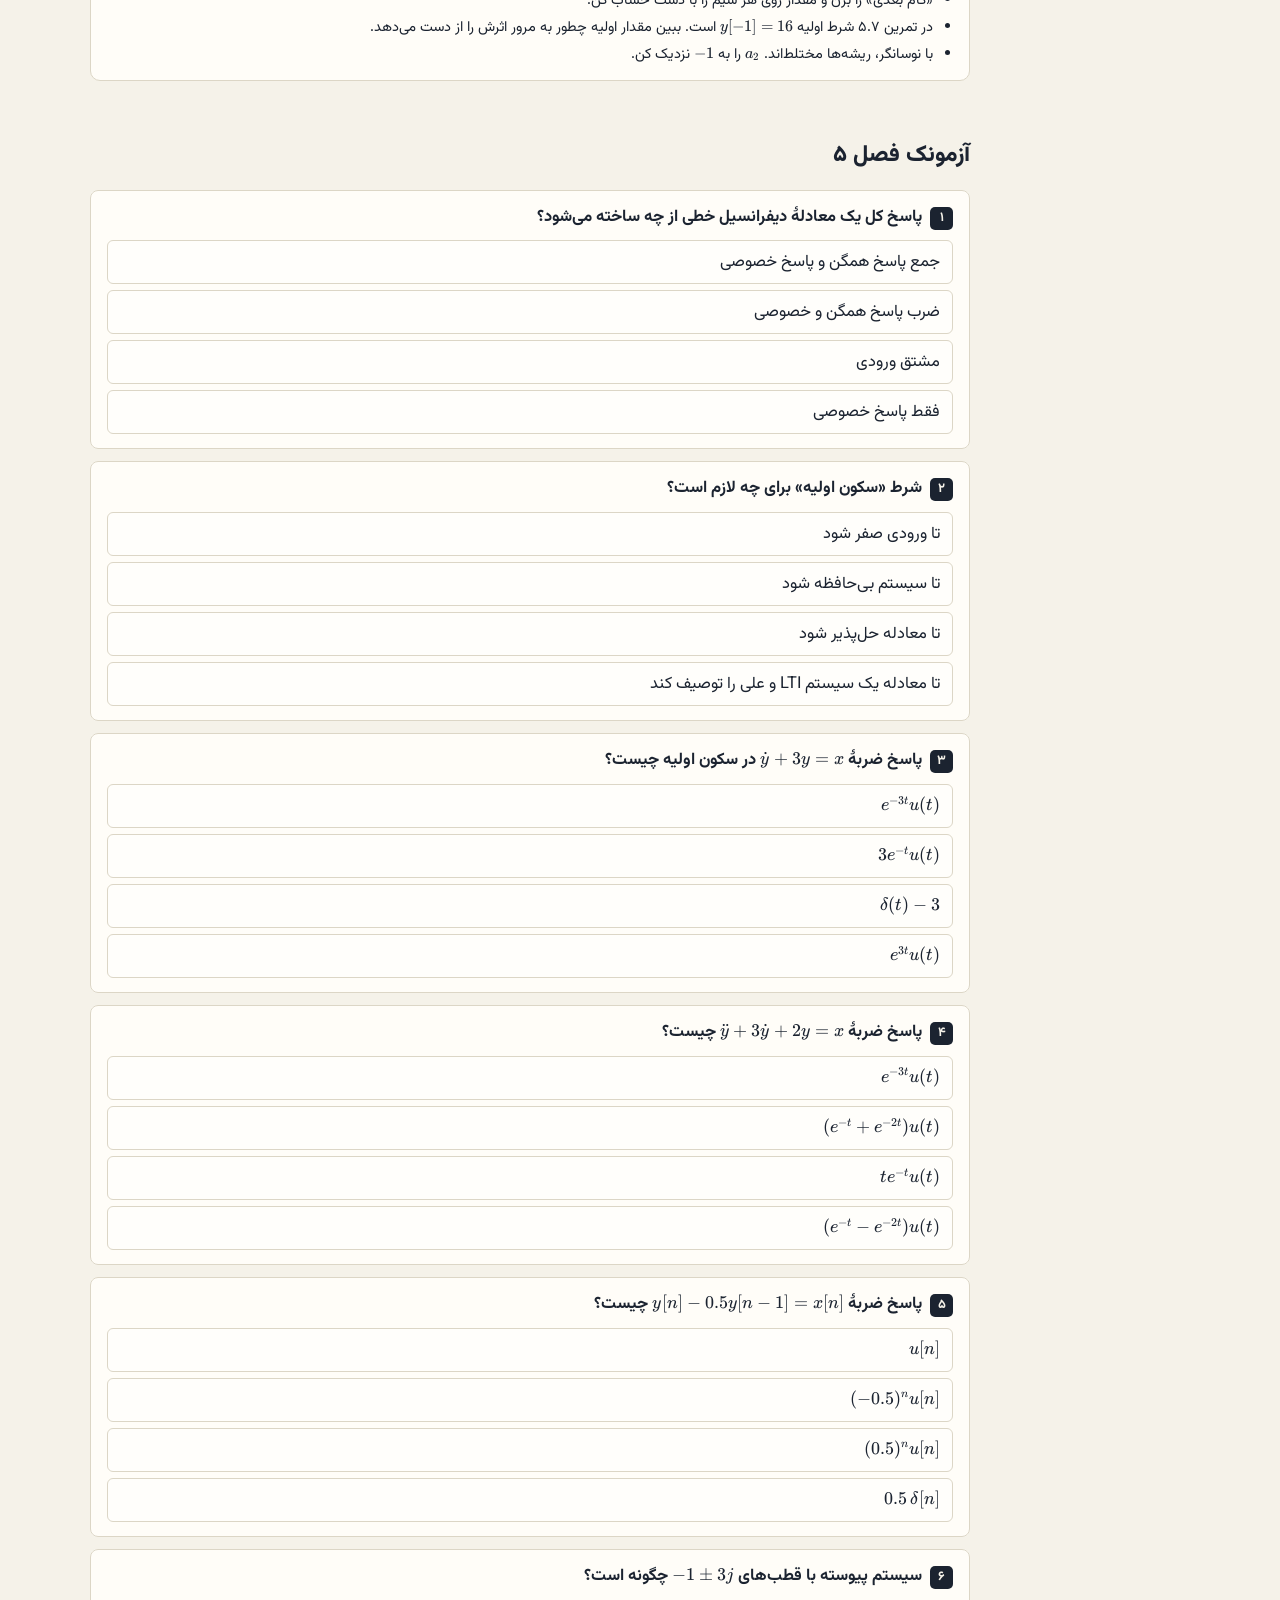
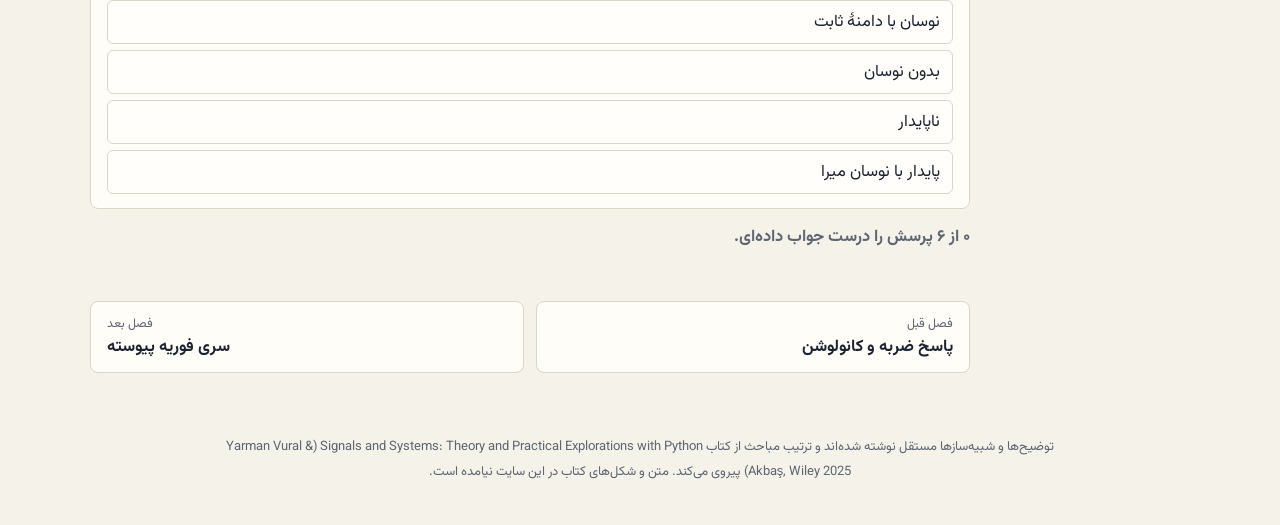
<file: ch5.html>
<!doctype html>
<html lang="fa" dir="rtl">
<head>
<meta charset="utf-8">
<meta name="viewport" content="width=device-width,initial-scale=1">
<title>معادلات دیفرانسیل و تفاضلی | آزمایشگاه سیگنال و سیستم</title>
<meta name="description" content="پاسخ همگن و خصوصی، قطب‌ها، معادلهٔ تفاضلی بازگشتی و نمودار بلوکی با شبیه‌ساز تعاملی">
<link rel="icon" href="data:image/svg+xml,%3Csvg xmlns='http://www.w3.org/2000/svg' viewBox='0 0 28 28'%3E%3Crect width='28' height='28' rx='6' fill='%23b5401f'/%3E%3Cpath d='M3 14c3-10 6-10 9 0s6 10 9 0 3-6 4-4' fill='none' stroke='white' stroke-width='2.4' stroke-linecap='round'/%3E%3C/svg%3E">
<link rel="stylesheet" href="assets/vendor/katex/katex.min.css">
<link rel="stylesheet" href="assets/style.css">
<script defer src="assets/vendor/katex/katex.min.js"></script>
<script defer src="assets/vendor/katex/auto-render.min.js"></script>
<script defer src="assets/lib.js"></script>
<script defer src="assets/labs/ch5.js"></script>
</head>
<body data-ch="ch5">
<div class="page">
<main>
<p class="kicker">فصل ۵</p>
<h1>معادلات دیفرانسیل و تفاضلی</h1>
<p class="lead">بیشتر سیستم‌های فیزیکی را قوانینی توصیف می‌کنند که نرخ تغییر را به مقدار ربط می‌دهند. این قوانین معادلهٔ دیفرانسیل یا تفاضلی‌اند. در این فصل می‌بینیم چه وقت چنین معادله‌ای یک سیستم LTI را نشان می‌دهد و چطور حلش می‌کنیم.</p>

<h2>معادلهٔ دیفرانسیل خطی با ضرایب ثابت</h2>
<div class="eq-box">$$\sum_{k=0}^{N}a_k\frac{d^ky(t)}{dt^k}=\sum_{k=0}^{M}b_k\frac{d^kx(t)}{dt^k}$$</div>
<p>این معادله با شرط <b>سکون اولیه</b> یک سیستم LTI علّی را به‌طور یکتا توصیف می‌کند. سکون اولیه یعنی: اگر ورودی تا لحظهٔ $t_0$ صفر است، خروجی هم تا آن لحظه صفر است.</p>

<h2>پاسخ همگن و خصوصی</h2>
<p>پاسخ کل از دو بخش ساخته می‌شود: $y(t)=y_h(t)+y_p(t)$.</p>
<ul><li><b>پاسخ خصوصی $y_p$</b> شکل ورودی را تقلید می‌کند. برای ورودی $e^{-t}$ پاسخی به شکل $Ke^{-t}$ را حدس می‌زنیم.</li>
<li><b>پاسخ همگن $y_h$</b> با صفر گذاشتن ورودی به دست می‌آید و رفتار طبیعی خود سیستم را نشان می‌دهد. ضریبش را شرط اولیه تعیین می‌کند.</li></ul>
<div class="lab" data-lab="first-order" data-title="دو بخش پاسخ یک سیستم مرتبهٔ اول" data-ref="بخش ۵.۳ و تمرین‌های ۵.۲ و ۵.۳">
<p>امتحان کن</p><ul><li>$y(0)$ را عوض کن. کدام خط‌چین تغییر می‌کند و کدام نمی‌کند؟</li><li>$a$ را منفی کن. بخش همگن چه می‌شود؟</li><li>ورودی کسینوسی بگذار: بعد از مدتی فقط یک کسینوس با همان فرکانس می‌ماند.</li></ul></div>

<h2>احساس کردن سیستم: پدال و سرعت</h2>
<p>کتاب در تمرین ۸.۶ می‌گوید معادلهٔ $\dot y+ay=x$ می‌تواند سرعت خودرو را مدل کند. نیروی پدال ورودی است و اصطکاک جملهٔ $ay$. اینجا خودت پدال را فشار بده. این نمودار بلوکی همان چیزی است که در بخش ۵.۶ می‌بینی: یک انتگرال‌گیر با فیدبک.</p>
<div class="lab" data-lab="pedal" data-title="پدال را فشار بده" data-ref="بخش ۵.۶ و تمرین ۸.۶">
<p>امتحان کن</p><ul><li>پدال را چند ثانیه نگه دار و رها کن. منحنی بالارفتن و پایین‌آمدن چه شکلی است؟</li><li>اصطکاک را کم کن. سرعت نهایی و زمان پاسخ با هم زیاد می‌شوند.</li></ul></div>

<h2>قطب‌ها: مرتبهٔ دوم و تابع تبدیل</h2>
<p>اگر $e^{st}$ را در معادله بگذاریم، خروجی $H(s)e^{st}$ به دست می‌آید. نسبت چندجمله‌ای‌ها را <b>تابع تبدیل</b> می‌گوییم. برای معادلهٔ $\ddot y+a_1\dot y+a_0y=x$:</p>
<div class="eq-box">$$H(s)=\frac{1}{s^2+a_1s+a_0}=\frac{1}{(s-p_1)(s-p_2)}$$</div>
<p>ریشه‌های مخرج، یعنی قطب‌ها، شکل پاسخ را تعیین می‌کنند. این آزمایشگاه رابطه را مستقیم نشان می‌دهد.</p>
<div class="lab" data-lab="pole-drag" data-title="قطب‌ها را بکش، پاسخ را ببین" data-ref="بخش ۵.۳.۴ و تمرین ۵.۱۰">
<p>امتحان کن</p><ul><li>قطب‌ها را به محور موهومی نزدیک کن. نوسان چقدر طول می‌کشد؟</li><li>قطب‌ها را روی هم بیاور: میرایی بحرانی سریع‌ترین رسیدن بدون جهش است.</li><li>قطب را به نیم‌صفحهٔ راست ببر.</li></ul></div>

<h2>معادلهٔ تفاضلی و حل بازگشتی</h2>
<p>در زمان گسسته کار ساده‌تر است: خروجی فعلی از روی خروجی‌های گذشته و ورودی محاسبه می‌شود. همین بازگشت، پیاده‌سازی مستقیم با حافظه و جمع‌کننده است.</p>
<div class="eq-box">$$y[n]=a_1y[n-1]+a_2y[n-2]+b_0x[n]+b_1x[n-1]$$</div>
<p>اگر ضرایب فیدبک صفر باشند، پاسخ ضربه طول متناهی دارد (FIR). در غیر این صورت می‌تواند بی‌نهایت طول داشته باشد (IIR). پایداری هم به ریشه‌های $z^2-a_1z-a_2=0$ بستگی دارد که باید داخل دایرهٔ واحد باشند.</p>
<div class="lab" data-lab="recursion" data-title="گام به گام روی نمودار بلوکی" data-ref="بخش ۵.۴ تا ۵.۶ و تمرین‌های ۵.۷، ۵.۱۱، ۵.۱۴">
<p>امتحان کن</p><ul><li>«گام بعدی» را بزن و مقدار روی هر سیم را با دست حساب کن.</li><li>در تمرین ۵.۷ شرط اولیه $y[-1]=16$ است. ببین مقدار اولیه چطور به مرور اثرش را از دست می‌دهد.</li><li>با نوسانگر، ریشه‌ها مختلط‌اند. $a_2$ را به $-1$ نزدیک کن.</li></ul></div>

<h2>آزمونک فصل ۵</h2>
<div class="quiz" data-quiz="ch5"></div>
</main>
</div>
</body>
</html>
</file>
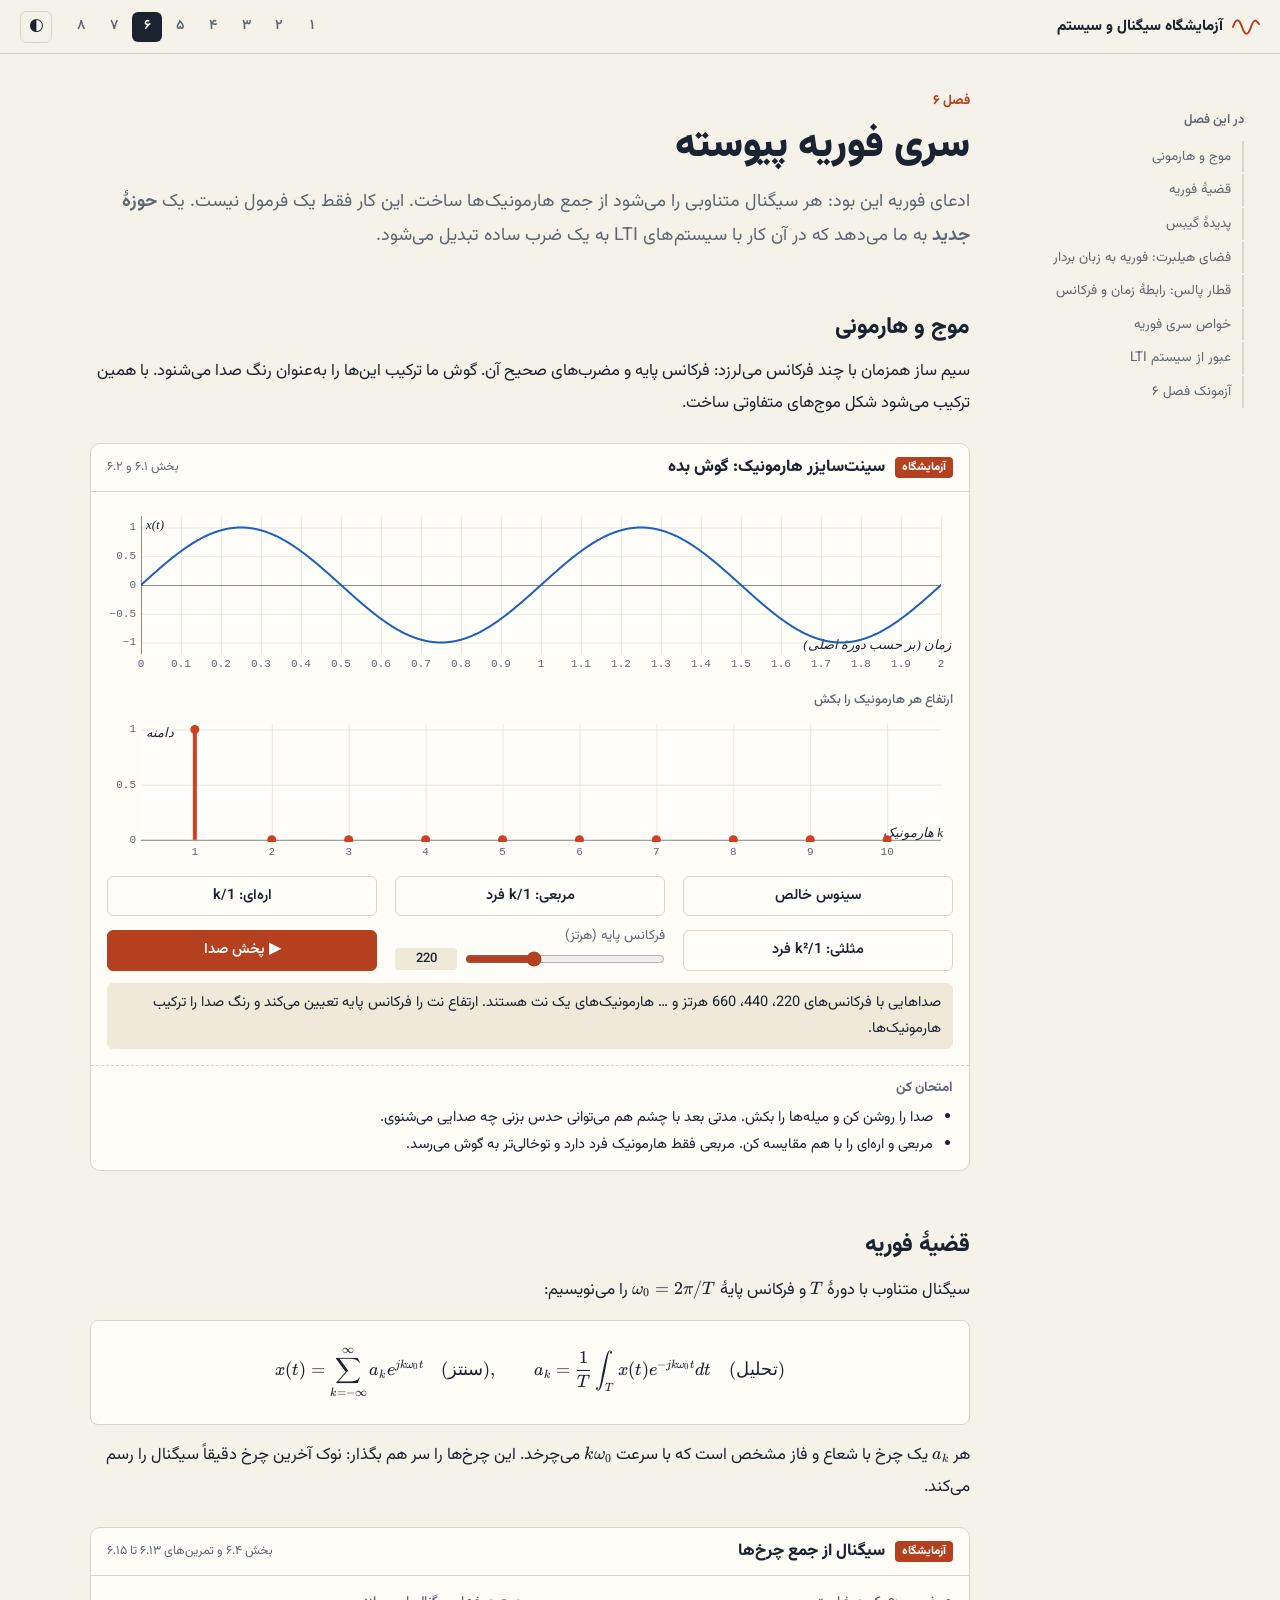
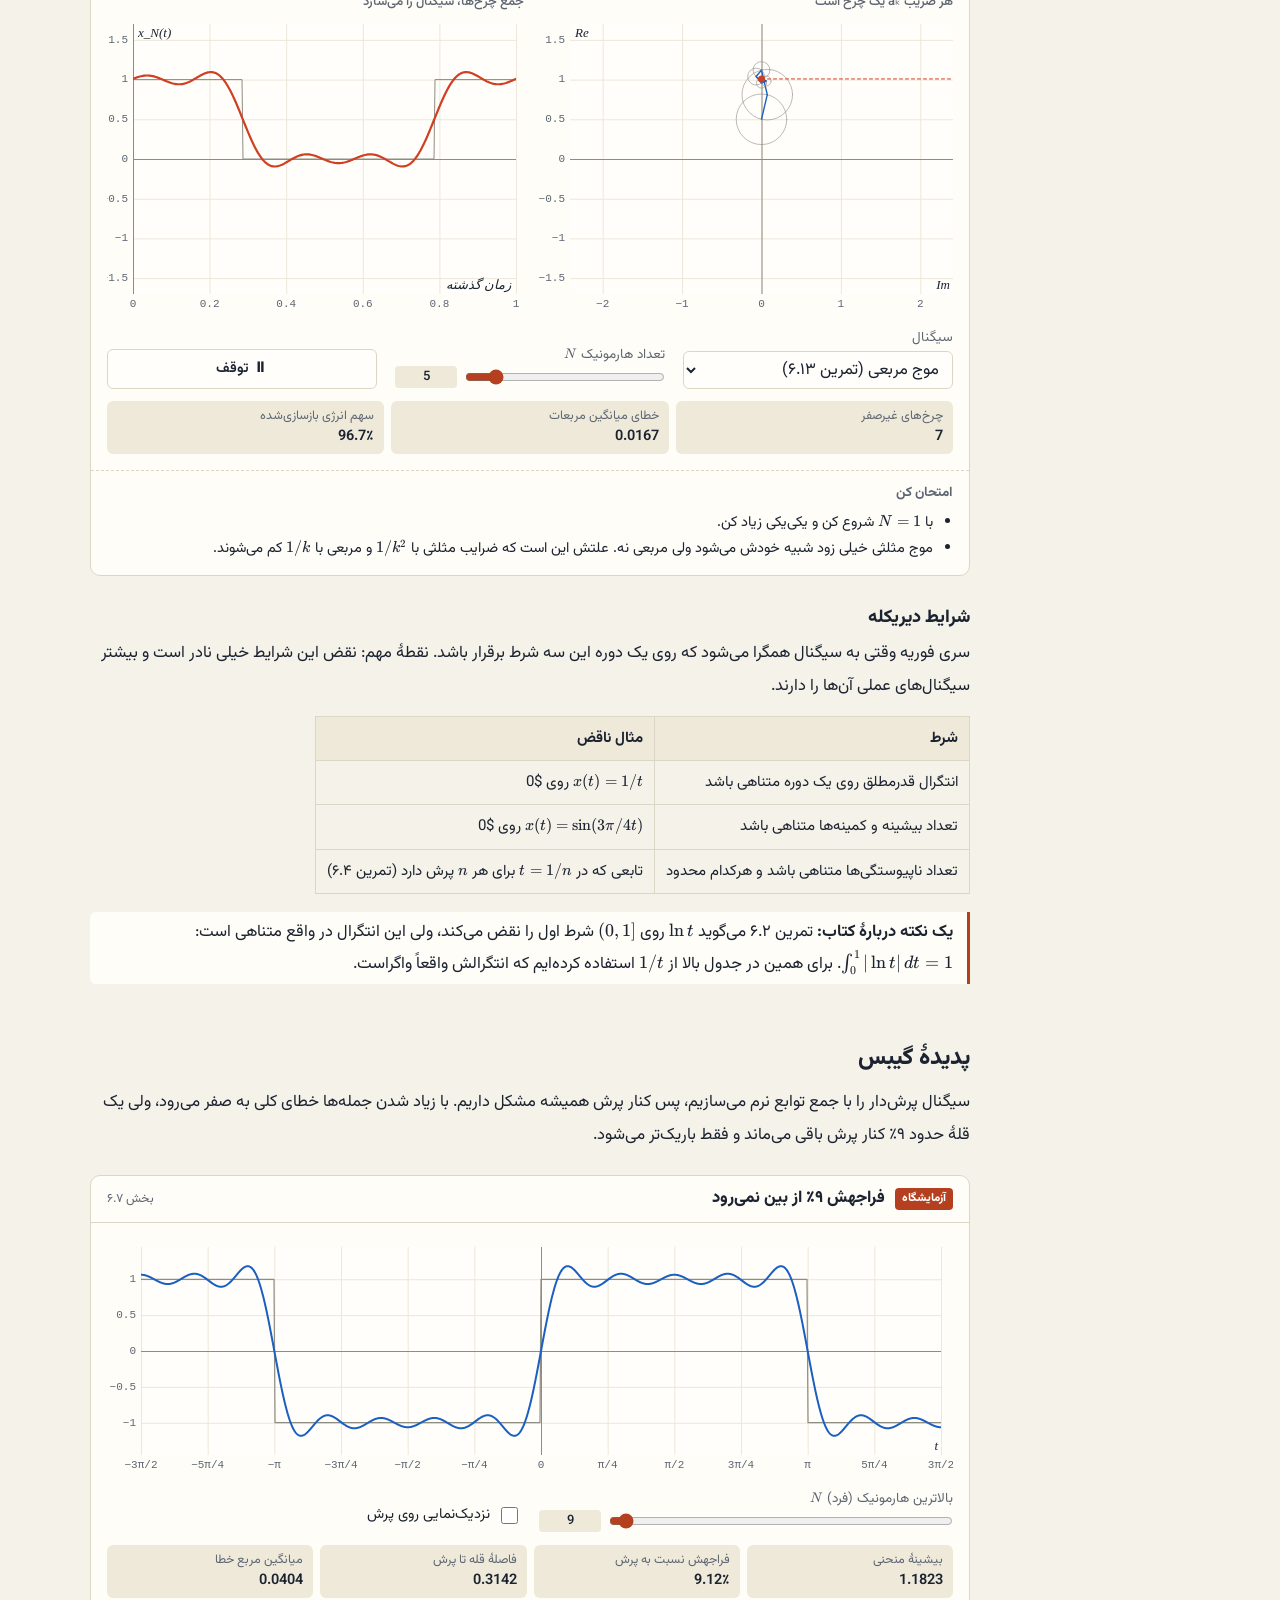
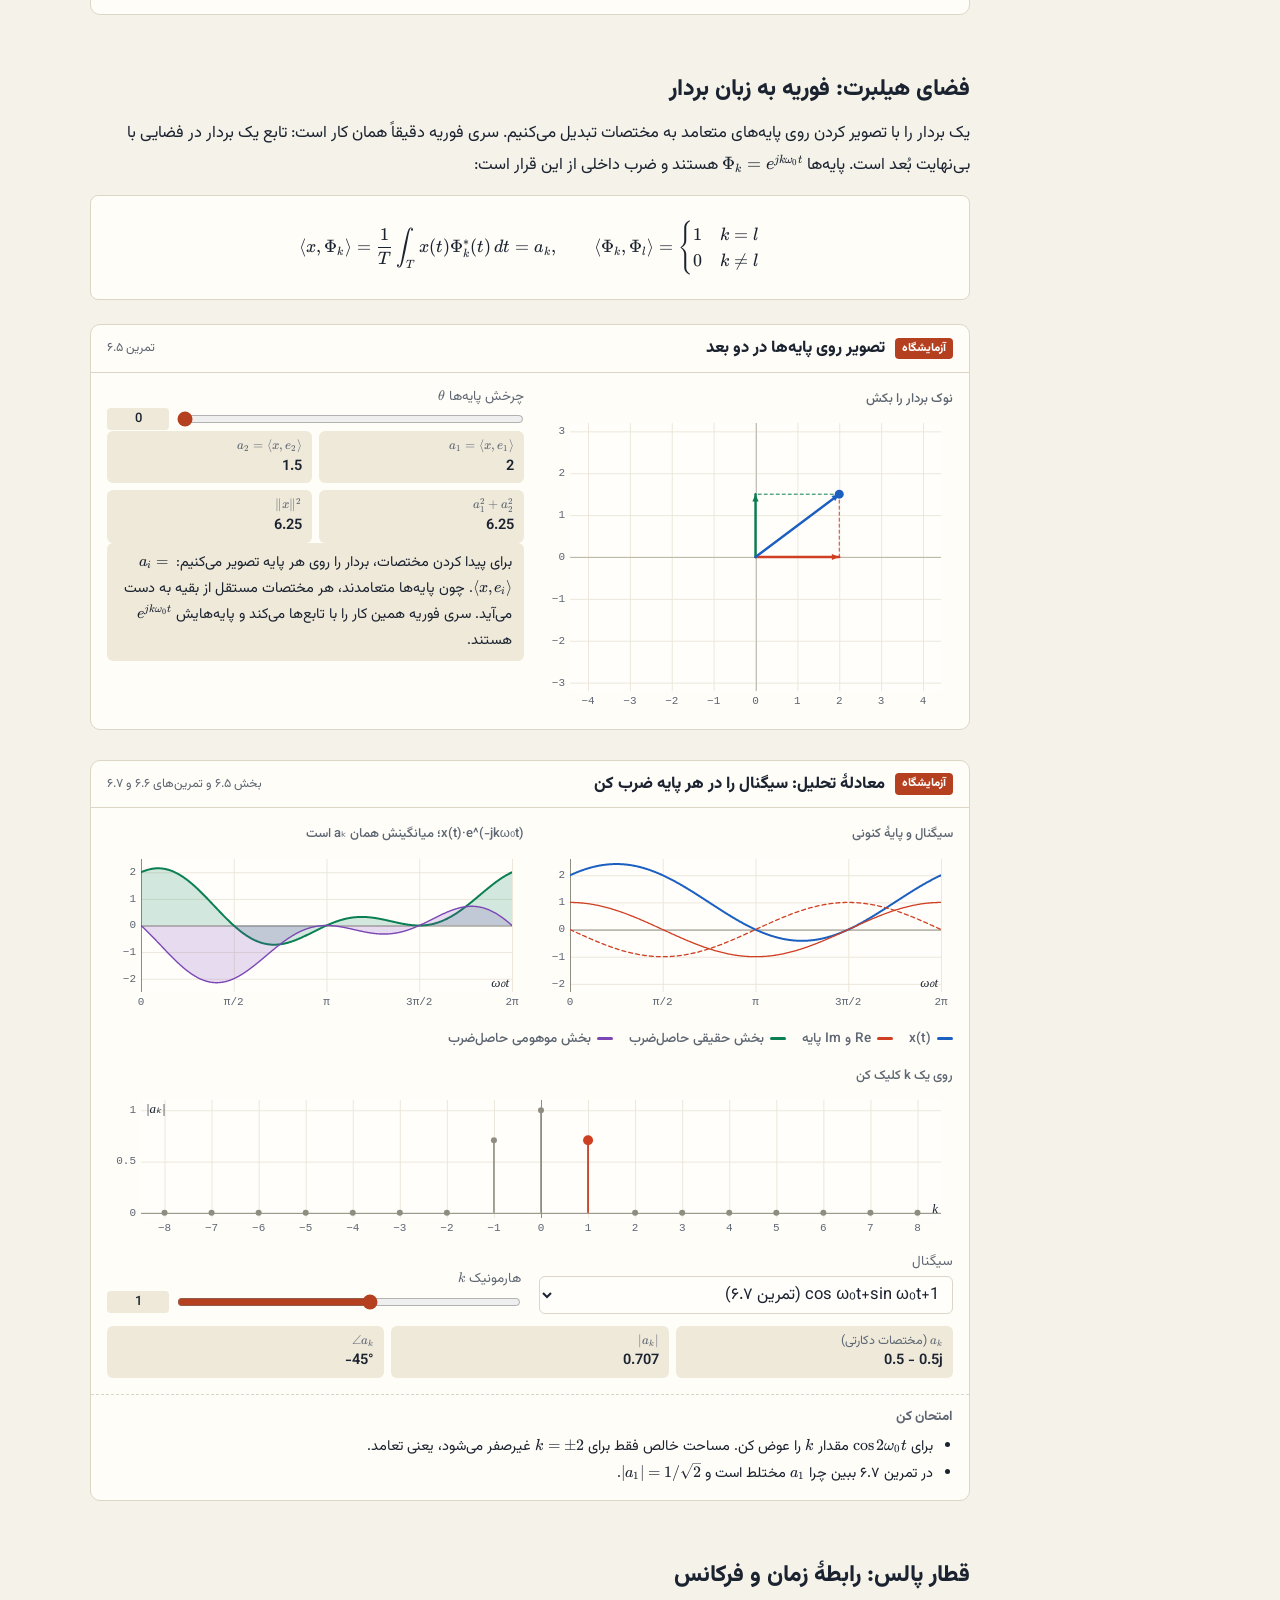
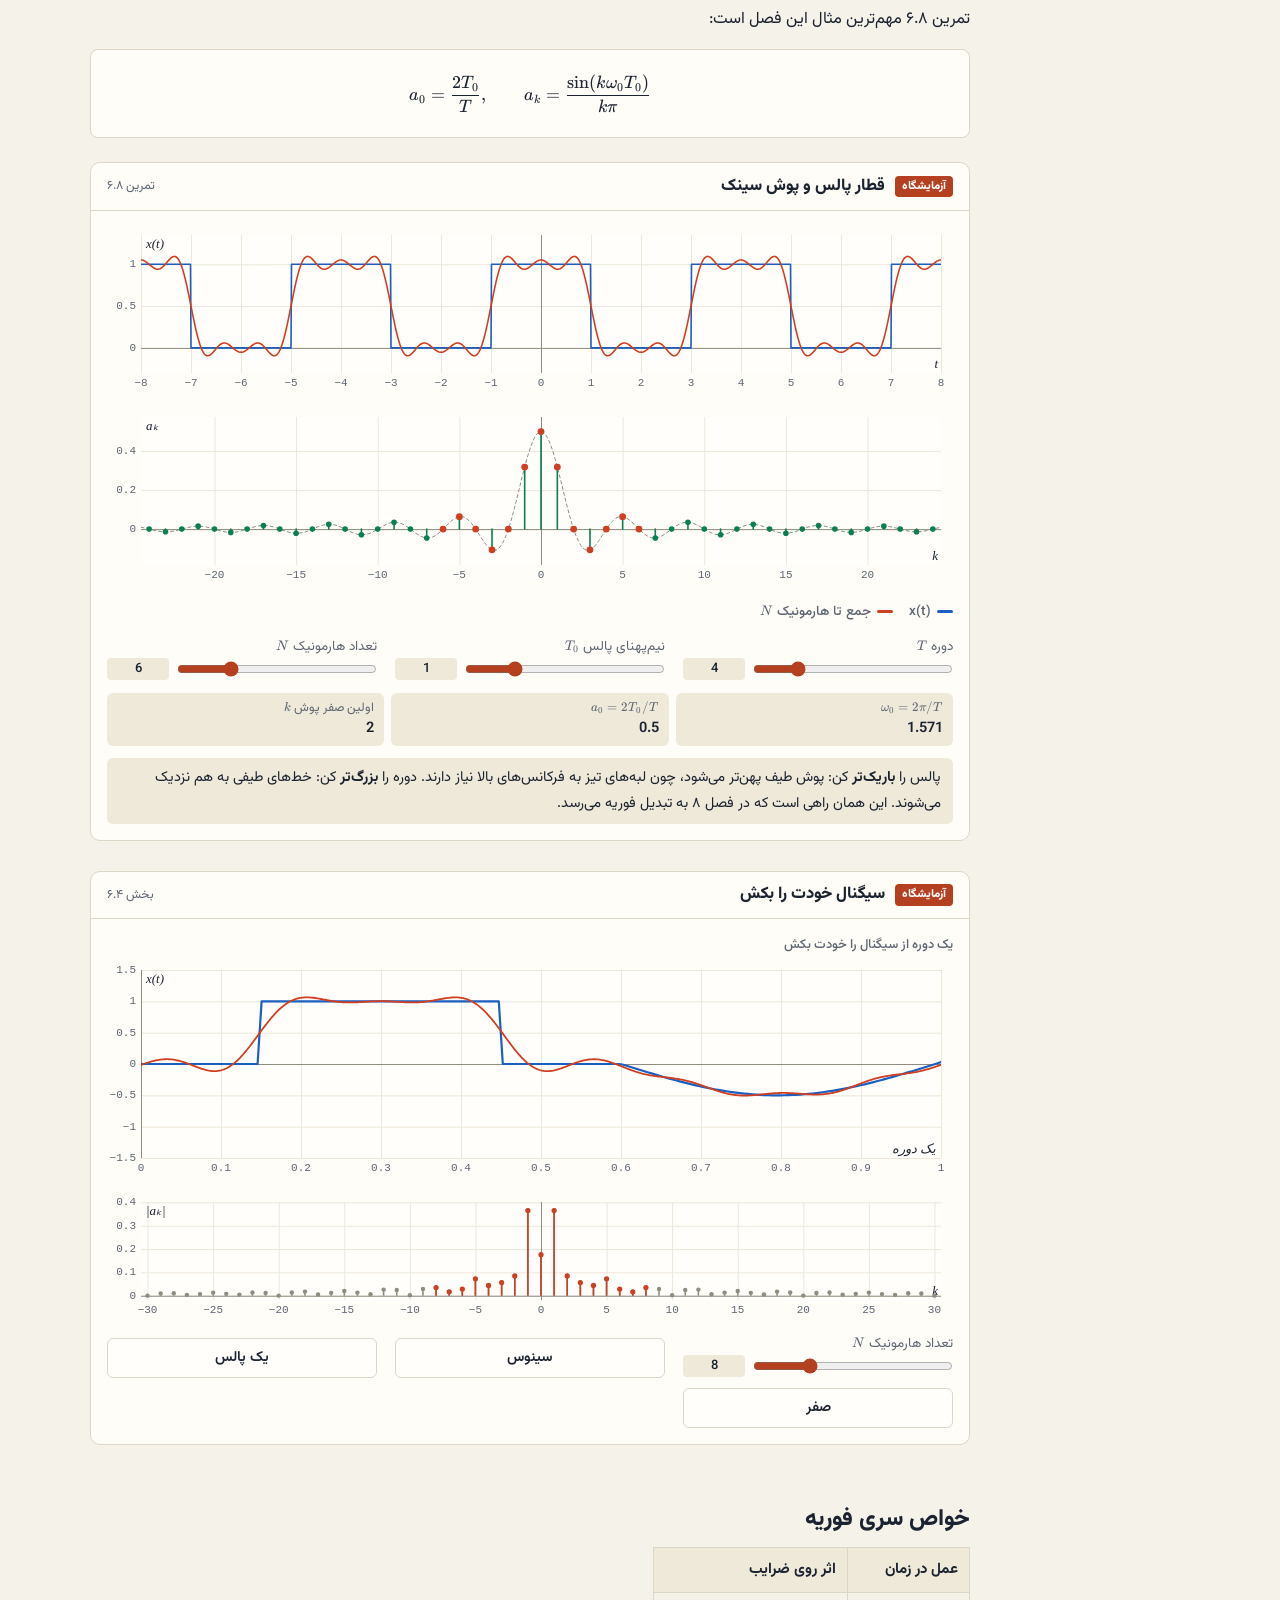
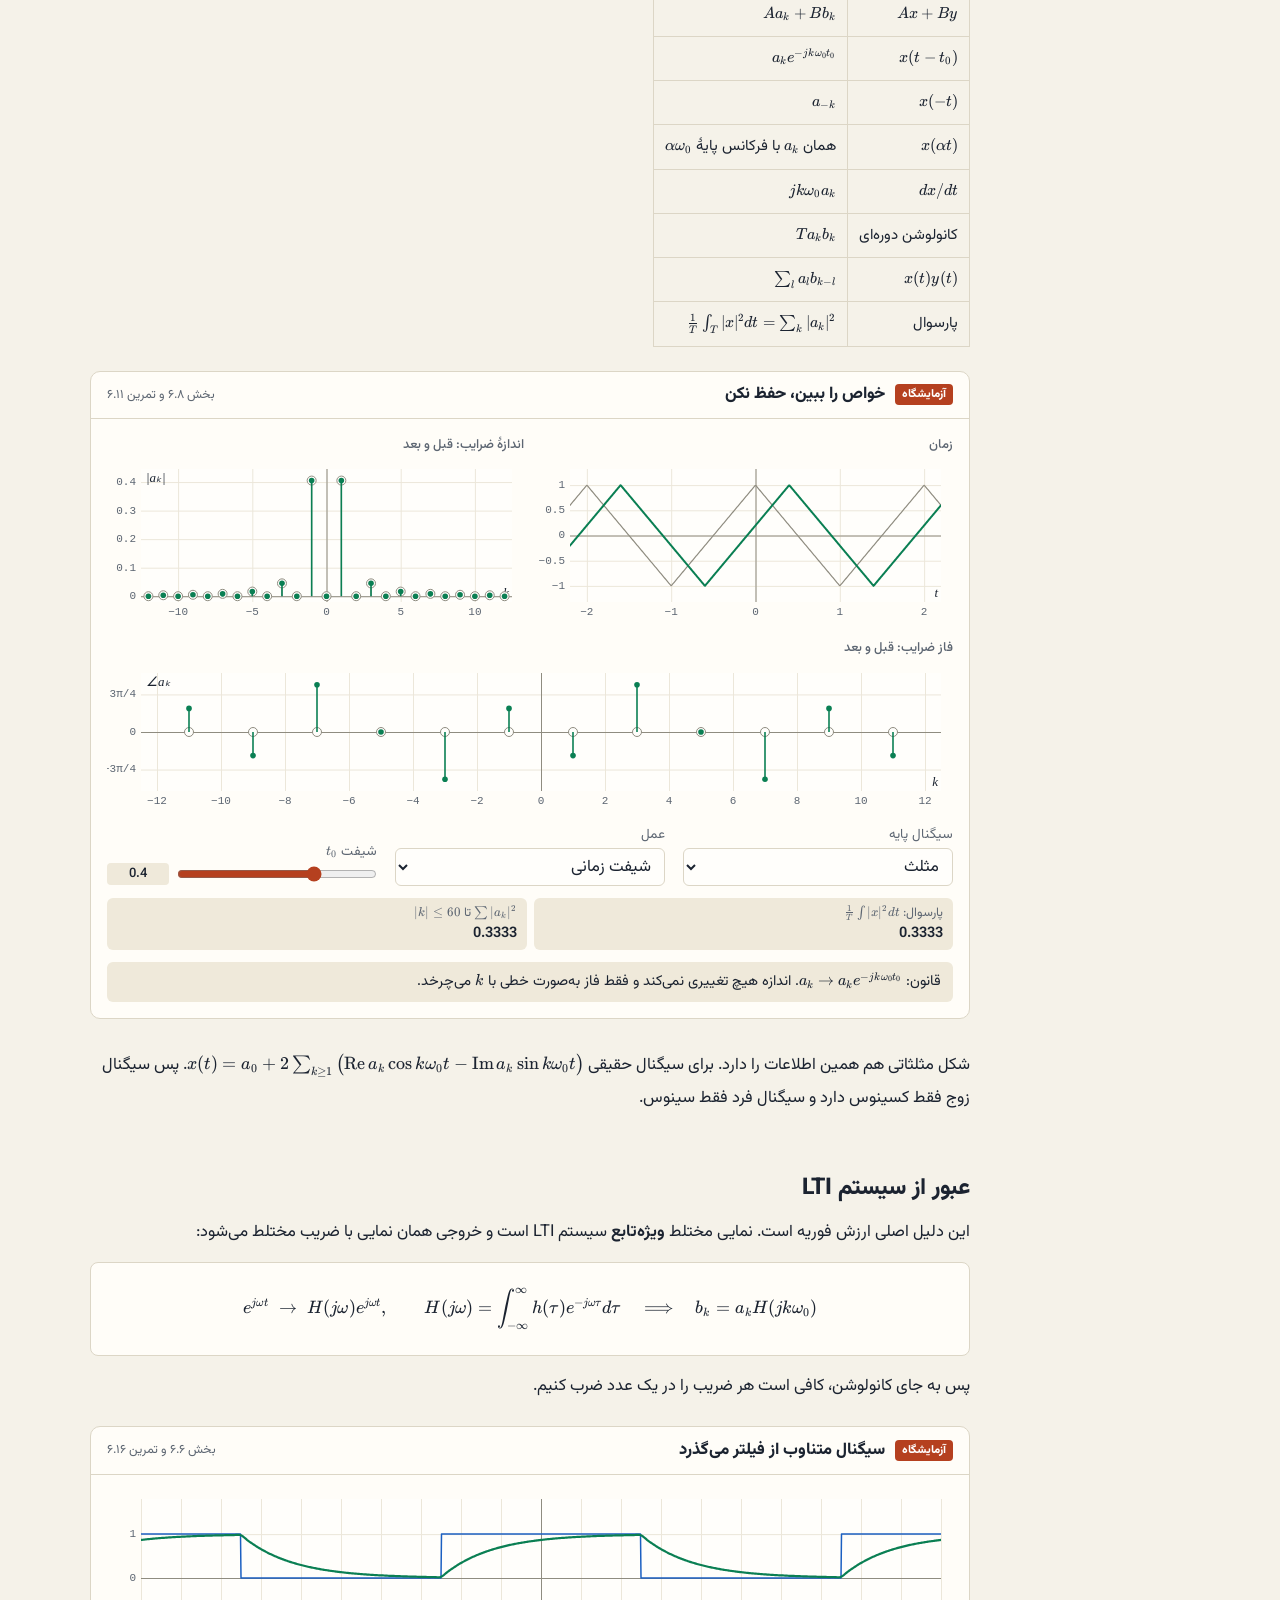
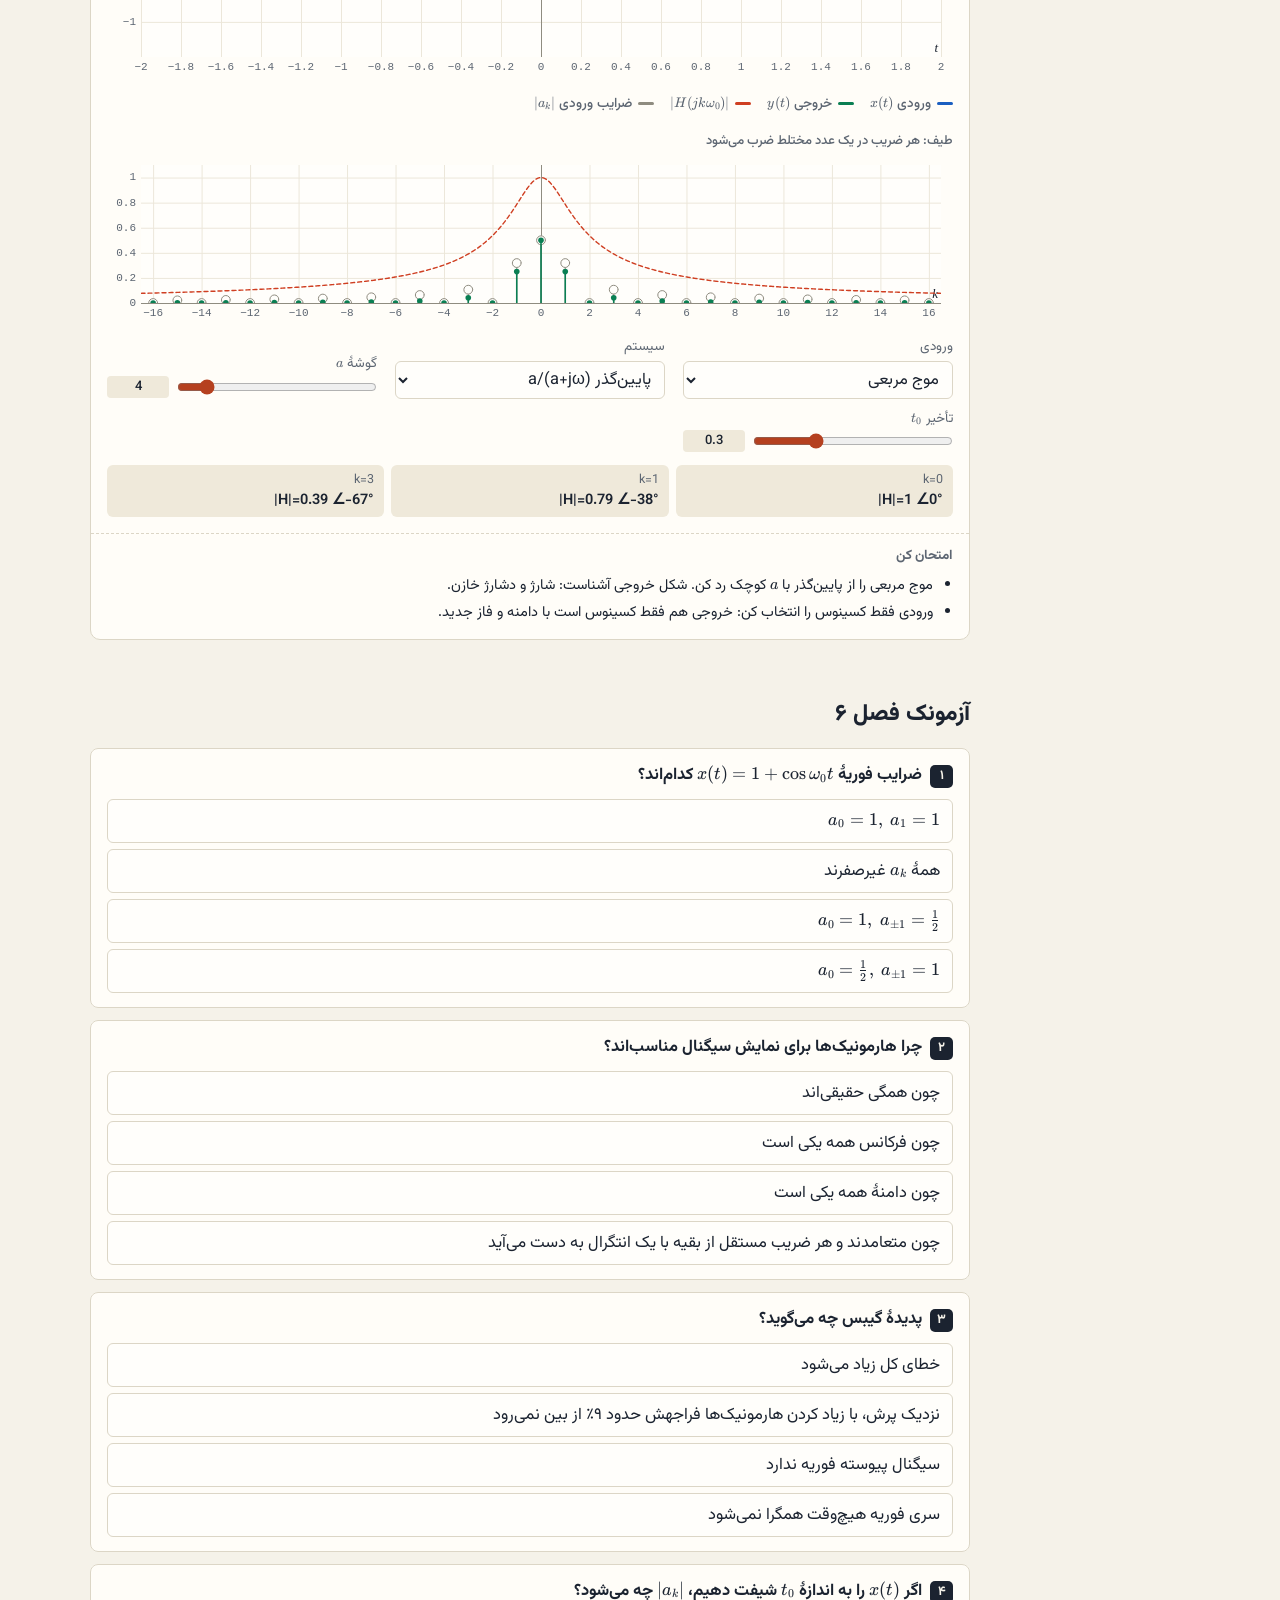
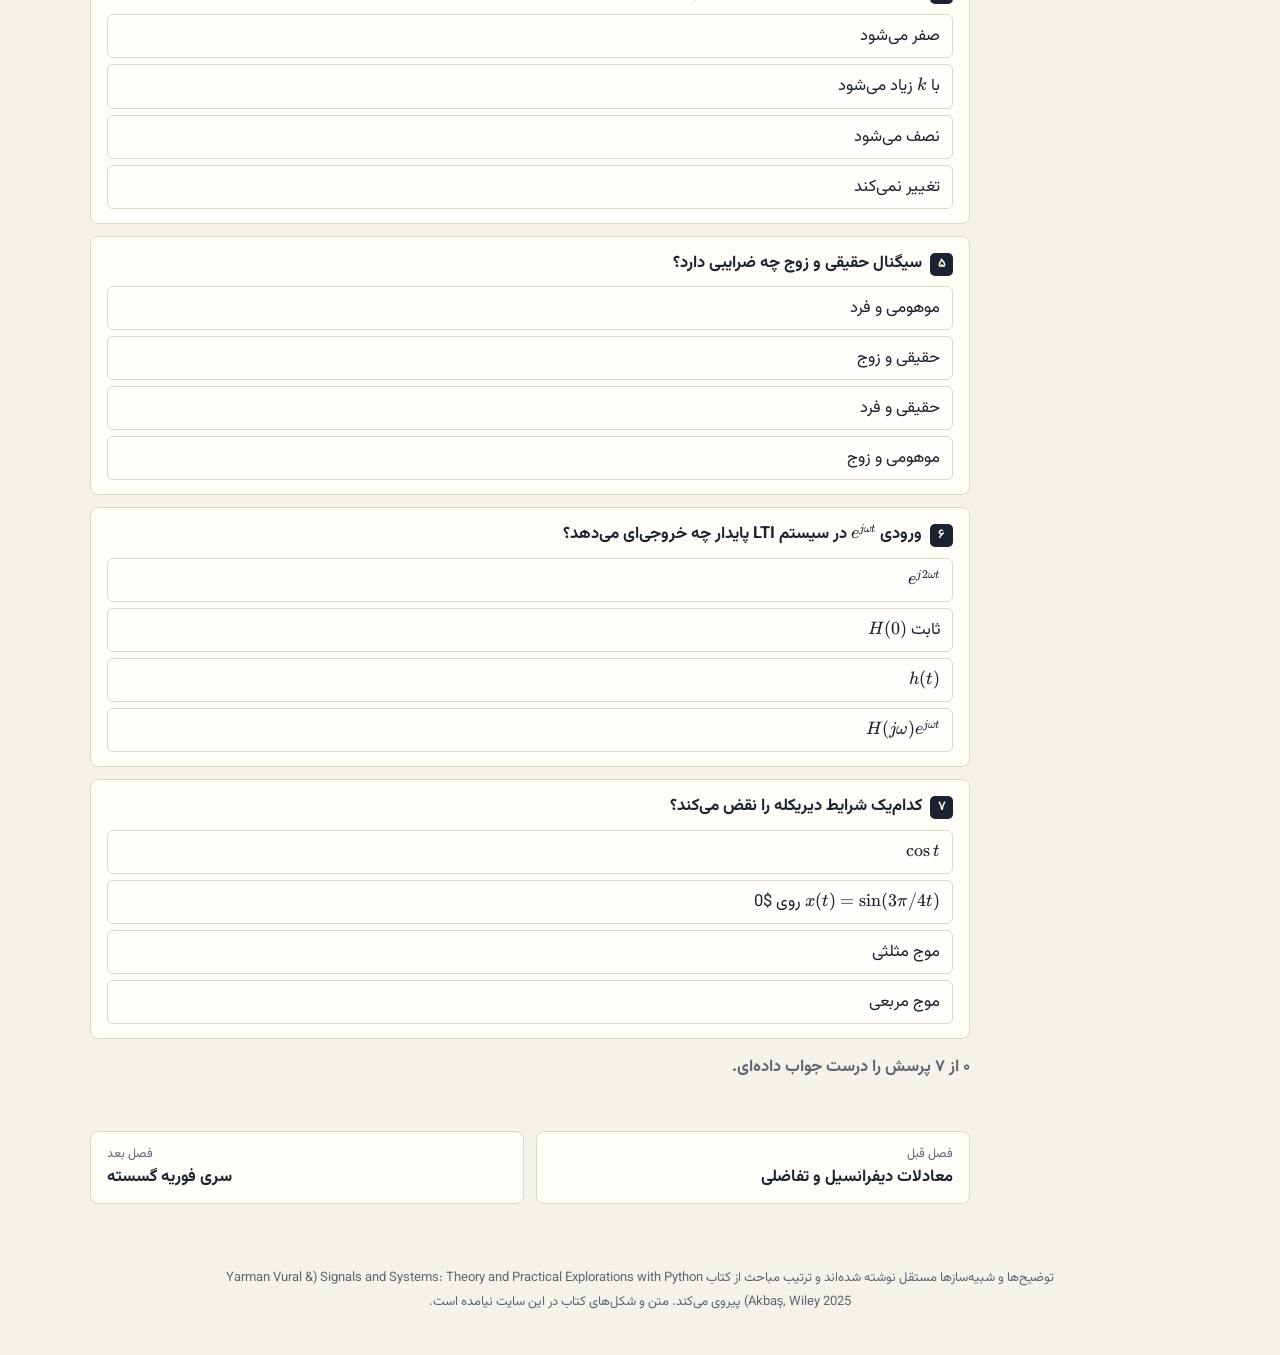
<file: ch6.html>
<!doctype html>
<html lang="fa" dir="rtl">
<head>
<meta charset="utf-8">
<meta name="viewport" content="width=device-width,initial-scale=1">
<title>سری فوریه پیوسته | آزمایشگاه سیگنال و سیستم</title>
<meta name="description" content="هارمونی، چرخ‌های فوریه، پدیدهٔ گیبس، ضرب داخلی، خواص سری فوریه و عبور از سیستم LTI">
<link rel="icon" href="data:image/svg+xml,%3Csvg xmlns='http://www.w3.org/2000/svg' viewBox='0 0 28 28'%3E%3Crect width='28' height='28' rx='6' fill='%23b5401f'/%3E%3Cpath d='M3 14c3-10 6-10 9 0s6 10 9 0 3-6 4-4' fill='none' stroke='white' stroke-width='2.4' stroke-linecap='round'/%3E%3C/svg%3E">
<link rel="stylesheet" href="assets/vendor/katex/katex.min.css">
<link rel="stylesheet" href="assets/style.css">
<script defer src="assets/vendor/katex/katex.min.js"></script>
<script defer src="assets/vendor/katex/auto-render.min.js"></script>
<script defer src="assets/lib.js"></script>
<script defer src="assets/labs/ch6.js"></script>
</head>
<body data-ch="ch6">
<div class="page">
<main>
<p class="kicker">فصل ۶</p>
<h1>سری فوریه پیوسته</h1>
<p class="lead">ادعای فوریه این بود: هر سیگنال متناوبی را می‌شود از جمع هارمونیک‌ها ساخت. این کار فقط یک فرمول نیست. یک <b>حوزهٔ جدید</b> به ما می‌دهد که در آن کار با سیستم‌های LTI به یک ضرب ساده تبدیل می‌شود.</p>

<h2>موج و هارمونی</h2>
<p>سیم ساز همزمان با چند فرکانس می‌لرزد: فرکانس پایه و مضرب‌های صحیح آن. گوش ما ترکیب این‌ها را به‌عنوان رنگ صدا می‌شنود. با همین ترکیب می‌شود شکل موج‌های متفاوتی ساخت.</p>
<div class="lab" data-lab="harmony" data-title="سینت‌سایزر هارمونیک: گوش بده" data-ref="بخش ۶.۱ و ۶.۲">
<p>امتحان کن</p><ul><li>صدا را روشن کن و میله‌ها را بکش. مدتی بعد با چشم هم می‌توانی حدس بزنی چه صدایی می‌شنوی.</li><li>مربعی و اره‌ای را با هم مقایسه کن. مربعی فقط هارمونیک فرد دارد و توخالی‌تر به گوش می‌رسد.</li></ul></div>

<h2>قضیهٔ فوریه</h2>
<p>سیگنال متناوب با دورهٔ $T$ و فرکانس پایهٔ $\omega_0=2\pi/T$ را می‌نویسیم:</p>
<div class="eq-box">$$x(t)=\sum_{k=-\infty}^{\infty}a_ke^{jk\omega_0t}\quad\text{(سنتز)},\qquad a_k=\frac{1}{T}\int_{T}x(t)e^{-jk\omega_0t}dt\quad\text{(تحلیل)}$$</div>
<p>هر $a_k$ یک چرخ با شعاع و فاز مشخص است که با سرعت $k\omega_0$ می‌چرخد. این چرخ‌ها را سر هم بگذار: نوک آخرین چرخ دقیقاً سیگنال را رسم می‌کند.</p>
<div class="lab" data-lab="epicycles" data-title="سیگنال از جمع چرخ‌ها" data-ref="بخش ۶.۴ و تمرین‌های ۶.۱۳ تا ۶.۱۵">
<p>امتحان کن</p><ul><li>با $N=1$ شروع کن و یکی‌یکی زیاد کن.</li><li>موج مثلثی خیلی زود شبیه خودش می‌شود ولی مربعی نه. علتش این است که ضرایب مثلثی با $1/k^2$ و مربعی با $1/k$ کم می‌شوند.</li></ul></div>

<h3>شرایط دیریکله</h3>
<p>سری فوریه وقتی به سیگنال همگرا می‌شود که روی یک دوره این سه شرط برقرار باشد. نقطهٔ مهم: نقض این شرایط خیلی نادر است و بیشتر سیگنال‌های عملی آن‌ها را دارند.</p>
<table class="tbl"><tr><th>شرط</th><th>مثال ناقض</th></tr>
<tr><td>انتگرال قدرمطلق روی یک دوره متناهی باشد</td><td>$x(t)=1/t$ روی $0<t\le1$</td></tr>
<tr><td>تعداد بیشینه و کمینه‌ها متناهی باشد</td><td>$x(t)=\sin(3\pi/4t)$ روی $0<t\le1$ (تمرین ۶.۳)</td></tr>
<tr><td>تعداد ناپیوستگی‌ها متناهی باشد و هرکدام محدود</td><td>تابعی که در $t=1/n$ برای هر $n$ پرش دارد (تمرین ۶.۴)</td></tr></table>
<p class="takeaway"><b>یک نکته دربارهٔ کتاب:</b> تمرین ۶.۲ می‌گوید $\ln t$ روی $(0,1]$ شرط اول را نقض می‌کند، ولی این انتگرال در واقع متناهی است: $\int_0^1|\ln t|\,dt=1$. برای همین در جدول بالا از $1/t$ استفاده کرده‌ایم که انتگرالش واقعاً واگراست.</p>

<h2>پدیدهٔ گیبس</h2>
<p>سیگنال پرش‌دار را با جمع توابع نرم می‌سازیم، پس کنار پرش همیشه مشکل داریم. با زیاد شدن جمله‌ها خطای کلی به صفر می‌رود، ولی یک قلهٔ حدود ۹٪ کنار پرش باقی می‌ماند و فقط باریک‌تر می‌شود.</p>
<div class="lab" data-lab="gibbs" data-title="فراجهش ۹٪ از بین نمی‌رود" data-ref="بخش ۶.۷"></div>

<h2>فضای هیلبرت: فوریه به زبان بردار</h2>
<p>یک بردار را با تصویر کردن روی پایه‌های متعامد به مختصات تبدیل می‌کنیم. سری فوریه دقیقاً همان کار است: تابع یک بردار در فضایی با بی‌نهایت بُعد است. پایه‌ها $\Phi_k=e^{jk\omega_0t}$ هستند و ضرب داخلی از این قرار است:</p>
<div class="eq-box">$$\langle x,\Phi_k\rangle=\frac1T\int_Tx(t)\Phi_k^*(t)\,dt=a_k,\qquad \langle\Phi_k,\Phi_l\rangle=\begin{cases}1&k=l\\0&k\ne l\end{cases}$$</div>
<div class="lab" data-lab="vector-projection" data-title="تصویر روی پایه‌ها در دو بعد" data-ref="تمرین ۶.۵"></div>
<div class="lab" data-lab="analysis-eq" data-title="معادلهٔ تحلیل: سیگنال را در هر پایه ضرب کن" data-ref="بخش ۶.۵ و تمرین‌های ۶.۶ و ۶.۷">
<p>امتحان کن</p><ul><li>برای $\cos2\omega_0t$ مقدار $k$ را عوض کن. مساحت خالص فقط برای $k=\pm2$ غیرصفر می‌شود، یعنی تعامد.</li><li>در تمرین ۶.۷ ببین چرا $a_1$ مختلط است و $|a_1|=1/\sqrt2$.</li></ul></div>

<h2>قطار پالس: رابطهٔ زمان و فرکانس</h2>
<p>تمرین ۶.۸ مهم‌ترین مثال این فصل است:</p>
<div class="eq-box">$$a_0=\frac{2T_0}{T},\qquad a_k=\frac{\sin(k\omega_0T_0)}{k\pi}$$</div>
<div class="lab" data-lab="pulse-train" data-title="قطار پالس و پوش سینک" data-ref="تمرین ۶.۸"></div>
<div class="lab" data-lab="draw-fs" data-title="سیگنال خودت را بکش" data-ref="بخش ۶.۴"></div>

<h2>خواص سری فوریه</h2>
<table class="tbl"><tr><th>عمل در زمان</th><th>اثر روی ضرایب</th></tr>
<tr><td>$Ax+By$</td><td>$Aa_k+Bb_k$</td></tr><tr><td>$x(t-t_0)$</td><td>$a_ke^{-jk\omega_0t_0}$</td></tr>
<tr><td>$x(-t)$</td><td>$a_{-k}$</td></tr><tr><td>$x(\alpha t)$</td><td>همان $a_k$ با فرکانس پایهٔ $\alpha\omega_0$</td></tr>
<tr><td>$dx/dt$</td><td>$jk\omega_0a_k$</td></tr><tr><td>کانولوشن دوره‌ای</td><td>$Ta_kb_k$</td></tr>
<tr><td>$x(t)y(t)$</td><td>$\sum_la_lb_{k-l}$</td></tr><tr><td>پارسوال</td><td>$\frac1T\int_T|x|^2dt=\sum_k|a_k|^2$</td></tr></table>
<div class="lab" data-lab="fs-props" data-title="خواص را ببین، حفظ نکن" data-ref="بخش ۶.۸ و تمرین ۶.۱۱"></div>
<p>شکل مثلثاتی هم همین اطلاعات را دارد. برای سیگنال حقیقی $x(t)=a_0+2\sum_{k\ge1}\big(\mathrm{Re}\,a_k\cos k\omega_0t-\mathrm{Im}\,a_k\sin k\omega_0t\big)$. پس سیگنال زوج فقط کسینوس دارد و سیگنال فرد فقط سینوس.</p>

<h2>عبور از سیستم LTI</h2>
<p>این دلیل اصلی ارزش فوریه است. نمایی مختلط <b>ویژه‌تابع</b> سیستم LTI است و خروجی همان نمایی با ضریب مختلط می‌شود:</p>
<div class="eq-box">$$e^{j\omega t}\ \to\ H(j\omega)e^{j\omega t},\qquad H(j\omega)=\int_{-\infty}^{\infty}h(\tau)e^{-j\omega\tau}d\tau\quad\Longrightarrow\quad b_k=a_kH(jk\omega_0)$$</div>
<p>پس به جای کانولوشن، کافی است هر ضریب را در یک عدد ضرب کنیم.</p>
<div class="lab" data-lab="lti-periodic" data-title="سیگنال متناوب از فیلتر می‌گذرد" data-ref="بخش ۶.۶ و تمرین ۶.۱۶">
<p>امتحان کن</p><ul><li>موج مربعی را از پایین‌گذر با $a$ کوچک رد کن. شکل خروجی آشناست: شارژ و دشارژ خازن.</li><li>ورودی فقط کسینوس را انتخاب کن: خروجی هم فقط کسینوس است با دامنه و فاز جدید.</li></ul></div>

<h2>آزمونک فصل ۶</h2>
<div class="quiz" data-quiz="ch6"></div>
</main>
</div>
</body>
</html>
</file>
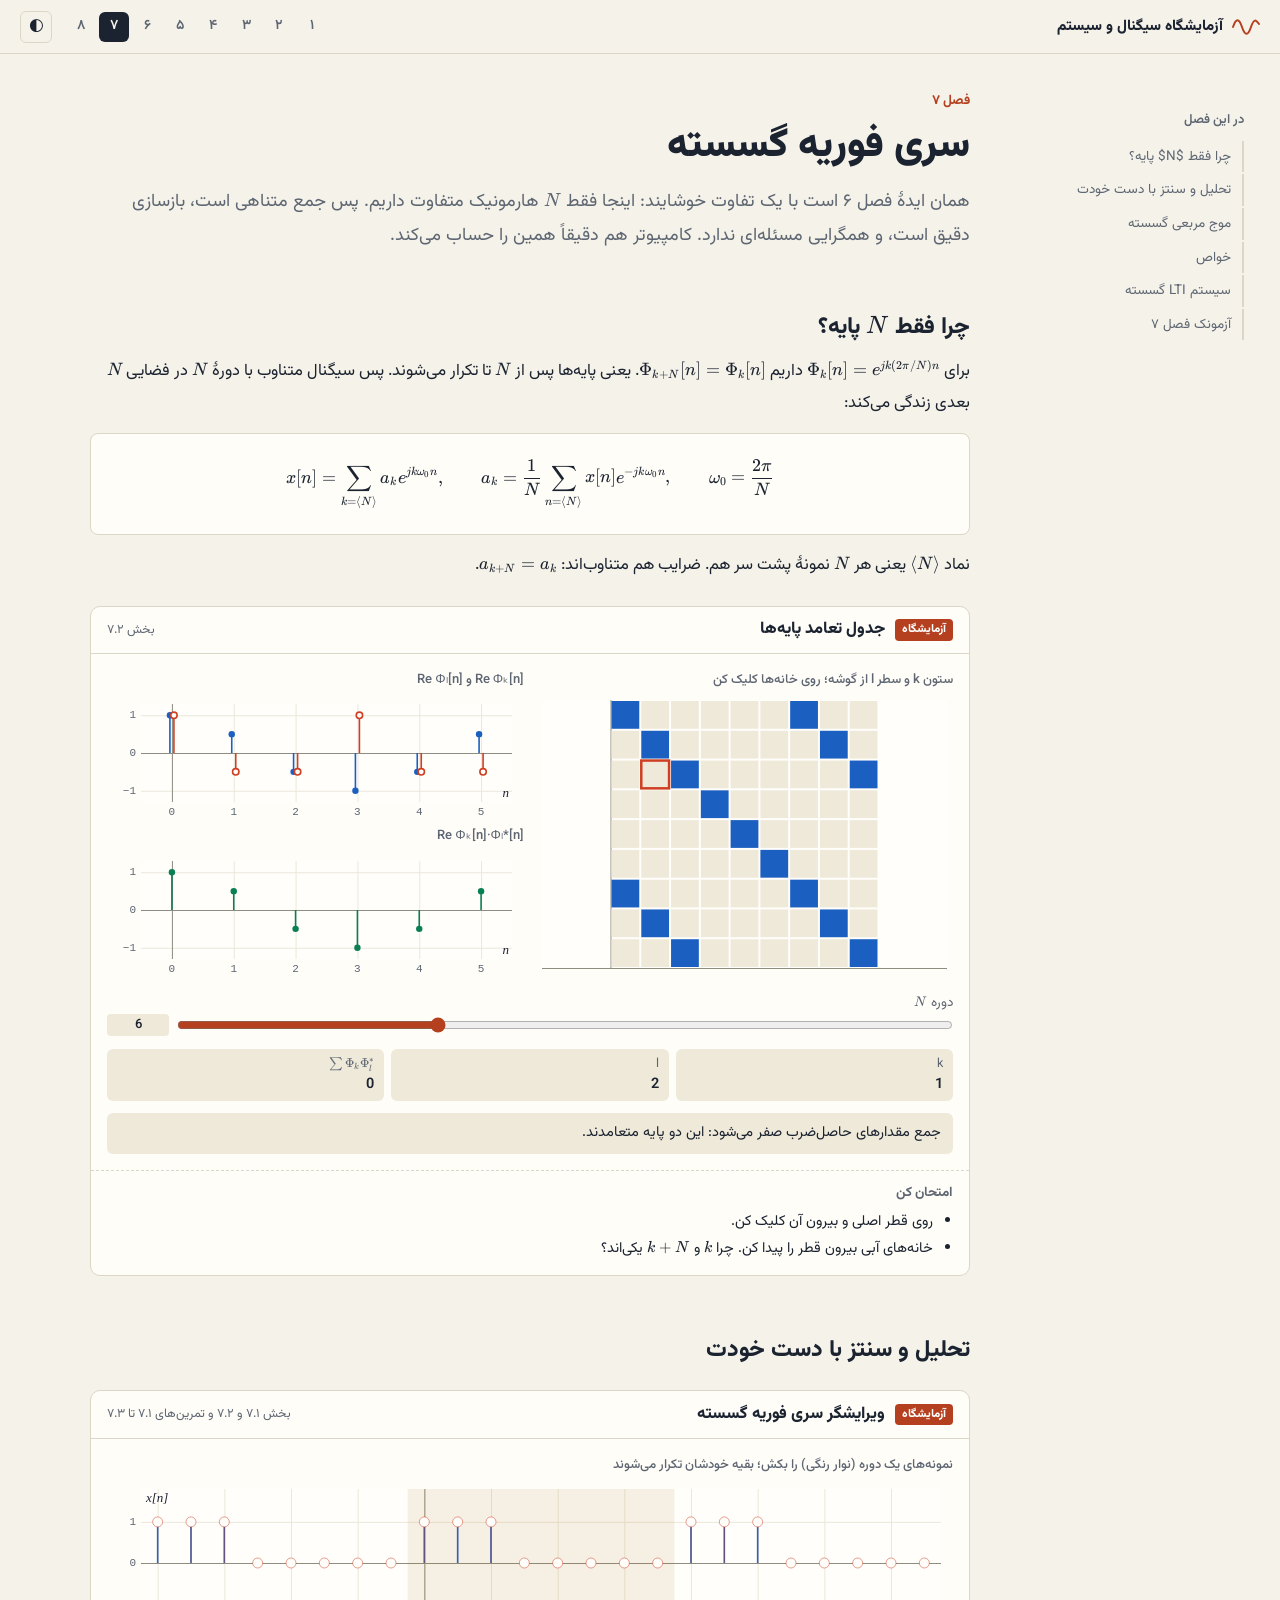
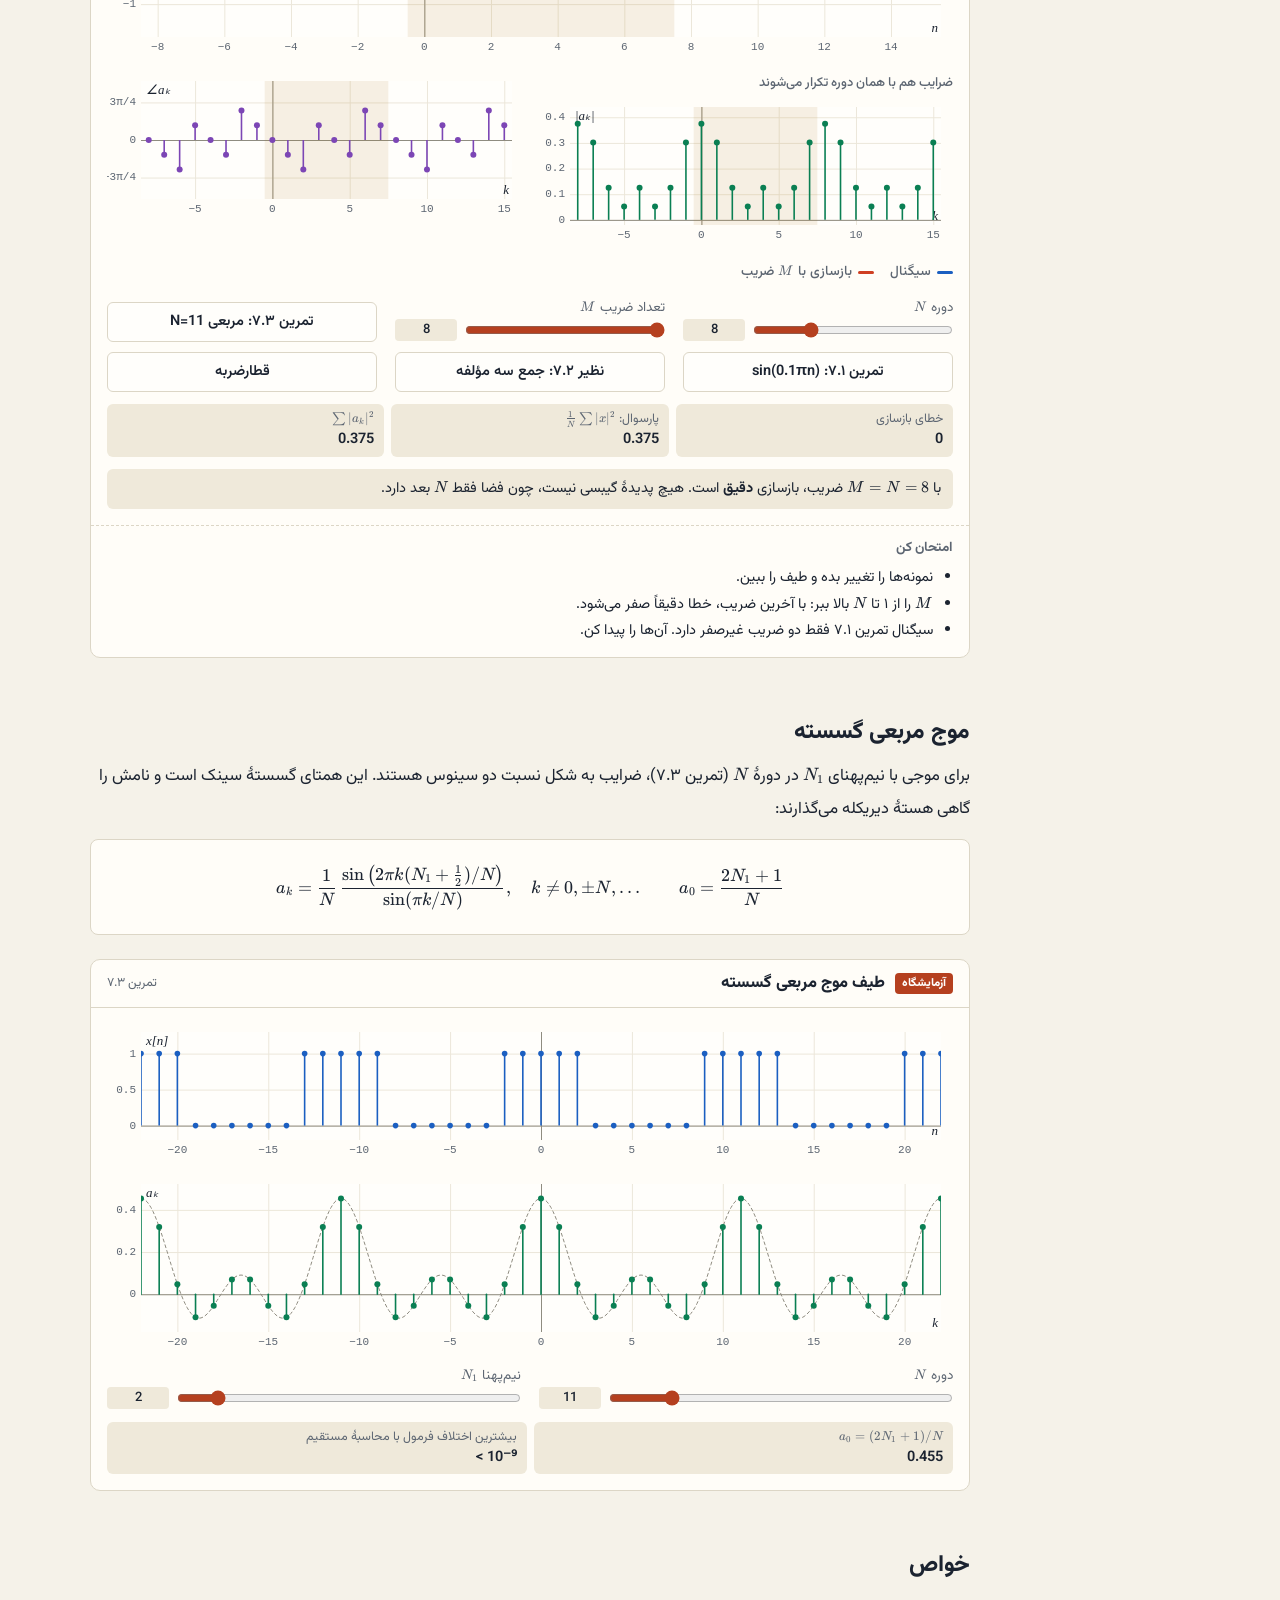
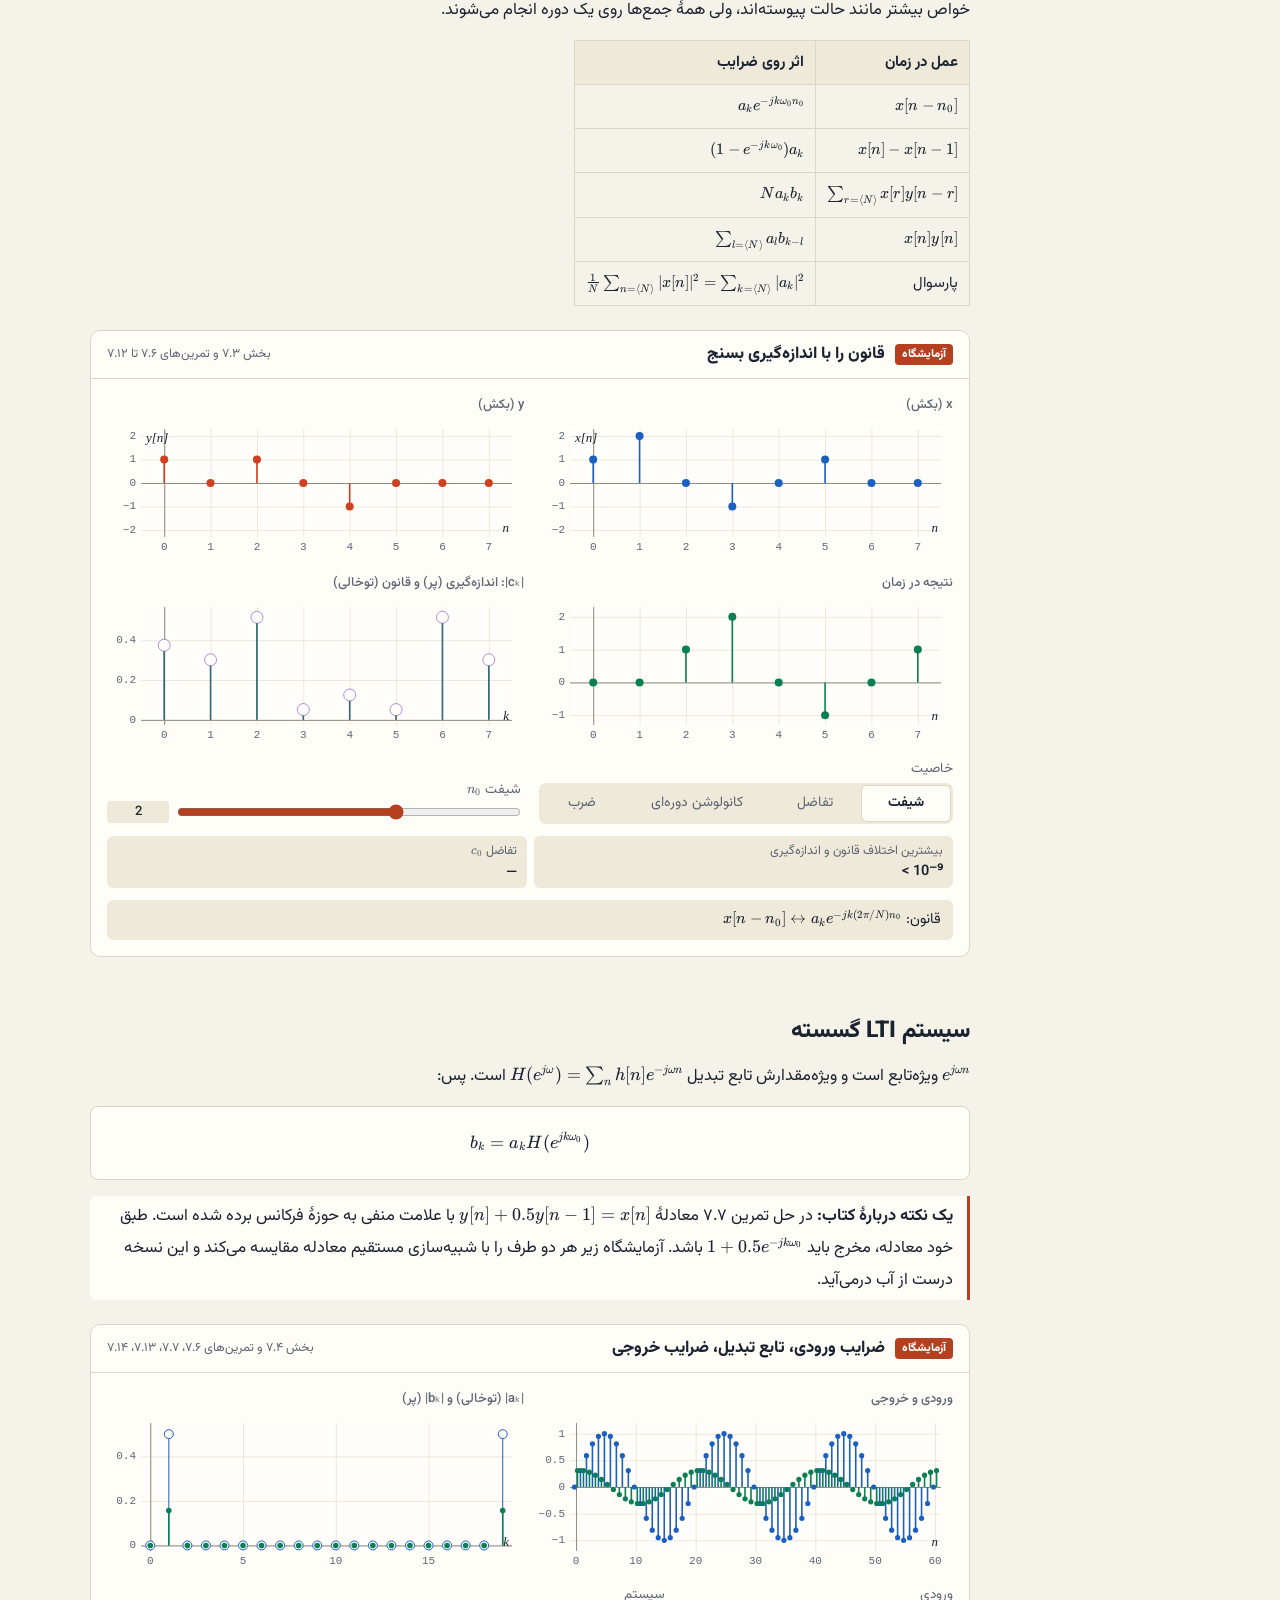
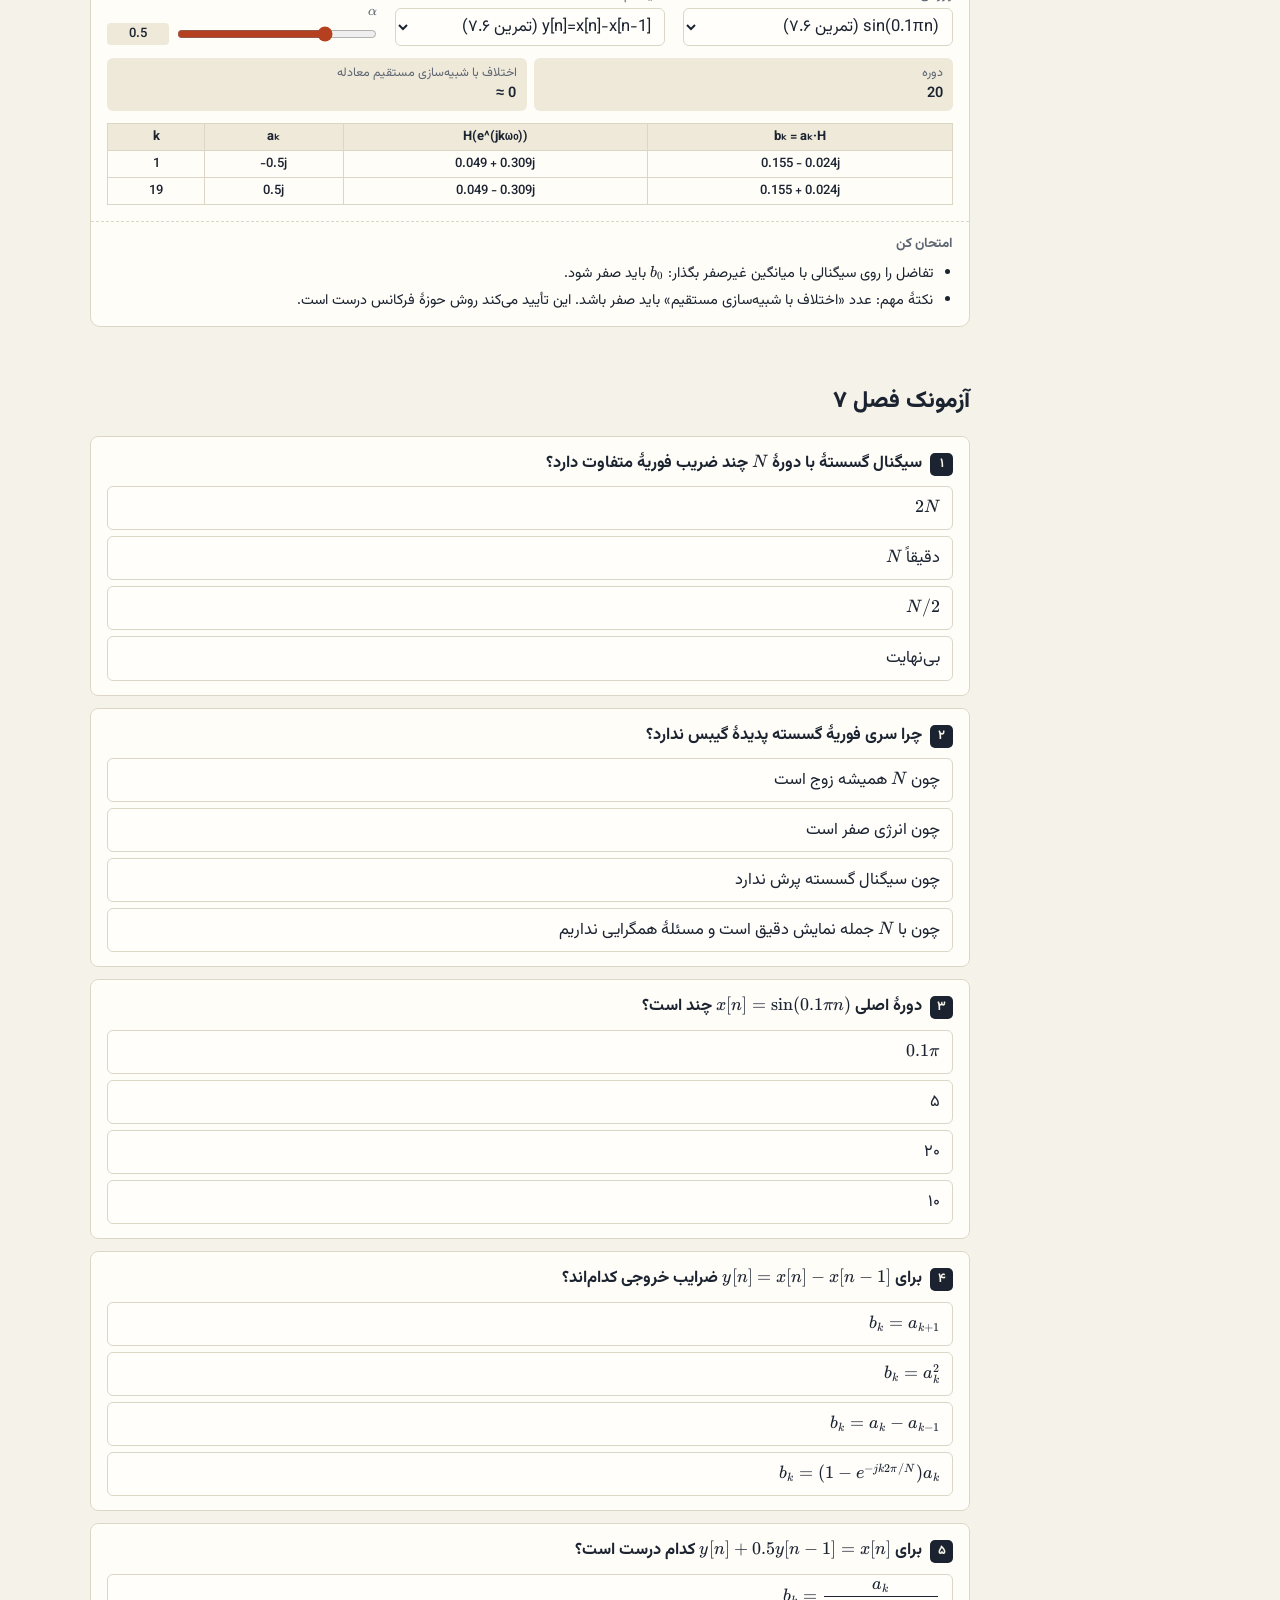
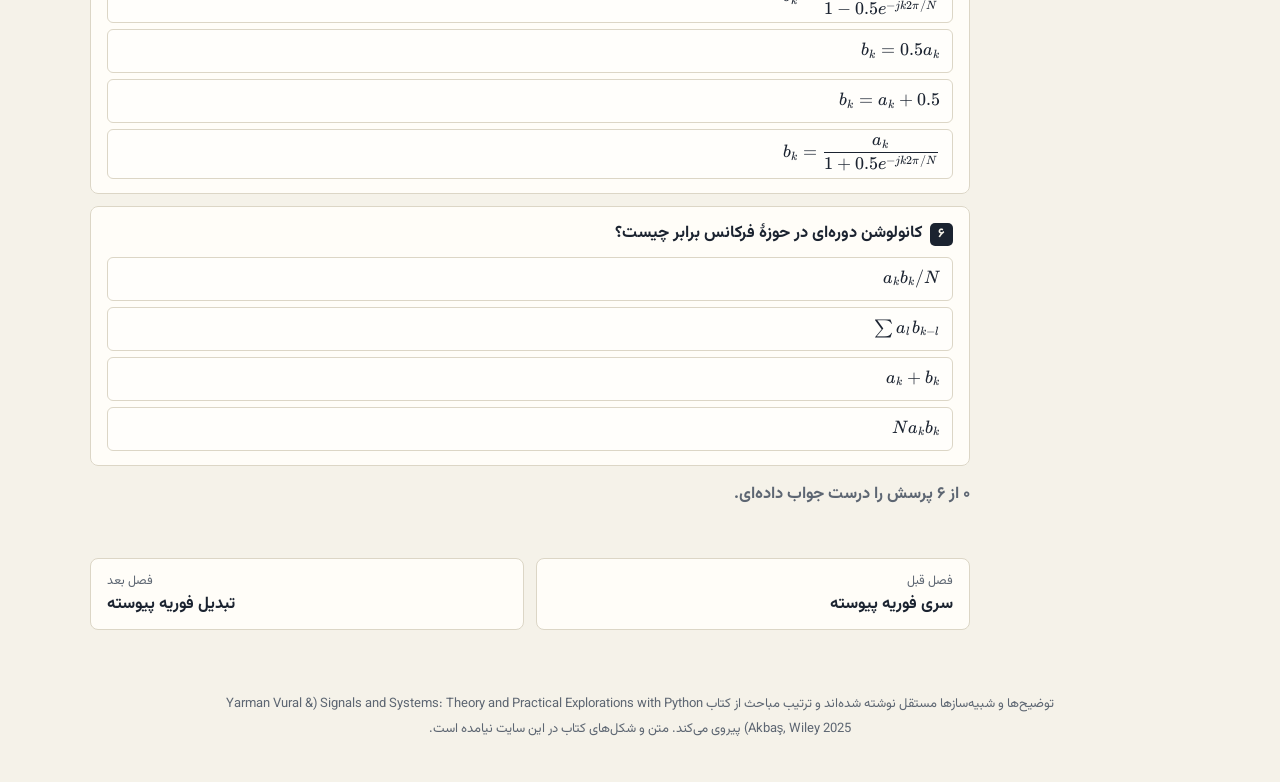
<file: ch7.html>
<!doctype html>
<html lang="fa" dir="rtl">
<head>
<meta charset="utf-8">
<meta name="viewport" content="width=device-width,initial-scale=1">
<title>سری فوریه گسسته | آزمایشگاه سیگنال و سیستم</title>
<meta name="description" content="سری فوریه زمان گسسته، فضای N بعدی، خواص و سیستم‌های LTI گسسته با آزمایشگاه تعاملی">
<link rel="icon" href="data:image/svg+xml,%3Csvg xmlns='http://www.w3.org/2000/svg' viewBox='0 0 28 28'%3E%3Crect width='28' height='28' rx='6' fill='%23b5401f'/%3E%3Cpath d='M3 14c3-10 6-10 9 0s6 10 9 0 3-6 4-4' fill='none' stroke='white' stroke-width='2.4' stroke-linecap='round'/%3E%3C/svg%3E">
<link rel="stylesheet" href="assets/vendor/katex/katex.min.css">
<link rel="stylesheet" href="assets/style.css">
<script defer src="assets/vendor/katex/katex.min.js"></script>
<script defer src="assets/vendor/katex/auto-render.min.js"></script>
<script defer src="assets/lib.js"></script>
<script defer src="assets/labs/ch7.js"></script>
</head>
<body data-ch="ch7">
<div class="page">
<main>
<p class="kicker">فصل ۷</p>
<h1>سری فوریه گسسته</h1>
<p class="lead">همان ایدهٔ فصل ۶ است با یک تفاوت خوشایند: اینجا فقط $N$ هارمونیک متفاوت داریم. پس جمع متناهی است، بازسازی دقیق است، و همگرایی مسئله‌ای ندارد. کامپیوتر هم دقیقاً همین را حساب می‌کند.</p>

<h2>چرا فقط $N$ پایه؟</h2>
<p>برای $\Phi_k[n]=e^{jk(2\pi/N)n}$ داریم $\Phi_{k+N}[n]=\Phi_k[n]$. یعنی پایه‌ها پس از $N$ تا تکرار می‌شوند. پس سیگنال متناوب با دورهٔ $N$ در فضایی $N$ بعدی زندگی می‌کند:</p>
<div class="eq-box">$$x[n]=\sum_{k=\langle N\rangle}a_ke^{jk\omega_0n},\qquad a_k=\frac1N\sum_{n=\langle N\rangle}x[n]e^{-jk\omega_0n},\qquad \omega_0=\frac{2\pi}{N}$$</div>
<p>نماد $\langle N\rangle$ یعنی هر $N$ نمونهٔ پشت سر هم. ضرایب هم متناوب‌اند: $a_{k+N}=a_k$.</p>
<div class="lab" data-lab="orth-matrix" data-title="جدول تعامد پایه‌ها" data-ref="بخش ۷.۲">
<p>امتحان کن</p><ul><li>روی قطر اصلی و بیرون آن کلیک کن.</li><li>خانه‌های آبی بیرون قطر را پیدا کن. چرا $k$ و $k+N$ یکی‌اند؟</li></ul></div>

<h2>تحلیل و سنتز با دست خودت</h2>
<div class="lab" data-lab="dfs-editor" data-title="ویرایشگر سری فوریه گسسته" data-ref="بخش ۷.۱ و ۷.۲ و تمرین‌های ۷.۱ تا ۷.۳">
<p>امتحان کن</p><ul><li>نمونه‌ها را تغییر بده و طیف را ببین.</li><li>$M$ را از ۱ تا $N$ بالا ببر: با آخرین ضریب، خطا دقیقاً صفر می‌شود.</li><li>سیگنال تمرین ۷.۱ فقط دو ضریب غیرصفر دارد. آن‌ها را پیدا کن.</li></ul></div>

<h2>موج مربعی گسسته</h2>
<p>برای موجی با نیم‌پهنای $N_1$ در دورهٔ $N$ (تمرین ۷.۳)، ضرایب به شکل نسبت دو سینوس هستند. این همتای گسستهٔ سینک است و نامش را گاهی هستهٔ دیریکله می‌گذارند:</p>
<div class="eq-box">$$a_k=\frac1N\,\frac{\sin\big(2\pi k(N_1+\tfrac12)/N\big)}{\sin(\pi k/N)},\quad k\ne0,\pm N,\ldots\qquad a_0=\frac{2N_1+1}{N}$$</div>
<div class="lab" data-lab="dt-square" data-title="طیف موج مربعی گسسته" data-ref="تمرین ۷.۳"></div>

<h2>خواص</h2>
<p>خواص بیشتر مانند حالت پیوسته‌اند، ولی همهٔ جمع‌ها روی یک دوره انجام می‌شوند.</p>
<table class="tbl"><tr><th>عمل در زمان</th><th>اثر روی ضرایب</th></tr>
<tr><td>$x[n-n_0]$</td><td>$a_ke^{-jk\omega_0n_0}$</td></tr>
<tr><td>$x[n]-x[n-1]$</td><td>$(1-e^{-jk\omega_0})a_k$</td></tr>
<tr><td>$\sum_{r=\langle N\rangle}x[r]y[n-r]$</td><td>$Na_kb_k$</td></tr>
<tr><td>$x[n]y[n]$</td><td>$\sum_{l=\langle N\rangle}a_lb_{k-l}$</td></tr>
<tr><td>پارسوال</td><td>$\frac1N\sum_{n=\langle N\rangle}|x[n]|^2=\sum_{k=\langle N\rangle}|a_k|^2$</td></tr></table>
<div class="lab" data-lab="dt-props" data-title="قانون را با اندازه‌گیری بسنج" data-ref="بخش ۷.۳ و تمرین‌های ۷.۶ تا ۷.۱۲"></div>

<h2>سیستم LTI گسسته</h2>
<p>$e^{j\omega n}$ ویژه‌تابع است و ویژه‌مقدارش تابع تبدیل $H(e^{j\omega})=\sum_nh[n]e^{-j\omega n}$ است. پس:</p>
<div class="eq-box">$$b_k=a_kH(e^{jk\omega_0})$$</div>
<p class="takeaway"><b>یک نکته دربارهٔ کتاب:</b> در حل تمرین ۷.۷ معادلهٔ $y[n]+0.5y[n-1]=x[n]$ با علامت منفی به حوزهٔ فرکانس برده شده است. طبق خود معادله، مخرج باید $1+0.5e^{-jk\omega_0}$ باشد. آزمایشگاه زیر هر دو طرف را با شبیه‌سازی مستقیم معادله مقایسه می‌کند و این نسخه درست از آب درمی‌آید.</p>
<div class="lab" data-lab="dt-lti-periodic" data-title="ضرایب ورودی، تابع تبدیل، ضرایب خروجی" data-ref="بخش ۷.۴ و تمرین‌های ۷.۶، ۷.۷، ۷.۱۳، ۷.۱۴">
<p>امتحان کن</p><ul><li>تفاضل را روی سیگنالی با میانگین غیرصفر بگذار: $b_0$ باید صفر شود.</li><li>نکتهٔ مهم: عدد «اختلاف با شبیه‌سازی مستقیم» باید صفر باشد. این تأیید می‌کند روش حوزهٔ فرکانس درست است.</li></ul></div>

<h2>آزمونک فصل ۷</h2>
<div class="quiz" data-quiz="ch7"></div>
</main>
</div>
</body>
</html>
</file>
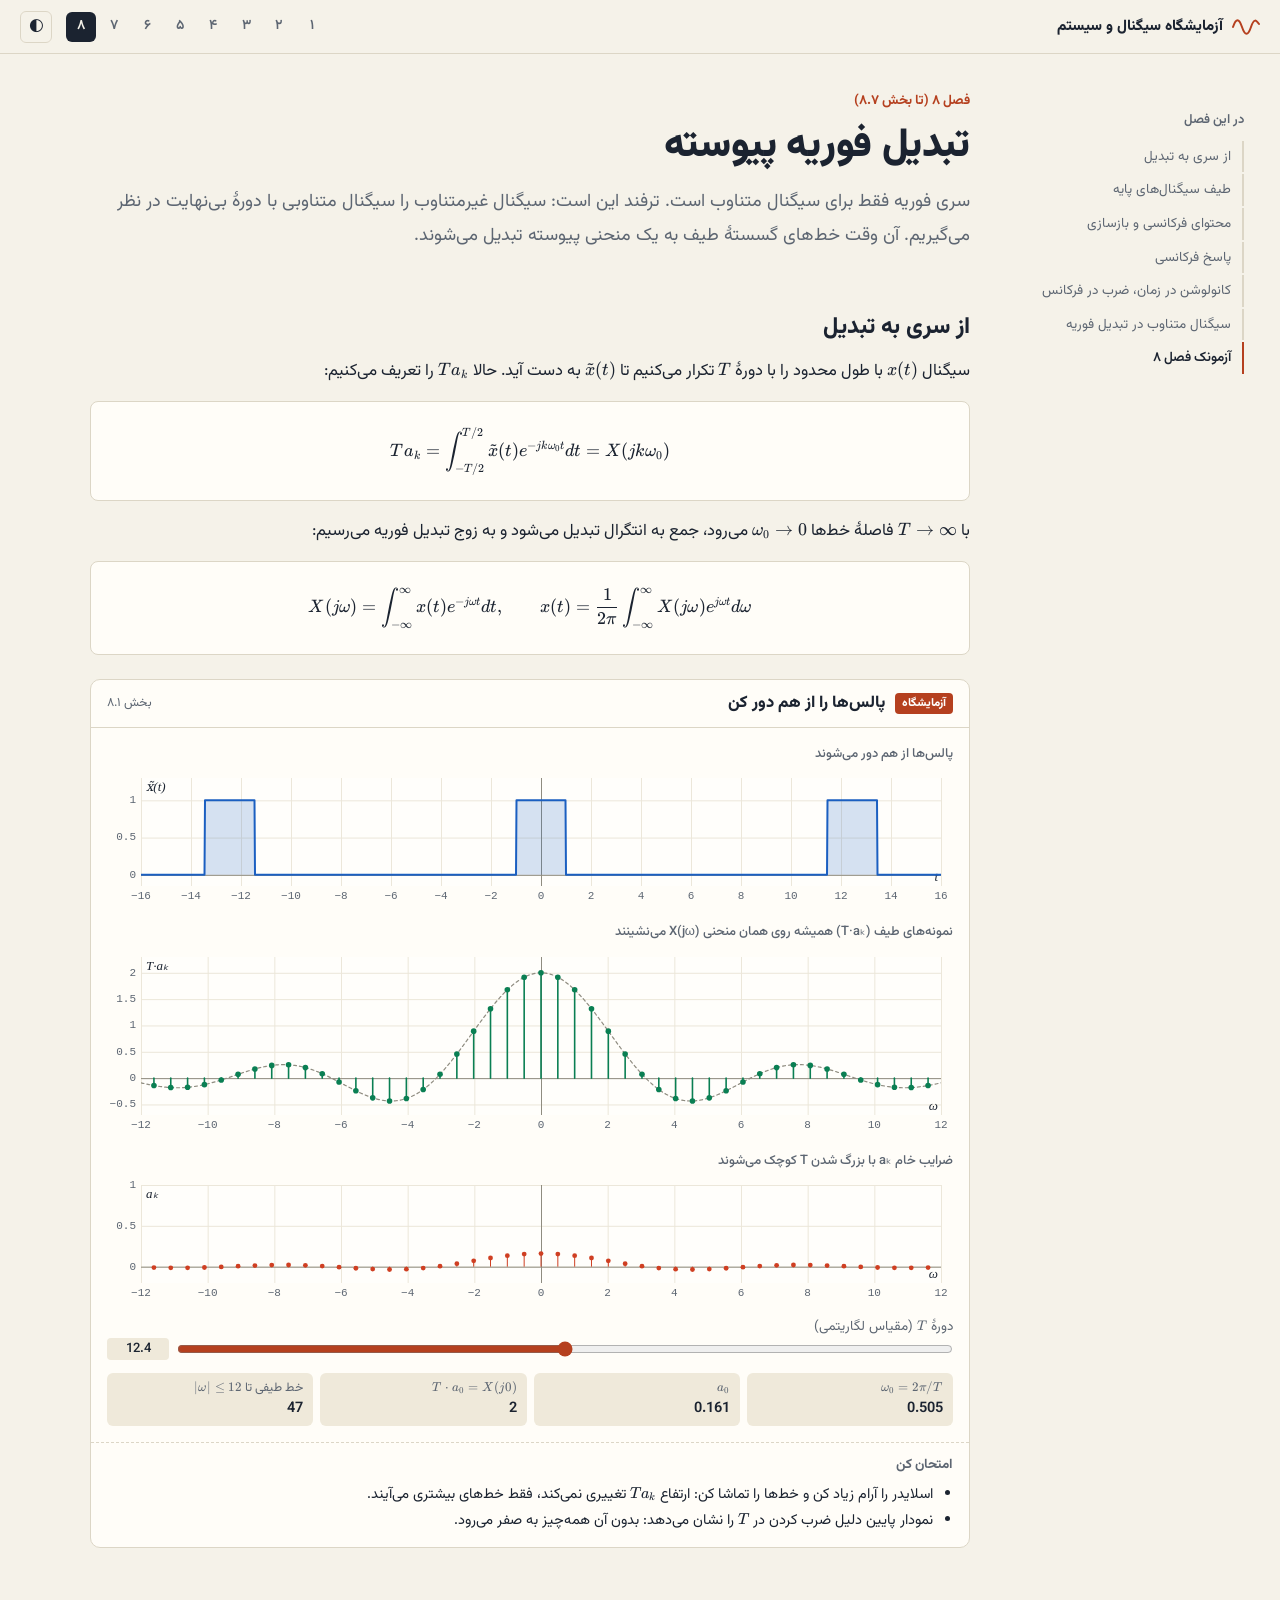
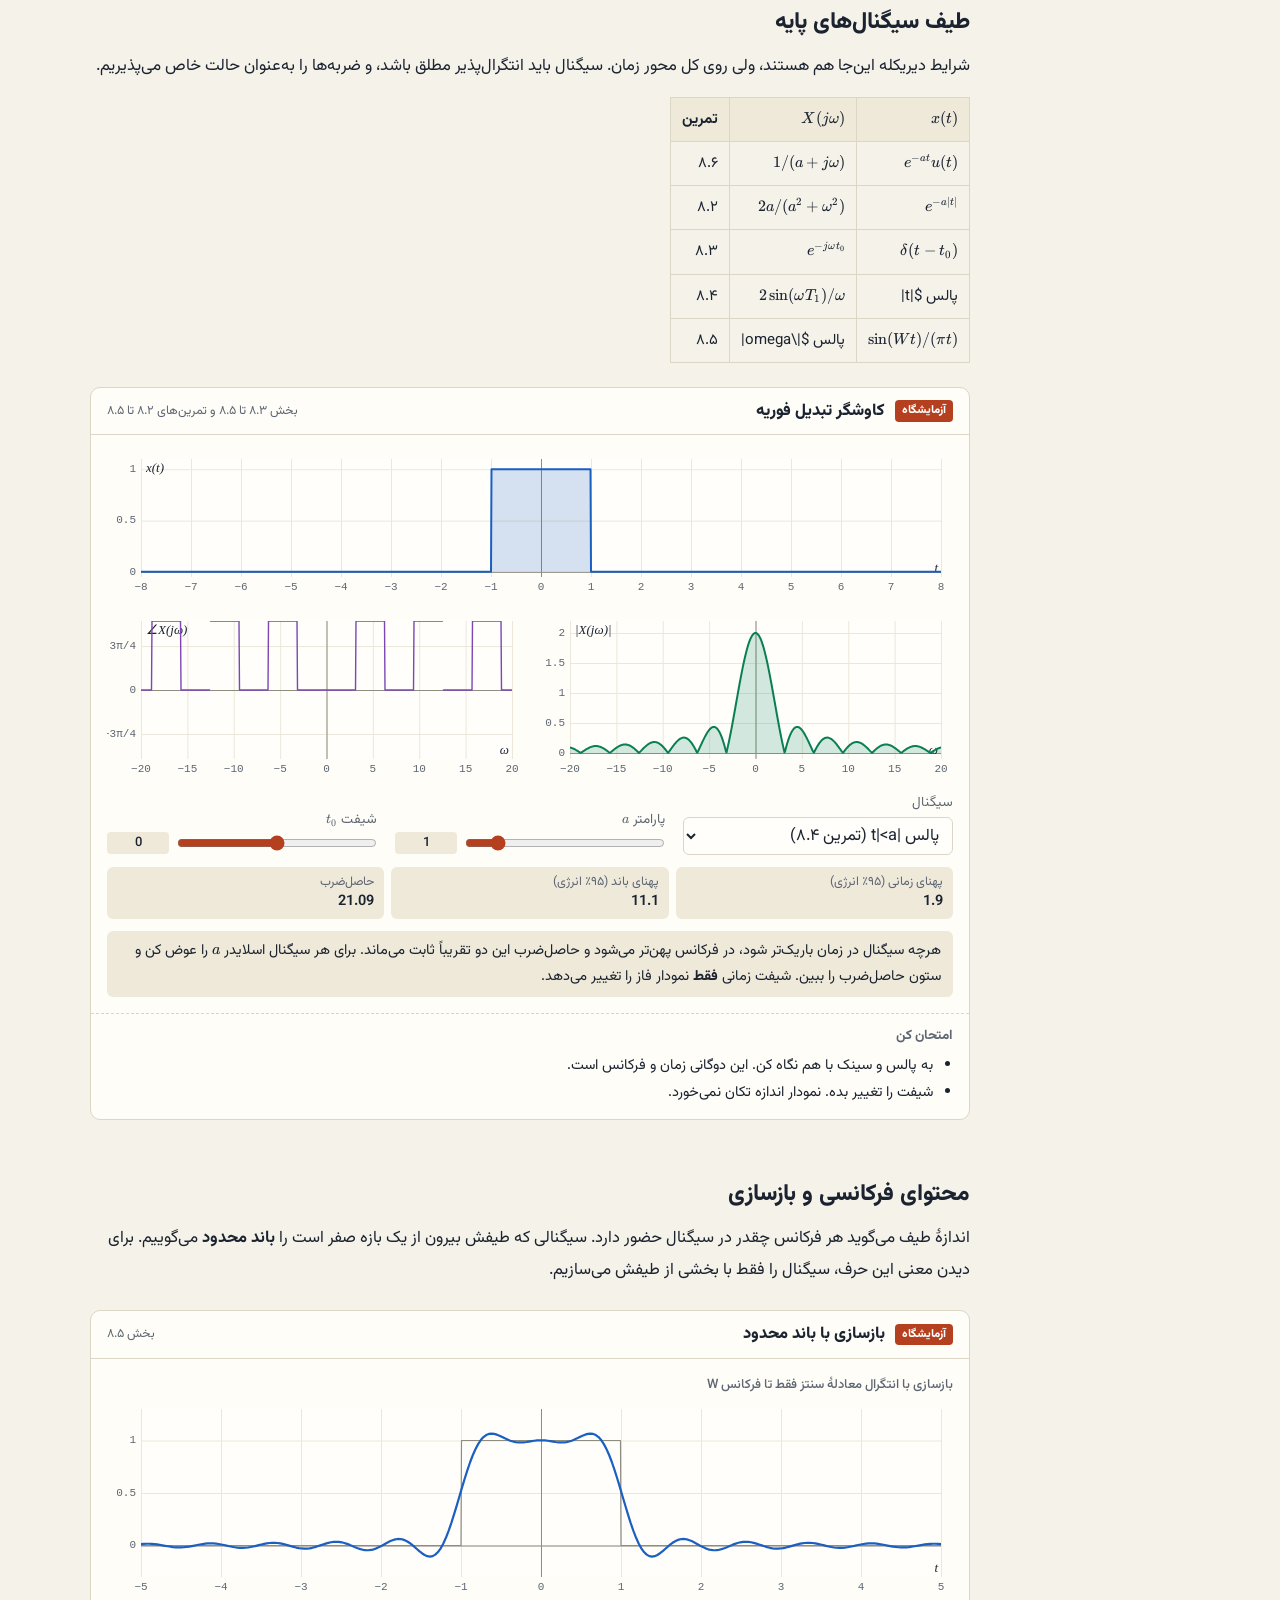
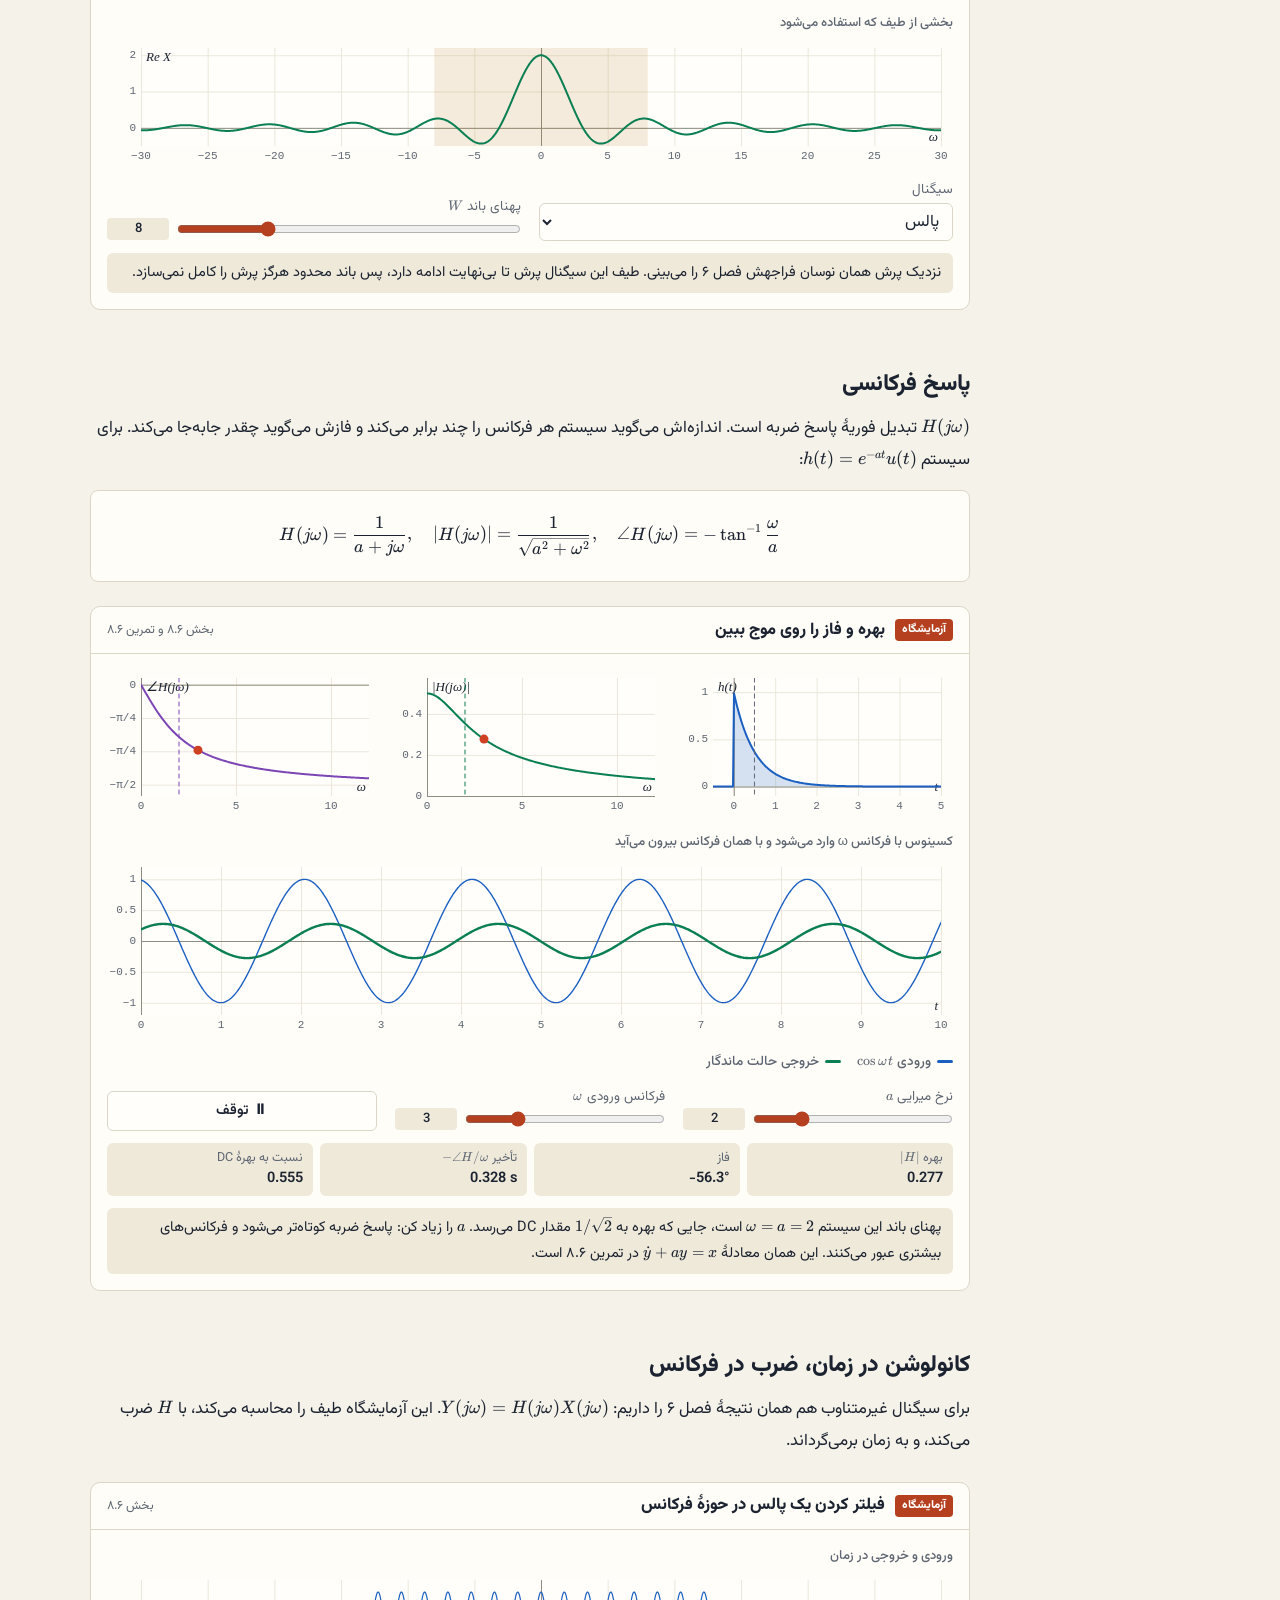
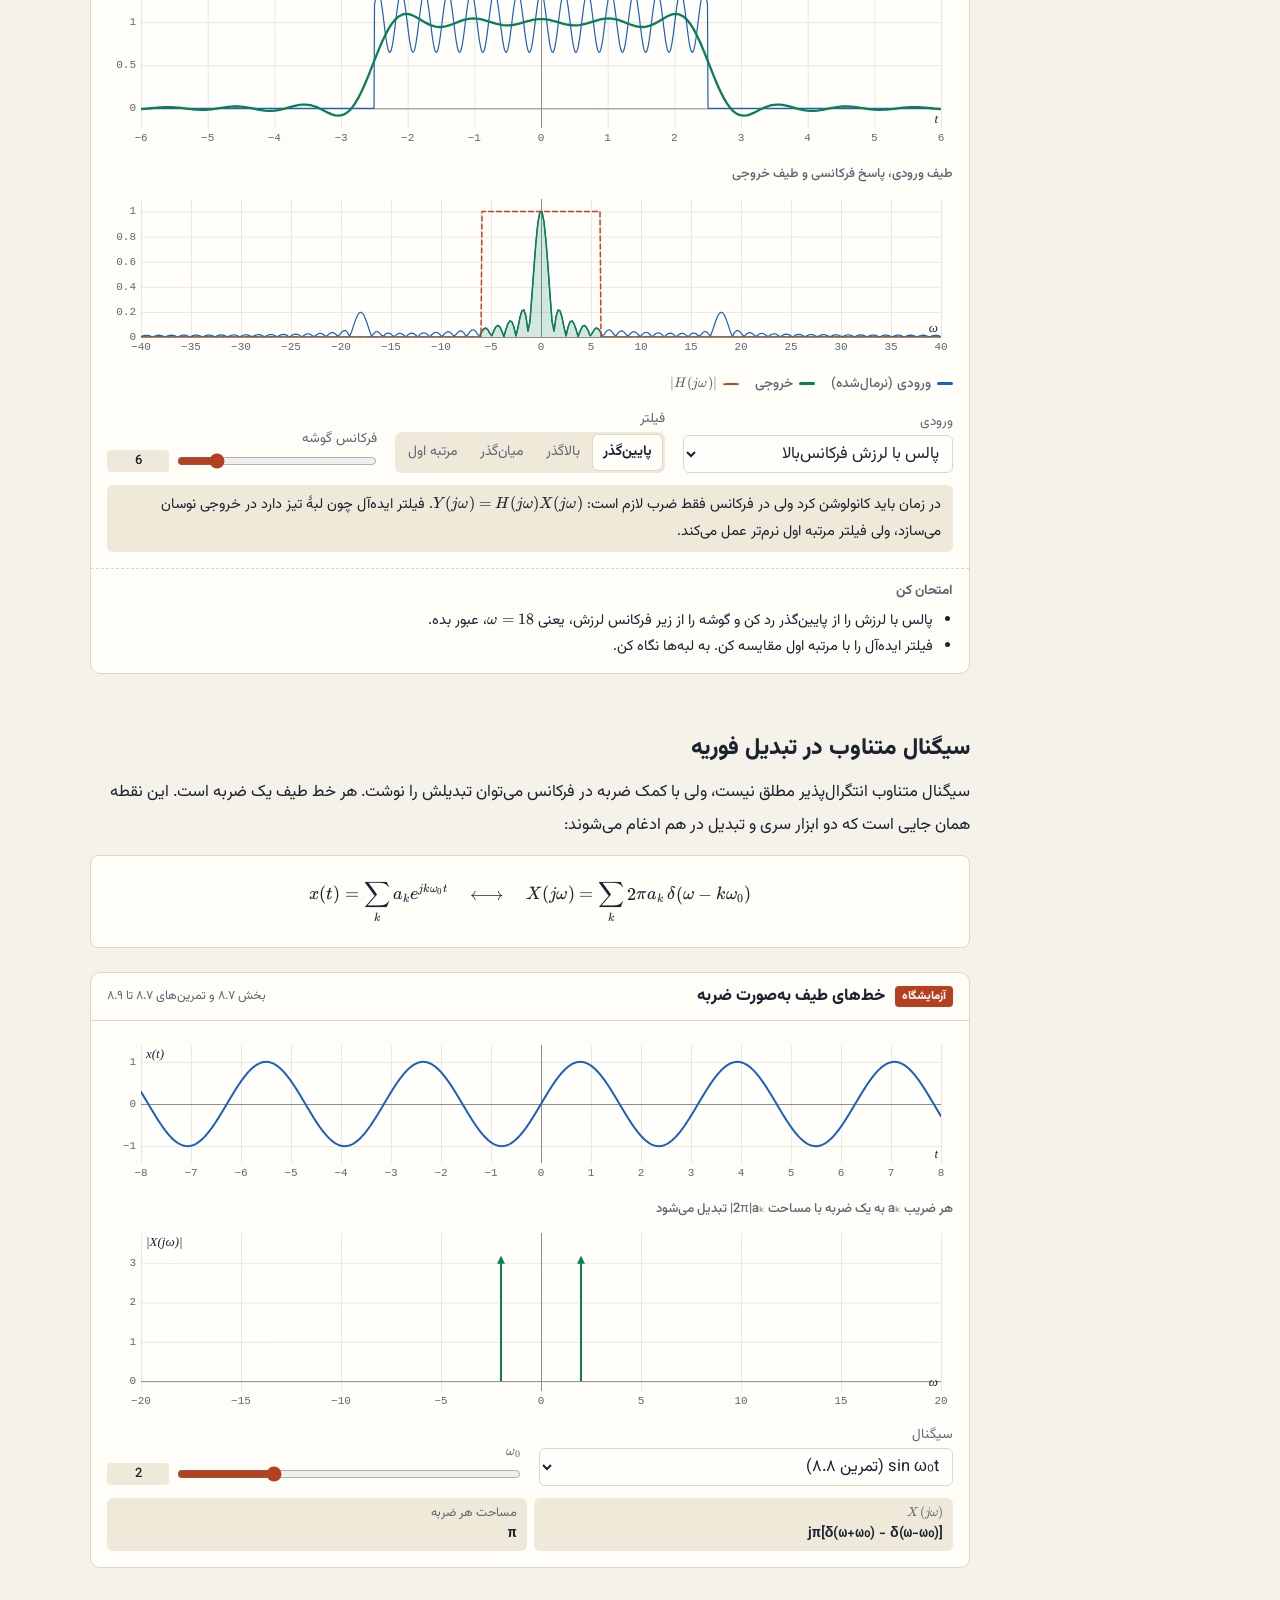
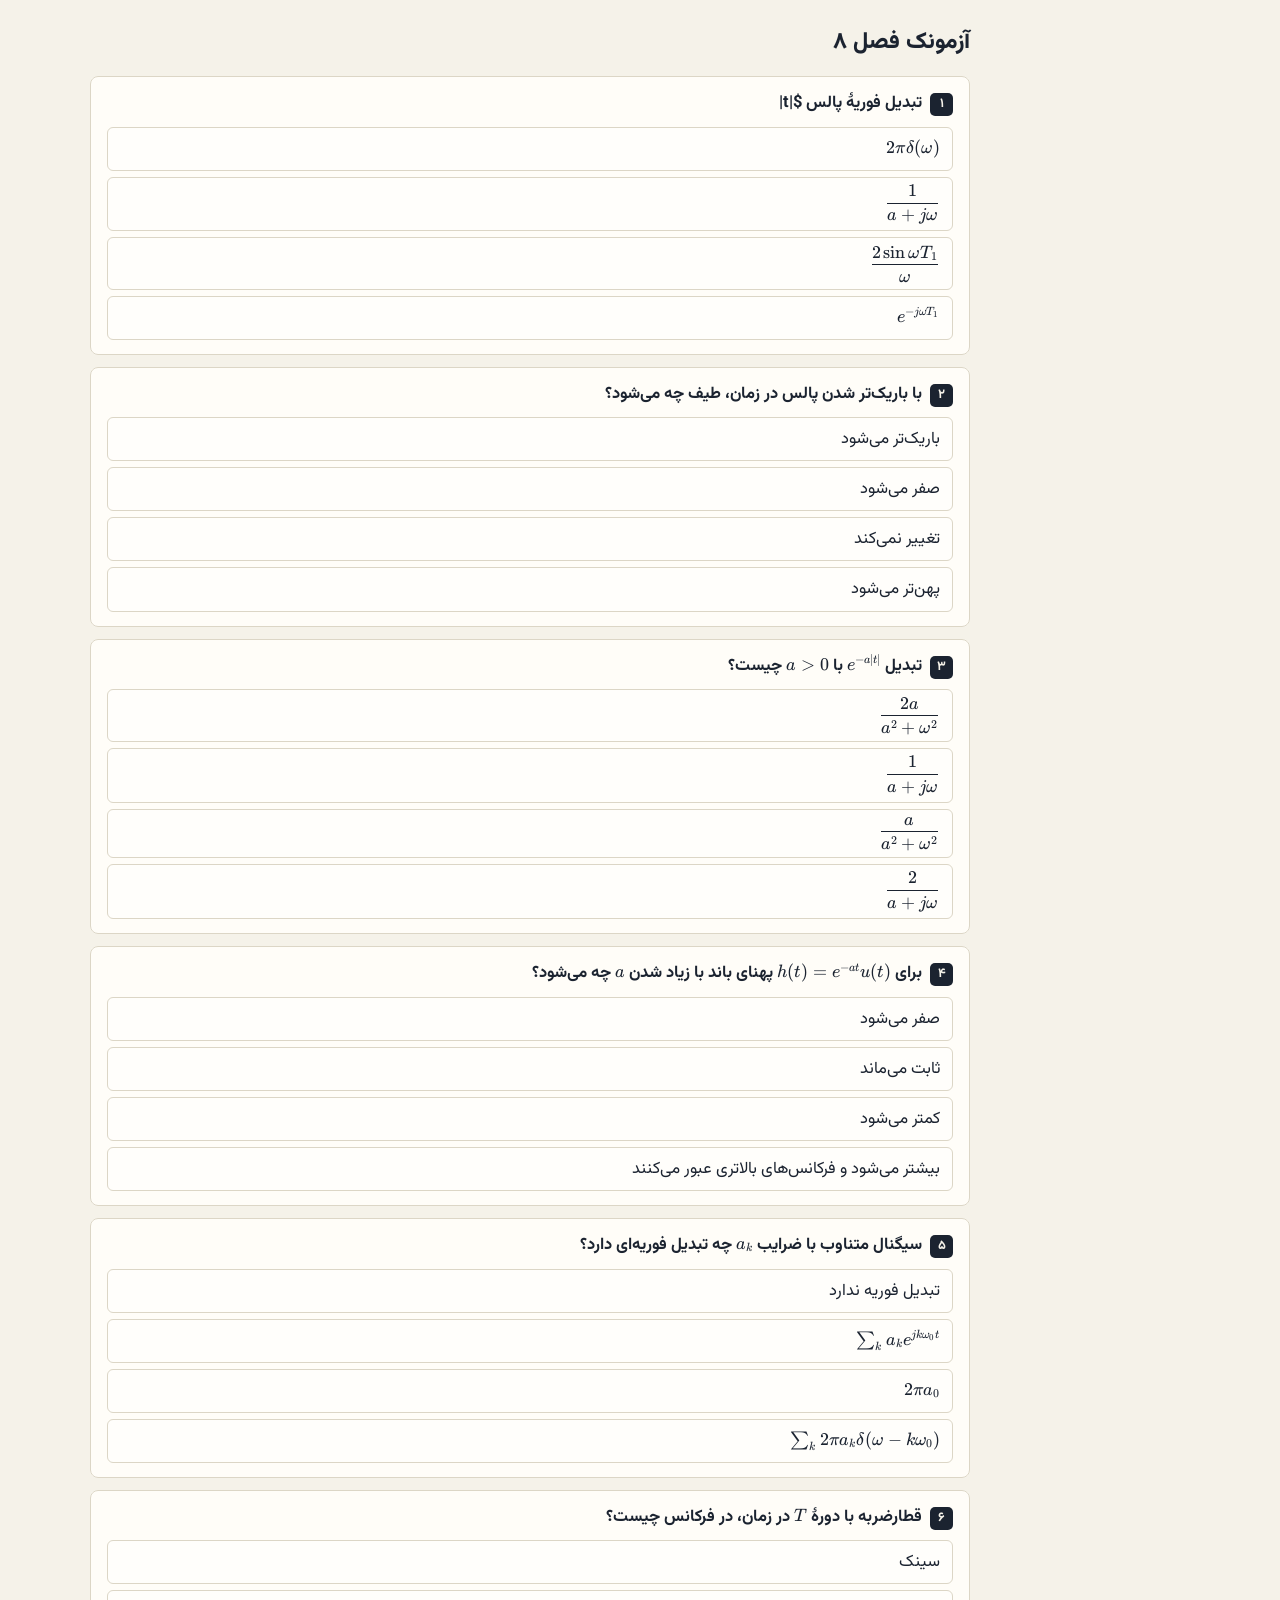
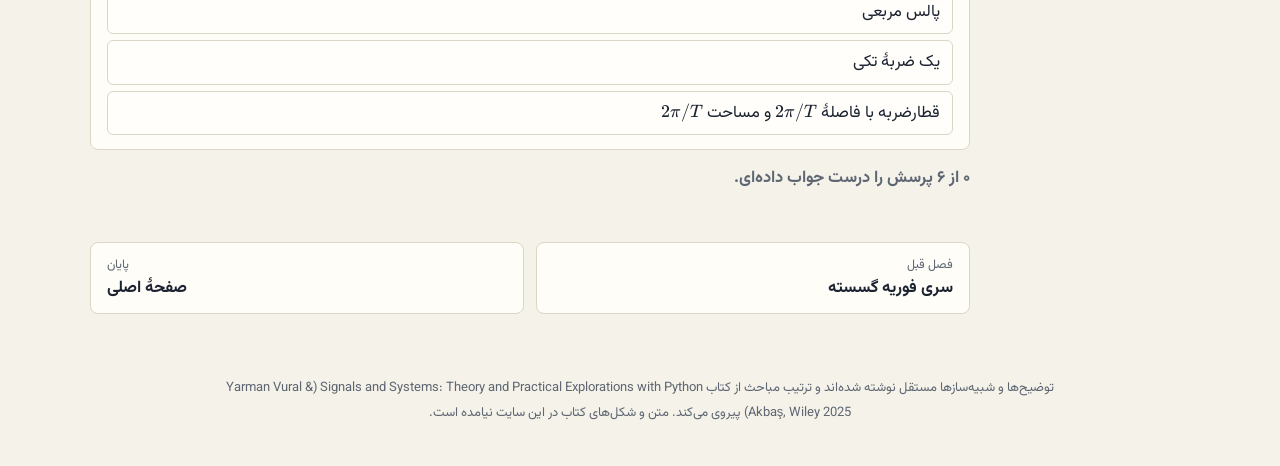
<file: ch8.html>
<!doctype html>
<html lang="fa" dir="rtl">
<head>
<meta charset="utf-8">
<meta name="viewport" content="width=device-width,initial-scale=1">
<title>تبدیل فوریه پیوسته | آزمایشگاه سیگنال و سیستم</title>
<meta name="description" content="گذر از سری فوریه به تبدیل فوریه، طیف، پاسخ فرکانسی و تبدیل فوریهٔ سیگنال‌های متناوب با آزمایشگاه تعاملی">
<link rel="icon" href="data:image/svg+xml,%3Csvg xmlns='http://www.w3.org/2000/svg' viewBox='0 0 28 28'%3E%3Crect width='28' height='28' rx='6' fill='%23b5401f'/%3E%3Cpath d='M3 14c3-10 6-10 9 0s6 10 9 0 3-6 4-4' fill='none' stroke='white' stroke-width='2.4' stroke-linecap='round'/%3E%3C/svg%3E">
<link rel="stylesheet" href="assets/vendor/katex/katex.min.css">
<link rel="stylesheet" href="assets/style.css">
<script defer src="assets/vendor/katex/katex.min.js"></script>
<script defer src="assets/vendor/katex/auto-render.min.js"></script>
<script defer src="assets/lib.js"></script>
<script defer src="assets/labs/ch8.js"></script>
</head>
<body data-ch="ch8">
<div class="page">
<main>
<p class="kicker">فصل ۸ (تا بخش ۸.۷)</p>
<h1>تبدیل فوریه پیوسته</h1>
<p class="lead">سری فوریه فقط برای سیگنال متناوب است. ترفند این است: سیگنال غیرمتناوب را سیگنال متناوبی با دورهٔ بی‌نهایت در نظر می‌گیریم. آن وقت خط‌های گسستهٔ طیف به یک منحنی پیوسته تبدیل می‌شوند.</p>

<h2>از سری به تبدیل</h2>
<p>سیگنال $x(t)$ با طول محدود را با دورهٔ $T$ تکرار می‌کنیم تا $\tilde x(t)$ به دست آید. حالا $Ta_k$ را تعریف می‌کنیم:</p>
<div class="eq-box">$$Ta_k=\int_{-T/2}^{T/2}\tilde x(t)e^{-jk\omega_0t}dt=X(jk\omega_0)$$</div>
<p>با $T\to\infty$ فاصلهٔ خط‌ها $\omega_0\to0$ می‌رود، جمع به انتگرال تبدیل می‌شود و به زوج تبدیل فوریه می‌رسیم:</p>
<div class="eq-box">$$X(j\omega)=\int_{-\infty}^{\infty}x(t)e^{-j\omega t}dt,\qquad x(t)=\frac{1}{2\pi}\int_{-\infty}^{\infty}X(j\omega)e^{j\omega t}d\omega$$</div>
<div class="lab" data-lab="fs-to-ft" data-title="پالس‌ها را از هم دور کن" data-ref="بخش ۸.۱">
<p>امتحان کن</p><ul><li>اسلایدر را آرام زیاد کن و خط‌ها را تماشا کن: ارتفاع $Ta_k$ تغییری نمی‌کند، فقط خط‌های بیشتری می‌آیند.</li><li>نمودار پایین دلیل ضرب کردن در $T$ را نشان می‌دهد: بدون آن همه‌چیز به صفر می‌رود.</li></ul></div>

<h2>طیف سیگنال‌های پایه</h2>
<p>شرایط دیریکله این‌جا هم هستند، ولی روی کل محور زمان. سیگنال باید انتگرال‌پذیر مطلق باشد، و ضربه‌ها را به‌عنوان حالت خاص می‌پذیریم.</p>
<table class="tbl"><tr><th>$x(t)$</th><th>$X(j\omega)$</th><th>تمرین</th></tr>
<tr><td>$e^{-at}u(t)$</td><td>$1/(a+j\omega)$</td><td>۸.۶</td></tr>
<tr><td>$e^{-a|t|}$</td><td>$2a/(a^2+\omega^2)$</td><td>۸.۲</td></tr>
<tr><td>$\delta(t-t_0)$</td><td>$e^{-j\omega t_0}$</td><td>۸.۳</td></tr>
<tr><td>پالس $|t|<T_1$</td><td>$2\sin(\omega T_1)/\omega$</td><td>۸.۴</td></tr>
<tr><td>$\sin(Wt)/(\pi t)$</td><td>پالس $|\omega|<W$</td><td>۸.۵</td></tr></table>
<div class="lab" data-lab="ft-explorer" data-title="کاوشگر تبدیل فوریه" data-ref="بخش ۸.۳ تا ۸.۵ و تمرین‌های ۸.۲ تا ۸.۵">
<p>امتحان کن</p><ul><li>به پالس و سینک با هم نگاه کن. این دوگانی زمان و فرکانس است.</li><li>شیفت را تغییر بده. نمودار اندازه تکان نمی‌خورد.</li></ul></div>

<h2>محتوای فرکانسی و بازسازی</h2>
<p>اندازهٔ طیف می‌گوید هر فرکانس چقدر در سیگنال حضور دارد. سیگنالی که طیفش بیرون از یک بازه صفر است را <b>باند محدود</b> می‌گوییم. برای دیدن معنی این حرف، سیگنال را فقط با بخشی از طیفش می‌سازیم.</p>
<div class="lab" data-lab="inverse-synth" data-title="بازسازی با باند محدود" data-ref="بخش ۸.۵"></div>

<h2>پاسخ فرکانسی</h2>
<p>$H(j\omega)$ تبدیل فوریهٔ پاسخ ضربه است. اندازه‌اش می‌گوید سیستم هر فرکانس را چند برابر می‌کند و فازش می‌گوید چقدر جابه‌جا می‌کند. برای سیستم $h(t)=e^{-at}u(t)$:</p>
<div class="eq-box">$$H(j\omega)=\frac{1}{a+j\omega},\quad |H(j\omega)|=\frac{1}{\sqrt{a^2+\omega^2}},\quad \angle H(j\omega)=-\tan^{-1}\frac{\omega}{a}$$</div>
<div class="lab" data-lab="freq-response" data-title="بهره و فاز را روی موج ببین" data-ref="بخش ۸.۶ و تمرین ۸.۶"></div>

<h2>کانولوشن در زمان، ضرب در فرکانس</h2>
<p>برای سیگنال غیرمتناوب هم همان نتیجهٔ فصل ۶ را داریم: $Y(j\omega)=H(j\omega)X(j\omega)$. این آزمایشگاه طیف را محاسبه می‌کند، با $H$ ضرب می‌کند، و به زمان برمی‌گرداند.</p>
<div class="lab" data-lab="filter-aperiodic" data-title="فیلتر کردن یک پالس در حوزهٔ فرکانس" data-ref="بخش ۸.۶">
<p>امتحان کن</p><ul><li>پالس با لرزش را از پایین‌گذر رد کن و گوشه را از زیر فرکانس لرزش، یعنی $\omega=18$، عبور بده.</li><li>فیلتر ایده‌آل را با مرتبه اول مقایسه کن. به لبه‌ها نگاه کن.</li></ul></div>

<h2>سیگنال متناوب در تبدیل فوریه</h2>
<p>سیگنال متناوب انتگرال‌پذیر مطلق نیست، ولی با کمک ضربه در فرکانس می‌توان تبدیلش را نوشت. هر خط طیف یک ضربه است. این نقطه همان جایی است که دو ابزار سری و تبدیل در هم ادغام می‌شوند:</p>
<div class="eq-box">$$x(t)=\sum_ka_ke^{jk\omega_0t}\quad\longleftrightarrow\quad X(j\omega)=\sum_k2\pi a_k\,\delta(\omega-k\omega_0)$$</div>
<div class="lab" data-lab="periodic-ft" data-title="خط‌های طیف به‌صورت ضربه" data-ref="بخش ۸.۷ و تمرین‌های ۸.۷ تا ۸.۹"></div>

<h2>آزمونک فصل ۸</h2>
<div class="quiz" data-quiz="ch8"></div>
</main>
</div>
</body>
</html>
</file>
<file: assets/style.css>
@font-face{font-family:Vazirmatn;font-style:normal;font-display:swap;font-weight:100 900;src:url(vendor/vazirmatn/vazirmatn-arabic-wght-normal.woff2) format('woff2');unicode-range:U+0600-06FF,U+0750-077F,U+0870-088E,U+0890-0891,U+0897-08E1,U+08E3-08FF,U+200C-200E,U+2010-2011,U+204F,U+2E41,U+FB50-FDFF,U+FE70-FE74,U+FE76-FEFC}
@font-face{font-family:Vazirmatn;font-style:normal;font-display:swap;font-weight:100 900;src:url(vendor/vazirmatn/vazirmatn-latin-wght-normal.woff2) format('woff2');unicode-range:U+0000-00FF,U+0131,U+0152-0153,U+02BB-02BC,U+02C6,U+02DA,U+02DC,U+2000-206F,U+20AC,U+2122,U+2191,U+2193,U+2212,U+2215,U+FEFF,U+FFFD}

:root{
  --c-bg:#f5f2e9;--c-surface:#fffdf8;--c-plot:#fffefb;--c-ink:#1b2330;--c-muted:#5d6672;--c-line:#dcd6c6;
  --c-grid:#ece7da;--c-axis:#8f8c80;--c-accent:#b5401f;--c-accent-ink:#fff;
  --c-x:#1b5fc1;--c-h:#cf3f22;--c-y:#0a7f53;--c-a:#7c46b5;--c-b:#a8700e;--c-soft:#efe9da;
  --ok:#0a7f53;--no:#cf3f22;
  --mono:ui-monospace,SFMono-Regular,Menlo,Consolas,Vazirmatn,monospace;
  color-scheme:light;
}
@media (prefers-color-scheme:dark){:root:not([data-theme="light"]){
  --c-bg:#0f141b;--c-surface:#161d26;--c-plot:#121921;--c-ink:#e8e6df;--c-muted:#9aa4b0;--c-line:#2b3543;
  --c-grid:#1f2833;--c-axis:#5f6b79;--c-accent:#f0805f;--c-accent-ink:#20100a;
  --c-x:#6ea9ff;--c-h:#ff7c5e;--c-y:#3fd49b;--c-a:#c59dff;--c-b:#e9b64e;--c-soft:#1f2833;
  --ok:#3fd49b;--no:#ff7c5e;color-scheme:dark;
}}
:root[data-theme="dark"]{
  --c-bg:#0f141b;--c-surface:#161d26;--c-plot:#121921;--c-ink:#e8e6df;--c-muted:#9aa4b0;--c-line:#2b3543;
  --c-grid:#1f2833;--c-axis:#5f6b79;--c-accent:#f0805f;--c-accent-ink:#20100a;
  --c-x:#6ea9ff;--c-h:#ff7c5e;--c-y:#3fd49b;--c-a:#c59dff;--c-b:#e9b64e;--c-soft:#1f2833;
  --ok:#3fd49b;--no:#ff7c5e;color-scheme:dark;
}

*{box-sizing:border-box}
html{scroll-behavior:smooth;scroll-padding-top:70px;-webkit-text-size-adjust:100%}
@media (prefers-reduced-motion:reduce){html{scroll-behavior:auto}}
body{margin:0;background:var(--c-bg);color:var(--c-ink);font:400 16.5px/1.95 Vazirmatn,Tahoma,sans-serif;overflow-x:hidden}
a{color:var(--c-accent)}
h1,h2,h3,h4{line-height:1.4;font-weight:800;text-wrap:balance}
button,input,select{font:inherit;color:inherit}
:focus-visible{outline:2px solid var(--c-accent);outline-offset:2px}
.katex{direction:ltr;unicode-bidi:isolate;font-size:1.07em}
.katex-display{direction:ltr;overflow-x:auto;overflow-y:hidden;padding:.35em 0;margin:.8em 0}
.katex-display>.katex{white-space:normal}
code,.ltr{direction:ltr;unicode-bidi:isolate}

/* نوار بالا */
.topbar{position:sticky;top:0;z-index:20;display:flex;align-items:center;gap:14px;height:54px;padding:0 max(16px,calc((100vw - 1240px)/2));background:color-mix(in srgb,var(--c-bg) 90%,transparent);backdrop-filter:blur(8px);border-bottom:1px solid var(--c-line)}
.brand{display:flex;align-items:center;gap:9px;color:var(--c-ink);text-decoration:none;font-weight:800;font-size:15px;white-space:nowrap}
.brand svg{color:var(--c-accent);flex:none}
.chips{display:flex;gap:3px;margin-inline-start:auto}
.chips a{display:grid;place-items:center;width:30px;height:30px;border-radius:6px;color:var(--c-muted);text-decoration:none;font-weight:600;font-size:14px}
.chips a:hover{background:var(--c-soft);color:var(--c-ink)}
.chips a[aria-current]{background:var(--c-ink);color:var(--c-bg)}
.theme{width:32px;height:32px;border:1px solid var(--c-line);border-radius:6px;background:none;cursor:pointer;line-height:1;flex:none}
@media (max-width:640px){.brand span{display:none}.chips{margin-inline-start:0;flex:1;justify-content:space-between}.chips a{width:27px}.topbar{gap:8px}}

/* چیدمان فصل */
.page{display:grid;grid-template-columns:minmax(0,1fr);max-width:1240px;margin:0 auto;padding:0 16px}
main{min-width:0;max-width:880px;margin:0 auto;width:100%;padding:34px 0 40px}
.toc{display:none}
@media (min-width:1180px){
  .page{grid-template-columns:230px minmax(0,1fr);gap:44px}
  main{margin:0}
  .toc{display:flex;flex-direction:column;gap:2px;position:sticky;top:76px;align-self:start;max-height:calc(100vh - 96px);overflow:auto;padding-top:34px;font-size:13.5px;line-height:1.6}
  .toc b{margin-bottom:8px;font-size:13px;color:var(--c-muted);font-weight:600}
  .toc a{color:var(--c-muted);text-decoration:none;padding:5px 11px;border-inline-start:2px solid var(--c-line)}
  .toc a:hover{color:var(--c-ink)}
  .toc a.on{color:var(--c-ink);border-color:var(--c-accent);font-weight:600}
}
.kicker{font-size:13.5px;font-weight:700;color:var(--c-accent);margin:0 0 4px}
main h1{font-size:clamp(29px,5vw,40px);margin:0 0 12px;font-weight:900;letter-spacing:-.2px}
.lead{font-size:18px;color:var(--c-muted);margin:0 0 26px;line-height:1.85}
main h2{font-size:23px;margin:52px 0 12px;padding-top:6px}
main h3{font-size:18px;margin:26px 0 6px}
main p{margin:0 0 14px}
main ul,main ol{padding-inline-start:22px;margin:0 0 14px}
.eq-box{background:var(--c-surface);border:1px solid var(--c-line);border-radius:8px;padding:6px 16px;margin:14px 0}
.takeaway{border-inline-start:3px solid var(--c-accent);padding:4px 14px;margin:16px 0;background:var(--c-surface);border-radius:0 6px 6px 0}
[dir=rtl] .takeaway{border-radius:6px 0 0 6px}
table.tbl{border-collapse:collapse;width:100%;font-size:15px;margin:12px 0 18px;display:block;overflow-x:auto}
.tbl th,.tbl td{border:1px solid var(--c-line);padding:7px 11px;text-align:start;vertical-align:top}
.tbl th{background:var(--c-soft);font-weight:700}

/* آزمایشگاه */
.lab{margin:24px 0 30px;background:var(--c-surface);border:1px solid var(--c-line);border-radius:10px;overflow:hidden}
.lab-head{display:flex;align-items:center;flex-wrap:wrap;gap:4px 10px;padding:11px 16px;border-bottom:1px solid var(--c-line)}
.lab-head h3{margin:0;font-size:16.5px;font-weight:800;flex:1 1 200px}
.lab-tag{font-size:11.5px;font-weight:800;color:var(--c-accent-ink);background:var(--c-accent);border-radius:4px;padding:1px 7px;line-height:1.7}
.lab-ref{font-size:12.5px;color:var(--c-muted)}
.lab-body{padding:14px 16px 16px;display:flex;flex-direction:column;gap:12px;min-height:60px}
.plot{position:relative;min-width:0;direction:ltr}
.plot canvas{display:block;width:100%}
.plot-title{font-size:13px;color:var(--c-muted);direction:rtl;margin-bottom:1px;font-weight:500}
.plots-row{display:grid;gap:12px;grid-template-columns:repeat(auto-fit,minmax(min(100%,270px),1fr))}
.ctrls{display:grid;gap:10px 18px;grid-template-columns:repeat(auto-fit,minmax(min(100%,235px),1fr));align-items:end}
.ctl{min-width:0;display:flex;flex-direction:column;gap:3px}
.ctl-l{font-size:13.5px;color:var(--c-muted);line-height:1.5}
.ctl-slider{display:grid;grid-template-columns:1fr 62px;gap:0 8px;align-items:center}
.ctl-slider .ctl-l{grid-column:1/-1}
.ctl-slider output{font:500 13px var(--mono);direction:ltr;text-align:center;background:var(--c-soft);border-radius:4px;padding:1px 2px;white-space:nowrap;overflow:hidden}
input[type=range]{width:100%;height:24px;accent-color:var(--c-accent);margin:0;min-width:0}
select,.ctl-text input{width:100%;min-height:36px;padding:4px 9px;border:1px solid var(--c-line);border-radius:6px;background:var(--c-plot)}
.ctl-text input{font-family:var(--mono);font-size:14px}
.seg{display:flex;flex-wrap:wrap;gap:3px;background:var(--c-soft);border-radius:7px;padding:3px}
.seg button{flex:1 1 auto;border:0;background:none;border-radius:5px;padding:4px 10px;min-height:30px;cursor:pointer;font-size:14px;color:var(--c-muted)}
.seg button[aria-pressed=true]{background:var(--c-surface);color:var(--c-ink);font-weight:700;box-shadow:0 0 0 1px var(--c-line)}
.btn{border:1px solid var(--c-line);border-radius:6px;background:var(--c-plot);padding:5px 13px;min-height:36px;cursor:pointer;font-size:14.5px;font-weight:600}
.btn:hover{background:var(--c-soft)}
.btn.pri{background:var(--c-accent);border-color:var(--c-accent);color:var(--c-accent-ink)}
.ctl-check label{display:flex;gap:7px;align-items:center;cursor:pointer;font-size:14.5px;min-height:36px}
.ctl-check input{accent-color:var(--c-accent);width:17px;height:17px;flex:none}
.legend{display:flex;flex-wrap:wrap;gap:3px 16px;font-size:13.5px;color:var(--c-muted)}
.lg{display:inline-flex;align-items:center;gap:6px}
.lg b{font-weight:500}
.lg i{width:16px;height:3px;border-radius:2px;border-top:0 solid;display:inline-block;flex:none}
.lg i.dash{height:0;border-top-width:2px;border-top-style:dashed}
.stats{display:grid;grid-template-columns:repeat(auto-fit,minmax(min(100%,150px),1fr));gap:7px;margin:0}
.stat{background:var(--c-soft);border-radius:6px;padding:6px 10px;min-width:0}
.stat dt{font-size:12.5px;color:var(--c-muted);line-height:1.5}
.stat dd{margin:0;font:600 14.5px/1.5 var(--mono);unicode-bidi:plaintext;text-align:right;overflow-wrap:anywhere}
.lab-note{margin:0;font-size:14.5px;line-height:1.8;padding:7px 12px;border-radius:6px;background:var(--c-soft)}
.lab-note:empty{display:none}
.lab-try{border-top:1px dashed var(--c-line);padding:10px 16px 12px;font-size:14.5px;line-height:1.85}
.lab-try ul{margin:0;padding-inline-start:20px}
.lab-try p{margin:0 0 4px;font-weight:700;font-size:13.5px;color:var(--c-muted)}
.hint{font-size:13px;color:var(--c-muted);margin:0}
.sub-h{font-size:14px;font-weight:700;margin:4px 0 0}

/* جدول نتیجهٔ آزمون خواص */
.verdicts{display:grid;gap:6px;grid-template-columns:repeat(auto-fit,minmax(min(100%,150px),1fr))}
.v-card{border:1px solid var(--c-line);background:var(--c-plot);border-radius:6px;padding:6px 10px;text-align:start;cursor:pointer;line-height:1.5}
.v-card b{display:block;font-size:13.5px}
.v-card span{font-size:13px;font-weight:700}
.v-card.yes span{color:var(--ok)}.v-card.no span{color:var(--no)}.v-card.maybe span{color:var(--c-b)}
.v-card[aria-pressed=true]{box-shadow:inset 0 0 0 2px var(--c-accent);border-color:var(--c-accent)}
.mono-row{font:500 13.5px/1.8 var(--mono);direction:ltr;text-align:left;overflow-x:auto;white-space:nowrap}
.tbl-wrap{overflow-x:auto}
.tbl-num{border-collapse:collapse;font:500 13px var(--mono);direction:ltr;width:100%}
.tbl-num th,.tbl-num td{border:1px solid var(--c-line);padding:3px 8px;text-align:center;white-space:nowrap}
.tbl-num th{background:var(--c-soft)}
.tbl-num tr.cur td{background:color-mix(in srgb,var(--c-accent) 18%,transparent)}
.lab-body>div:has(>.diagram){overflow-x:auto}
.diagram{display:block;width:100%;min-width:480px;height:auto;direction:ltr}
.diagram text{font:italic 14px "Times New Roman",serif;fill:var(--c-ink)}
.diagram .val{font:600 12.5px var(--mono);fill:var(--c-accent)}
.diagram .box{fill:var(--c-plot);stroke:var(--c-axis);stroke-width:1.4}
.diagram .wire{fill:none;stroke:var(--c-axis);stroke-width:1.4}
.diagram .head{fill:var(--c-axis)}
.grid-draw{display:grid;gap:12px;grid-template-columns:repeat(auto-fit,minmax(min(100%,180px),1fr));align-items:start}
.grid-draw canvas{width:100%;display:block;aspect-ratio:1;border:1px solid var(--c-line);border-radius:6px;image-rendering:pixelated;touch-action:none;background:var(--c-plot)}
.cap{font-size:13px;color:var(--c-muted);margin:0 0 3px}
.meter{height:12px;border-radius:6px;background:var(--c-soft);overflow:hidden}
.meter i{display:block;height:100%;background:var(--c-accent)}

/* آزمونک */
.quiz{margin:18px 0}
.q{border:1px solid var(--c-line);background:var(--c-surface);border-radius:8px;padding:12px 16px 14px;margin:0 0 12px;min-width:0}
.q-t{font-weight:700;line-height:1.8;margin-bottom:8px}
.q-n{display:inline-grid;place-items:center;width:23px;height:23px;background:var(--c-ink);color:var(--c-bg);border-radius:5px;font-size:13px;margin-inline-end:4px}
.q-o{display:block;width:100%;text-align:start;margin:6px 0 0;padding:7px 12px;border:1px solid var(--c-line);border-radius:6px;background:var(--c-plot);cursor:pointer;line-height:1.7}
.q-o:hover{background:var(--c-soft)}
.q-o.ok{border-color:var(--ok);box-shadow:inset 0 0 0 1px var(--ok)}
.q-o.no{border-color:var(--no);box-shadow:inset 0 0 0 1px var(--no)}
.q-fb{margin:9px 0 0;font-size:15px}
.q-fb:empty{display:none}
.quiz-res{font-weight:700;color:var(--c-muted);margin:0}

/* پایین صفحه */
.pager{display:grid;grid-template-columns:1fr 1fr;gap:12px;margin:48px 0 0}
.pager a{display:block;padding:12px 16px;background:var(--c-surface);border:1px solid var(--c-line);border-radius:8px;text-decoration:none;color:var(--c-ink);font-weight:700;line-height:1.6}
.pager a:hover{border-color:var(--c-accent)}
.pager small{display:block;color:var(--c-muted);font-weight:400;font-size:12.5px}
.pager .nx{text-align:end}
.foot{max-width:880px;margin:0 auto;padding:22px 16px 40px;font-size:13px;line-height:1.9;color:var(--c-muted);text-align:center}
.foot cite{font-style:normal}

/* صفحهٔ اصلی */
.home{max-width:1100px;margin:0 auto;padding:0 16px 30px}
.hero{display:grid;gap:18px 40px;align-items:center;padding:46px 0 34px;grid-template-columns:minmax(0,1fr)}
@media (min-width:900px){.hero{grid-template-columns:minmax(0,1fr) minmax(0,1.15fr)}}
.hero h1{font-size:clamp(33px,5.6vw,52px);line-height:1.25;font-weight:900;margin:0 0 14px;letter-spacing:-.4px}
.hero h1 em{font-style:normal;color:var(--c-accent)}
.hero p{font-size:17.5px;color:var(--c-muted);margin:0 0 20px;line-height:1.85}
.cta{display:inline-block;background:var(--c-accent);color:var(--c-accent-ink);text-decoration:none;font-weight:800;padding:9px 20px;border-radius:7px}
.hero-fig{background:var(--c-surface);border:1px solid var(--c-line);border-radius:10px;padding:10px 12px 8px;min-width:0}
.hero-fig figcaption{font-size:13.5px;color:var(--c-muted);padding-top:4px}
.hero-ctl{display:flex;align-items:center;gap:10px;font-size:13.5px;color:var(--c-muted);padding-top:4px}
.hero-ctl input{flex:1;min-width:0}
.path{list-style:none;margin:10px 0;padding:0;position:relative}
.path::before{content:"";position:absolute;inset-block:18px 18px;inset-inline-start:21px;border-inline-start:2px solid var(--c-axis)}
.path li{position:relative;padding-inline-start:60px;margin-bottom:12px}
.node{position:absolute;inset-inline-start:0;top:14px;width:44px;height:44px;display:grid;place-items:center;font-weight:900;font-size:19px;background:var(--c-surface);border:2px solid var(--c-axis);border-radius:8px;color:var(--c-ink)}
.ch-card{display:block;background:var(--c-surface);border:1px solid var(--c-line);border-radius:10px;padding:12px 18px;text-decoration:none;color:inherit}
.ch-card:hover{border-color:var(--c-accent)}
.ch-card h2{font-size:19.5px;margin:0;font-weight:800;color:var(--c-ink)}
.ch-card p{margin:0;color:var(--c-muted);font-size:14.5px;line-height:1.8}
.ch-card .labs{margin-top:5px;font-size:13.5px;color:var(--c-accent);line-height:1.8}
.ch-score{float:inline-end;font-size:12.5px;color:var(--ok);font-weight:700}
.sec-h{font-size:22px;margin:30px 0 8px;font-weight:800}
.note-how{display:grid;gap:12px;grid-template-columns:repeat(auto-fit,minmax(min(100%,240px),1fr));margin:14px 0 8px;font-size:15px;line-height:1.85}
.note-how div b{display:block;margin-bottom:2px}
</file>
